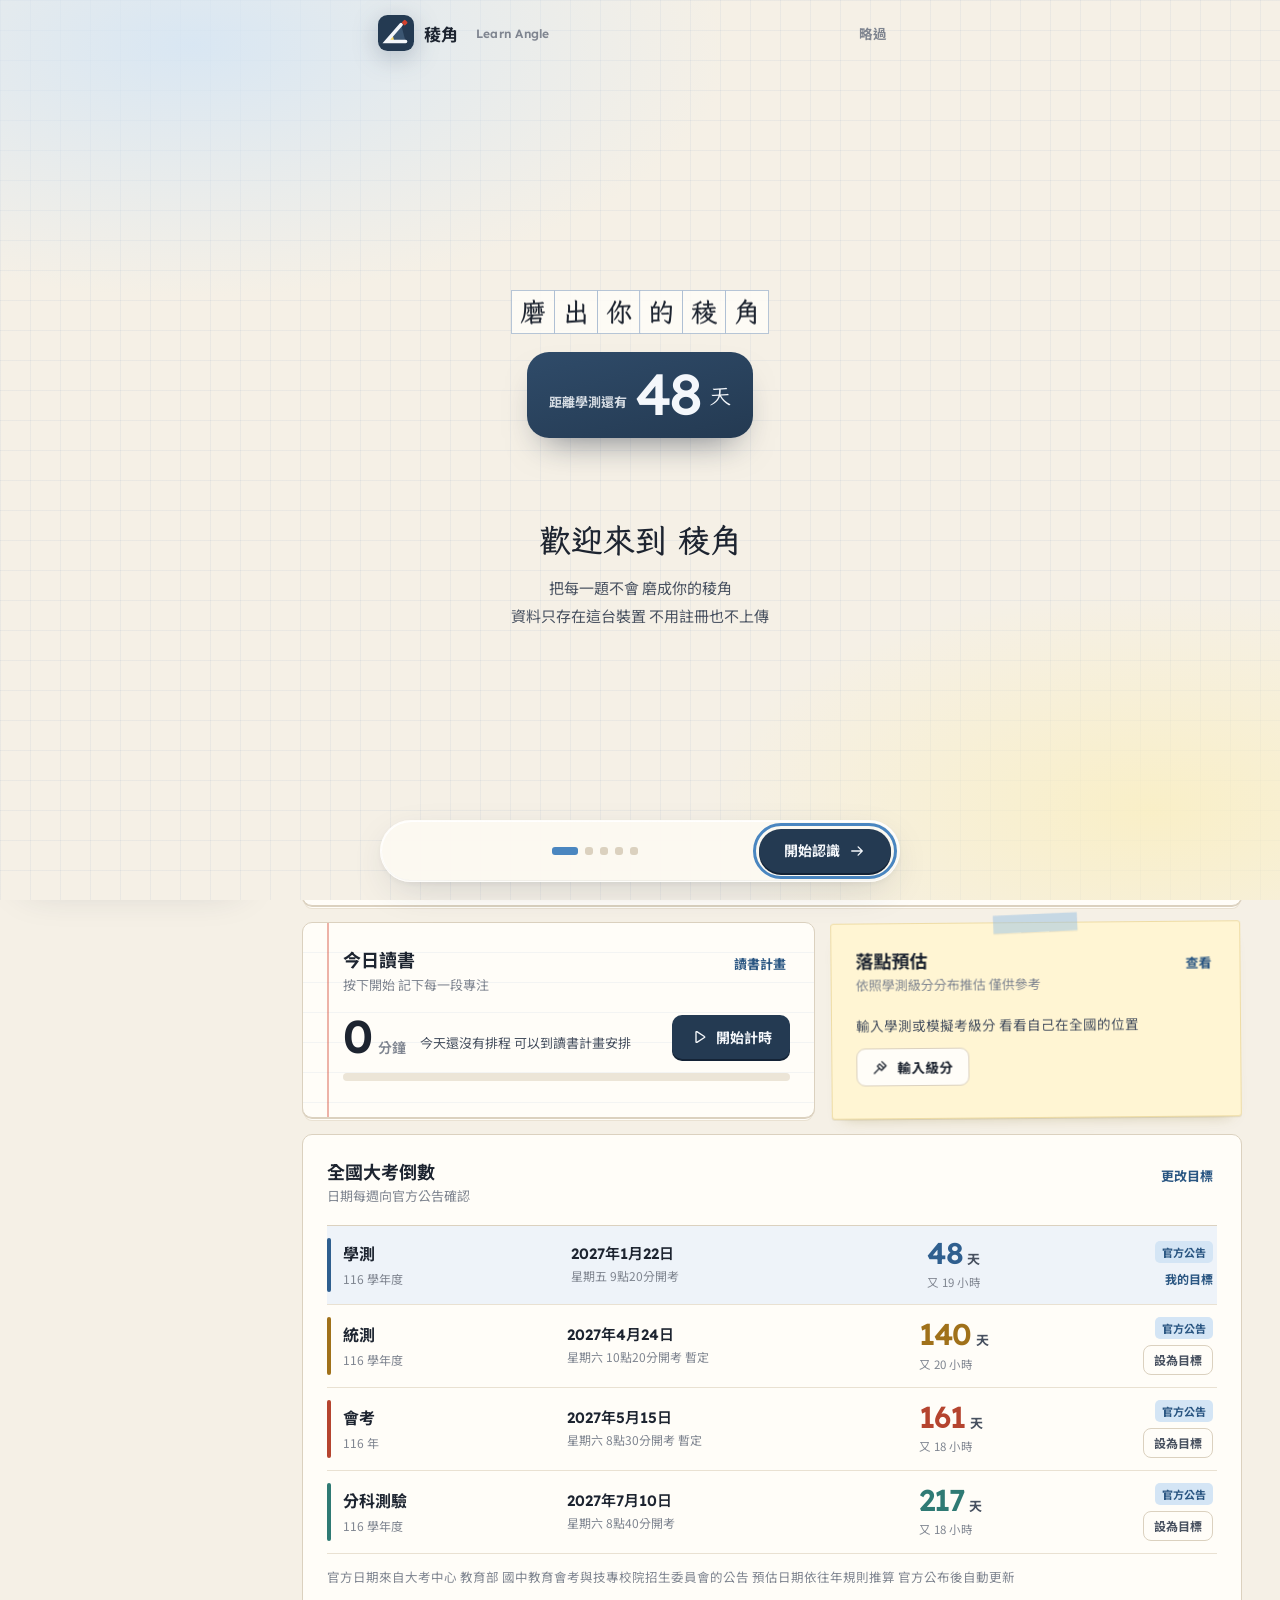
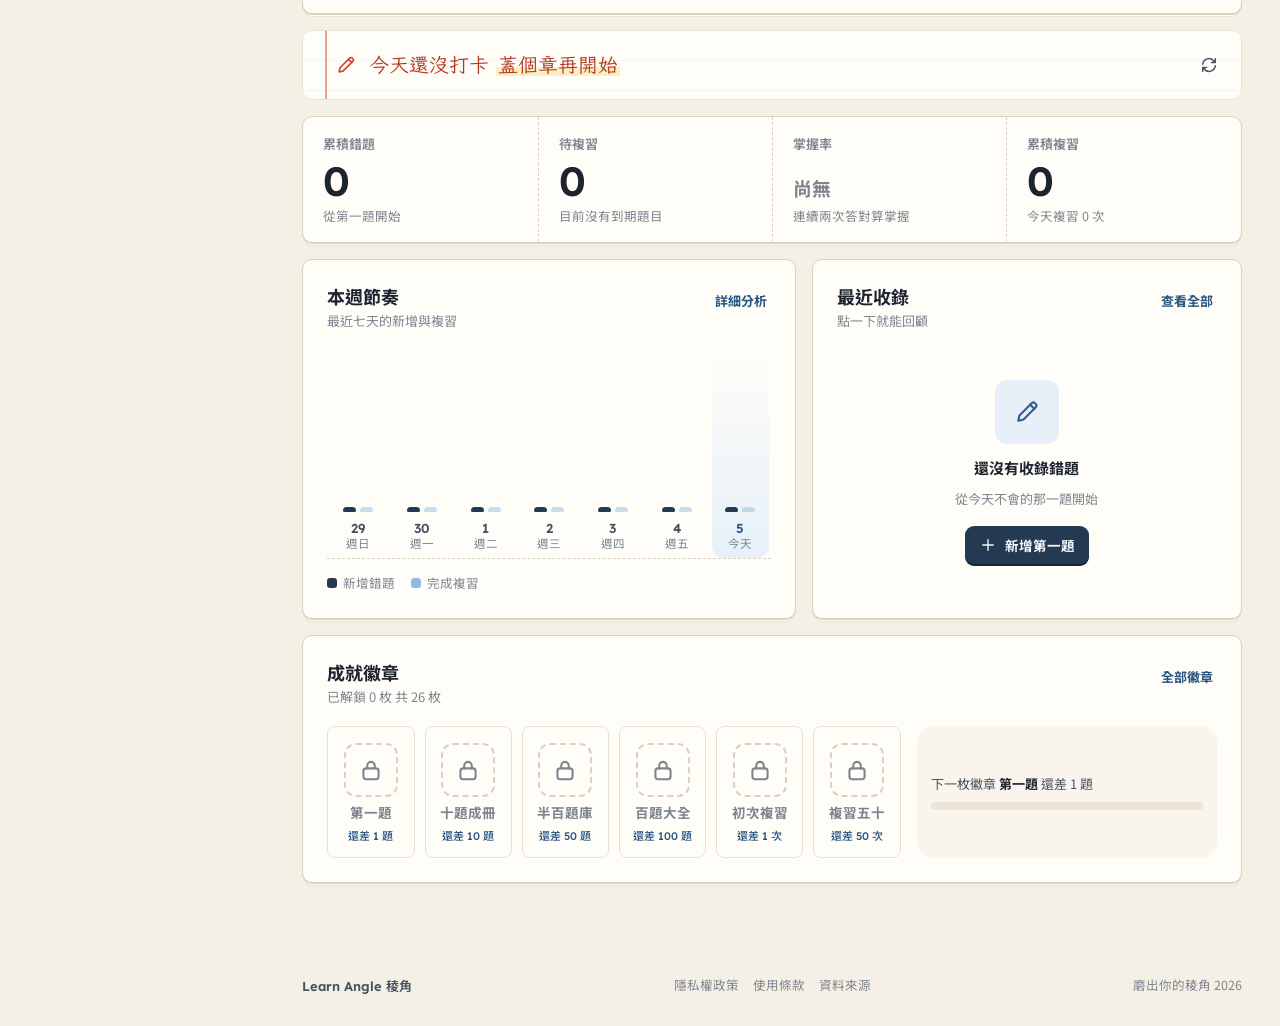
<file: index.html>
<!doctype html>
<html lang="zh-Hant" data-theme="light">
<head>
  <meta charset="UTF-8">
  <meta name="viewport" content="width=device-width, initial-scale=1, viewport-fit=cover">
  <meta name="theme-color" content="#f5f0e6" media="(prefers-color-scheme: light)">
  <meta name="theme-color" content="#10141b" media="(prefers-color-scheme: dark)">
  <meta name="description" content="稜角 Learn Angle 錯題本 讀書計時 讀書排程與學測落點預估 資料只存在你的裝置 磨出你的稜角">
  <meta name="apple-mobile-web-app-capable" content="yes">
  <meta name="apple-mobile-web-app-status-bar-style" content="default">
  <meta name="apple-mobile-web-app-title" content="稜角">
  <title>稜角 Learn Angle</title>
  <link rel="manifest" href="./manifest.webmanifest">
  <link rel="sitemap" href="./sitemap.xml" type="application/xml">
  <!-- Canonical URL and full-resolution metadata for Google, LINE, FB and Threads -->
  <link rel="canonical" href="https://easylearnfromtw.github.io/Learneasyly-/">
  <meta name="robots" content="index, follow, max-image-preview:large">
  <meta name="application-name" content="稜角 Learn Angle">
  <meta name="msapplication-TileColor" content="#132033">
  <meta name="msapplication-TileImage" content="./assets/icon-144.png">
  <link rel="shortcut icon" href="./assets/favicon.ico" type="image/x-icon">
  <link rel="icon" href="./assets/icon-16.png" sizes="16x16" type="image/png">
  <link rel="icon" href="./assets/icon-32.png" sizes="32x32" type="image/png">
  <link rel="icon" href="./assets/icon-48.png" sizes="48x48" type="image/png">
  <link rel="icon" href="./icon.svg" type="image/svg+xml">
  <link rel="apple-touch-icon" href="./assets/apple-touch-icon.png" sizes="180x180">
  <link rel="apple-touch-icon" href="./assets/icon-120.png" sizes="120x120">
  <link rel="apple-touch-icon" href="./assets/icon-152.png" sizes="152x152">
  <link rel="apple-touch-icon" href="./assets/icon-167.png" sizes="167x167">
  <link rel="mask-icon" href="./brand/pinned-tab.svg" color="#142033">
  <meta property="og:type" content="website">
  <meta property="og:locale" content="zh_TW">
  <meta property="og:site_name" content="稜角 Learn Angle">
  <meta property="og:url" content="https://easylearnfromtw.github.io/Learneasyly-/">
  <meta property="og:title" content="稜角 Learn Angle｜錯題本與讀書計時">
  <meta property="og:description" content="稜角 Learn Angle 結合智慧錯題本 讀書計時 讀書排程與學習分析 陪你記錄理解與每一次進步">
  <meta property="og:image" content="https://easylearnfromtw.github.io/Learneasyly-/assets/og-image.jpg">
  <meta property="og:image:secure_url" content="https://easylearnfromtw.github.io/Learneasyly-/assets/og-image.jpg">
  <meta property="og:image:type" content="image/jpeg">
  <meta property="og:image:width" content="1200">
  <meta property="og:image:height" content="630">
  <meta property="og:image:alt" content="稜角 Learn Angle 幾何角度標誌 錯題本 讀書計時 讀書排程">
  <meta name="twitter:card" content="summary_large_image">
  <meta name="twitter:title" content="稜角 Learn Angle｜錯題本與讀書計時">
  <meta name="twitter:description" content="稜角 Learn Angle 結合智慧錯題本 讀書計時 讀書排程與學習分析 陪你記錄理解與每一次進步">
  <meta name="twitter:image" content="https://easylearnfromtw.github.io/Learneasyly-/assets/og-image.jpg">

  <script type="application/ld+json">
  {
    "@context": "https://schema.org",
    "@type": "WebApplication",
    "name": "稜角 Learn Angle",
    "alternateName": "稜角",
    "url": "https://easylearnfromtw.github.io/Learneasyly-/",
    "image": "https://easylearnfromtw.github.io/Learneasyly-/assets/og-image.jpg",
    "description": "錯題本、讀書計時、讀書排程和學習分析的考生學習工具",
    "applicationCategory": "EducationalApplication",
    "operatingSystem": "Web",
    "inLanguage": "zh-Hant",
    "browserRequirements": "Requires JavaScript and IndexedDB",
    "isAccessibleForFree": true
  }
  </script>
  <link rel="preconnect" href="https://fonts.googleapis.com">
  <link rel="preconnect" href="https://fonts.gstatic.com" crossorigin>
  <link href="https://fonts.googleapis.com/css2?family=Lexend:wght@300;400;500;600;700&family=LXGW+WenKai+TC:wght@400;700&family=Noto+Sans+TC:wght@400;500;700;900&display=swap" rel="stylesheet">
  <script>
    (function(){try{var p=localStorage.getItem("learneasyly-theme")||"auto";var d=p==="dark"||(p==="auto"&&matchMedia("(prefers-color-scheme: dark)").matches);document.documentElement.dataset.theme=d?"dark":"light";if(localStorage.getItem("learneasyly-lite")==="1")document.documentElement.classList.add("lite");}catch(e){}})();
  </script>
  <link rel="stylesheet" href="./styles.css">
  <script defer src="./fx.js"></script>
  <script defer src="./glass.js"></script>
  <script defer src="./cube.js"></script>
  <script defer src="./app.js"></script>
</head>
<body>
  <svg class="sprite" aria-hidden="true" focusable="false">
    <defs>
      <symbol id="i-home" viewBox="0 0 24 24"><rect x="3.5" y="3.5" width="7.2" height="7.2" rx="2.2"/><rect x="13.3" y="3.5" width="7.2" height="7.2" rx="2.2"/><rect x="3.5" y="13.3" width="7.2" height="7.2" rx="2.2"/><rect x="13.3" y="13.3" width="7.2" height="7.2" rx="2.2"/></symbol>
      <symbol id="i-plus" viewBox="0 0 24 24"><path d="M12 5v14M5 12h14"/></symbol>
      <symbol id="i-minus" viewBox="0 0 24 24"><path d="M5 12h14"/></symbol>
      <symbol id="i-stack" viewBox="0 0 24 24"><rect x="3.5" y="8" width="17" height="12.5" rx="2.6"/><path d="M6.5 4.8h11M8.5 11.8h7"/></symbol>
      <symbol id="i-cards" viewBox="0 0 24 24"><rect x="7" y="3.5" width="13" height="15" rx="2.6"/><path d="M4.2 7.5v10.2a3 3 0 0 0 3 3h8.3M10.6 11.2l2 2 3.8-4"/></symbol>
      <symbol id="i-chart" viewBox="0 0 24 24"><path d="M5 19.5v-7M10 19.5V5M15 19.5v-4.5M20 19.5V9"/></symbol>
      <symbol id="i-sliders" viewBox="0 0 24 24"><path d="M4 7h9M19 7h1M4 17h3M13 17h7"/><rect x="13" y="4.6" width="5" height="4.8" rx="2.4"/><rect x="7" y="14.6" width="5" height="4.8" rx="2.4"/></symbol>
      <symbol id="i-camera" viewBox="0 0 24 24"><path d="M4 8.5A2.5 2.5 0 0 1 6.5 6h1.7l1.4-2h4.8l1.4 2h1.7A2.5 2.5 0 0 1 20 8.5v8A2.5 2.5 0 0 1 17.5 19h-11A2.5 2.5 0 0 1 4 16.5z"/><rect x="8.6" y="8.6" width="6.8" height="6.8" rx="3.4"/></symbol>
      <symbol id="i-image" viewBox="0 0 24 24"><rect x="3.5" y="4.5" width="17" height="15" rx="2.6"/><path d="M4 17l4.6-4.6 3.4 3.4 2.6-2.6 5 5"/><rect x="14" y="7.6" width="3" height="3" rx="1.5"/></symbol>
      <symbol id="i-scan" viewBox="0 0 24 24"><path d="M4 8.5V6a2 2 0 0 1 2-2h2.5M15.5 4H18a2 2 0 0 1 2 2v2.5M20 15.5V18a2 2 0 0 1-2 2h-2.5M8.5 20H6a2 2 0 0 1-2-2v-2.5M8 10h8M8 14h5"/></symbol>
      <symbol id="i-rotate" viewBox="0 0 24 24"><path d="M19.5 12a7.5 7.5 0 1 1-2.2-5.3M19.5 4.5v4.2h-4.2"/></symbol>
      <symbol id="i-trash" viewBox="0 0 24 24"><path d="M4.5 7h15M9.5 7V4.5h5V7M6.5 7l.9 12.2a1.5 1.5 0 0 0 1.5 1.3h6.2a1.5 1.5 0 0 0 1.5-1.3L17.5 7M10.2 11v5.5M13.8 11v5.5"/></symbol>
      <symbol id="i-search" viewBox="0 0 24 24"><rect x="4" y="4" width="13" height="13" rx="6.5"/><path d="M15.2 15.2L20 20"/></symbol>
      <symbol id="i-close" viewBox="0 0 24 24"><path d="M6.5 6.5l11 11M17.5 6.5l-11 11"/></symbol>
      <symbol id="i-check" viewBox="0 0 24 24"><path d="M5 12.6l4.4 4.4L19 7.4"/></symbol>
      <symbol id="i-flame" viewBox="0 0 24 24"><path d="M12 21c-3.9 0-6.5-2.6-6.5-6.2 0-3.3 2.3-5.3 3.6-7.6.4 1.6 1.2 2.7 2.4 3.3C11.8 7.4 13 4.9 15 3c.3 3 1.6 4.6 2.6 6.2.9 1.4 1.4 2.9 1.4 4.6C19 18.4 16 21 12 21z"/><path d="M12 21c-1.7 0-2.9-1.2-2.9-2.8 0-1.8 1.5-2.8 2.4-4.2.5 1.1 1.6 1.6 2.4 2.6.5.6.9 1.2.9 1.9 0 1.4-1.2 2.5-2.8 2.5z"/></symbol>
      <symbol id="i-trophy" viewBox="0 0 24 24"><path d="M8 4h8v5.5a4 4 0 0 1-8 0zM8 6H5.2c0 2.8 1.2 4.4 3.2 4.8M16 6h2.8c0 2.8-1.2 4.4-3.2 4.8M12 13.5V17M8.5 20.5h7M9.5 17h5l.6 3.5H8.9z"/></symbol>
      <symbol id="i-download" viewBox="0 0 24 24"><path d="M12 4v11M7.5 10.5L12 15l4.5-4.5M5 19.5h14"/></symbol>
      <symbol id="i-upload" viewBox="0 0 24 24"><path d="M12 19.5v-11M7.5 13L12 8.5l4.5 4.5M5 4.5h14"/></symbol>
      <symbol id="i-shield" viewBox="0 0 24 24"><path d="M12 3.2l7 2.8v5.6c0 4.4-2.9 7.6-7 9.2-4.1-1.6-7-4.8-7-9.2V6z"/><path d="M9 12l2.1 2.1L15.2 10"/></symbol>
      <symbol id="i-lens" viewBox="0 0 24 24"><rect x="3.8" y="3.8" width="13" height="13" rx="6.5"/><path d="M15 15l5 5M7.6 10.3h5.4M10.3 7.6V13"/></symbol>
      <symbol id="i-copy" viewBox="0 0 24 24"><rect x="8.5" y="8.5" width="11.5" height="11.5" rx="2.4"/><path d="M15.5 8.5V6a2 2 0 0 0-2-2H6a2 2 0 0 0-2 2v7.5a2 2 0 0 0 2 2h2.5"/></symbol>
      <symbol id="i-edit" viewBox="0 0 24 24"><path d="M4.5 19.5l.8-3.9L15.8 5.1a2 2 0 0 1 2.8 0l.3.3a2 2 0 0 1 0 2.8L8.4 18.7zM13.8 7.1l3.1 3.1"/></symbol>
      <symbol id="i-eye" viewBox="0 0 24 24"><path d="M2.5 12S6 5.5 12 5.5 21.5 12 21.5 12 18 18.5 12 18.5 2.5 12 2.5 12z"/><rect x="9" y="9" width="6" height="6" rx="3"/></symbol>
      <symbol id="i-calendar" viewBox="0 0 24 24"><rect x="3.5" y="5" width="17" height="15.5" rx="2.6"/><path d="M8 3v4M16 3v4M3.5 10h17"/></symbol>
      <symbol id="i-bolt" viewBox="0 0 24 24"><path d="M13.2 3L5.5 13.2h5.8L10.6 21l7.9-10.3h-5.9z"/></symbol>
      <symbol id="i-book" viewBox="0 0 24 24"><path d="M12 6.5c-1.8-1.4-4.5-2-8-2v13c3.5 0 6.2.6 8 2 1.8-1.4 4.5-2 8-2v-13c-3.5 0-6.2.6-8 2zM12 6.5v13"/></symbol>
      <symbol id="i-bulb" viewBox="0 0 24 24"><path d="M9.2 17.5h5.6M10 20.5h4M12 3.5a6 6 0 0 0-3.6 10.8c.6.5.9 1.2.9 1.9v1.3h5.4v-1.3c0-.7.3-1.4.9-1.9A6 6 0 0 0 12 3.5z"/></symbol>
      <symbol id="i-sun" viewBox="0 0 24 24"><rect x="8" y="8" width="8" height="8" rx="4"/><path d="M12 2.8v2M12 19.2v2M2.8 12h2M19.2 12h2M5.5 5.5l1.4 1.4M17.1 17.1l1.4 1.4M5.5 18.5l1.4-1.4M17.1 6.9l1.4-1.4"/></symbol>
      <symbol id="i-moon" viewBox="0 0 24 24"><path d="M19.5 14.6A8 8 0 0 1 9.4 4.5a8 8 0 1 0 10.1 10.1z"/></symbol>
      <symbol id="i-auto" viewBox="0 0 24 24"><rect x="3.5" y="4.5" width="17" height="12" rx="2.4"/><path d="M8.5 20h7M12 16.5V20"/></symbol>
      <symbol id="i-arrow" viewBox="0 0 24 24"><path d="M5 12h14M13.5 6.5L19 12l-5.5 5.5"/></symbol>
      <symbol id="i-skip" viewBox="0 0 24 24"><path d="M6 6.5l7.5 5.5L6 17.5zM17.5 6.5v11"/></symbol>
      <symbol id="i-wave" viewBox="0 0 24 24"><path d="M3 12.5c2.2-3.2 4.3-3.2 6.5 0s4.3 3.2 6.5 0 3.3-3.2 5 0"/></symbol>
      <symbol id="i-lock" viewBox="0 0 24 24"><rect x="5" y="10.5" width="14" height="10" rx="2.4"/><path d="M8.5 10.5V8a3.5 3.5 0 0 1 7 0v2.5"/></symbol>
      <symbol id="i-refresh" viewBox="0 0 24 24"><path d="M4.5 11a7.5 7.5 0 0 1 13.3-3.8l1.7 1.8M19.5 4.5V9h-4.5M19.5 13a7.5 7.5 0 0 1-13.3 3.8L4.5 15M4.5 19.5V15H9"/></symbol>
      <symbol id="i-pen" viewBox="0 0 24 24"><path d="M14.5 5.5l4 4M4.5 19.5l1-4.5L16 4.5a2 2 0 0 1 2.8 0l.7.7a2 2 0 0 1 0 2.8L9 18.5z"/></symbol>
      <symbol id="i-chat" viewBox="0 0 24 24"><path d="M5 5h14a1.5 1.5 0 0 1 1.5 1.5v8.5A1.5 1.5 0 0 1 19 16.5H10l-5 4v-4a1.5 1.5 0 0 1-1.5-1.5V6.5A1.5 1.5 0 0 1 5 5z"/><path d="M8 9.5h8M8 12.5h5"/></symbol>
      <symbol id="i-leaf" viewBox="0 0 24 24"><path d="M5 19c0-8.5 5-13.5 14-14 0 9-5 14-13 14zM5 19c3-4 6-6.5 9.5-8.5"/></symbol>
      <symbol id="i-star" viewBox="0 0 24 24"><path d="M12 3.8l2.5 5.2 5.6.8-4.1 3.9 1 5.6L12 16.6l-5 2.7 1-5.6-4.1-3.9 5.6-.8z"/></symbol>
      <symbol id="i-target" viewBox="0 0 24 24"><path d="M4 20l6.5-6.5M14 4.5l5.5 5.5M11 7.5l5.5 5.5-3 3-5.5-5.5zM16.5 13l3-3"/></symbol>
      <symbol id="i-layers" viewBox="0 0 24 24"><path d="M12 4l8.5 4.5L12 13 3.5 8.5zM3.5 12.5L12 17l8.5-4.5M3.5 16.5L12 21l8.5-4.5"/></symbol>
      <symbol id="i-hand" viewBox="0 0 24 24"><path d="M8.5 11.5V5.8a1.6 1.6 0 0 1 3.2 0v4.7M11.7 10.5V4.6a1.6 1.6 0 0 1 3.2 0v6M14.9 10.6V6.4a1.6 1.6 0 0 1 3.2 0v7.1c0 4.2-2.6 7-6.4 7-2.4 0-4-1-5.3-2.9l-2.3-3.4a1.6 1.6 0 0 1 2.5-2l2.1 2V8.6"/></symbol>
      <symbol id="i-stamp" viewBox="0 0 24 24"><path d="M9.5 3.5h5v3.2c0 1 .5 1.8 1.3 2.3l1.4.8c.8.5 1.3 1.3 1.3 2.3v1.4H5.5v-1.4c0-1 .5-1.8 1.3-2.3l1.4-.8c.8-.5 1.3-1.3 1.3-2.3zM4.5 16.5h15M7 20h10"/></symbol>
      <symbol id="i-info" viewBox="0 0 24 24"><rect x="3.5" y="3.5" width="17" height="17" rx="5"/><path d="M12 11v5.5M12 7.6v.4"/></symbol>
      <symbol id="i-timer" viewBox="0 0 24 24"><rect x="4.5" y="6.8" width="15" height="14" rx="5"/><path d="M12 10.6v3.6l2.3 1.6M9.4 3.4h5.2M12 3.4v3.4M18.2 7.6l1.5-1.5"/></symbol>
      <symbol id="i-play" viewBox="0 0 24 24"><path d="M8 5.6v12.8a.8.8 0 0 0 1.2.7l10-6.4a.8.8 0 0 0 0-1.4l-10-6.4a.8.8 0 0 0-1.2.7z"/></symbol>
      <symbol id="i-pause" viewBox="0 0 24 24"><path d="M8.5 5.5v13M15.5 5.5v13"/></symbol>
      <symbol id="i-stop" viewBox="0 0 24 24"><rect x="6" y="6" width="12" height="12" rx="2.6"/></symbol>
      <symbol id="i-plan" viewBox="0 0 24 24"><rect x="3.5" y="5" width="17" height="15.5" rx="2.6"/><path d="M8 3v4M16 3v4M3.5 10h17M8.8 15l2.2 2.2 4.3-4.4"/></symbol>
      <symbol id="i-school" viewBox="0 0 24 24"><path d="M3.5 9.6L12 4.5l8.5 5.1M5.6 10.4v7.6M9.9 10.4v7.6M14.1 10.4v7.6M18.4 10.4v7.6M3.5 20.4h17"/></symbol>
      <symbol id="i-external" viewBox="0 0 24 24"><path d="M14 4.5h5.5V10M19.5 4.5L11 13M10 6H6.5a2 2 0 0 0-2 2v9.5a2 2 0 0 0 2 2H16a2 2 0 0 0 2-2V14"/></symbol>
      <symbol id="i-focus" viewBox="0 0 24 24"><path d="M4 9V5.5A1.5 1.5 0 0 1 5.5 4H9M15 4h3.5A1.5 1.5 0 0 1 20 5.5V9M20 15v3.5a1.5 1.5 0 0 1-1.5 1.5H15M9 20H5.5A1.5 1.5 0 0 1 4 18.5V15"/></symbol>
      <symbol id="i-doc" viewBox="0 0 24 24"><path d="M7 3.5h7l4.5 4.5v11a1.5 1.5 0 0 1-1.5 1.5H7A1.5 1.5 0 0 1 5.5 19V5A1.5 1.5 0 0 1 7 3.5zM14 3.5V8h4.5M8.5 12.5h7M8.5 16h5"/></symbol>
      <symbol id="i-flag" viewBox="0 0 24 24"><path d="M5.5 20.5V4M5.5 4.5h11.5l-2.6 4 2.6 4H5.5"/></symbol>
      <symbol id="i-angle" viewBox="0 0 24 24"><path d="M15.5 5L5 18.5h14"/><path d="M5 18.5h5.5l-1.3-5"/></symbol>
    </defs>
  </svg>

  <div class="backdrop" aria-hidden="true"><span class="bg-blob b1"></span><span class="bg-blob b2"></span><span class="bg-blob b3"></span></div>

  <div class="app">
    <aside class="sidebar glass" aria-label="側邊導覽">
      <a href="#overview" class="brand" data-go="overview" aria-label="稜角 回到總覽">
        <svg class="brand-mark" viewBox="0 0 64 64" aria-hidden="true"><rect width="64" height="64" rx="17" fill="var(--board)"/><path d="M15 47L41 17 49 47z" fill="#8fbbe3" opacity=".22"/><path d="M15 47h14l-3.2-12.6z" fill="#f5d562"/><path d="M41 17L15 47h34" fill="none" stroke="var(--chalk)" stroke-width="6.4" stroke-linecap="round" stroke-linejoin="miter" stroke-miterlimit="8"/><rect x="43.5" y="9.5" width="8" height="8" rx="2" fill="var(--red)" transform="rotate(45 47.5 13.5)"/></svg>
        <span class="brand-word"><b>稜角</b><small>Learn Angle</small></span>
      </a>
      <nav id="sideNav" class="side-nav" aria-label="主要導覽">
        <span class="side-capsule" aria-hidden="true"></span>
        <button class="side-item" data-go="overview"><svg class="ic"><use href="#i-home"/></svg><span>總覽</span></button>
        <button class="side-item" data-go="add"><svg class="ic"><use href="#i-plus"/></svg><span>新增錯題</span><kbd class="kbd">N</kbd></button>
        <button class="side-item" data-go="library"><svg class="ic"><use href="#i-stack"/></svg><span>錯題資料庫</span></button>
        <button class="side-item" data-go="review"><svg class="ic"><use href="#i-cards"/></svg><span>今日複習</span><span class="due-pill" id="navDue">0</span></button>
        <button class="side-item" data-go="study"><svg class="ic"><use href="#i-timer"/></svg><span>讀書計時</span><span class="side-live" id="sideTimer" hidden></span><kbd class="kbd">T</kbd></button>
        <button class="side-item" data-go="schedule"><svg class="ic"><use href="#i-calendar"/></svg><span>讀書排程</span></button>
        <button class="side-item" data-go="analytics"><svg class="ic"><use href="#i-chart"/></svg><span>學習分析</span></button>
        <button class="side-item" data-go="admit"><svg class="ic"><use href="#i-school"/></svg><span>落點預估</span></button>
        <button class="side-item" data-go="settings"><svg class="ic"><use href="#i-sliders"/></svg><span>設定與備份</span></button>
      </nav>
      <div class="side-streak" id="sideStreakCard">
        <div class="streak-row"><svg class="ic flame"><use href="#i-flame"/></svg><div><strong><span id="sideStreak">0</span> 天</strong><small id="sideStreakText">連續打卡</small></div></div>
        <div class="week-dots" id="sideWeek" aria-label="本週打卡紀錄"></div>
        <button type="button" class="btn btn-stamp btn-wide" id="sideCheckin" data-checkin><svg class="ic"><use href="#i-stamp"/></svg><span id="sideCheckinLabel">今天打卡</span></button>
      </div>
      <p class="side-privacy"><svg class="ic"><use href="#i-shield"/></svg>資料只存在這台裝置</p>
    </aside>

    <main class="main" id="main">
      <header class="topbar glass">
        <a href="#overview" class="top-brand" data-go="overview" aria-label="稜角 回到總覽">
          <svg class="brand-mark" viewBox="0 0 64 64" aria-hidden="true"><rect width="64" height="64" rx="17" fill="var(--board)"/><path d="M15 47L41 17 49 47z" fill="#8fbbe3" opacity=".22"/><path d="M15 47h14l-3.2-12.6z" fill="#f5d562"/><path d="M41 17L15 47h34" fill="none" stroke="var(--chalk)" stroke-width="6.4" stroke-linecap="round" stroke-linejoin="miter" stroke-miterlimit="8"/><rect x="43.5" y="9.5" width="8" height="8" rx="2" fill="var(--red)" transform="rotate(45 47.5 13.5)"/></svg>
        </a>
        <div class="top-text"><strong id="greetText">你好</strong><span id="todayText"></span></div>
        <div class="top-actions">
          <button type="button" class="mini-timer" id="miniTimer" hidden aria-label="讀書計時中 前往讀書計畫"><i class="mt-dot" id="miniTimerDot"></i><span class="mt-time" id="miniTimerTime">0 00</span></button>
          <button type="button" class="streak-chip" id="mobileStreak" data-checkin aria-label="每日打卡" title="每日打卡"><svg class="ic"><use href="#i-flame"/></svg><b id="mobileStreakNum">0</b><span class="chip-cta">打卡</span></button>
          <button class="icon-btn" id="searchQuick" aria-label="搜尋錯題" title="搜尋錯題"><svg class="ic"><use href="#i-search"/></svg></button>
          <button class="icon-btn" id="themeQuick" aria-label="切換深淺色" title="切換深淺色"><svg class="ic"><use href="#i-moon"/></svg></button>
          <button class="icon-btn only-mobile" data-go="settings" aria-label="設定與備份" title="設定與備份"><svg class="ic"><use href="#i-sliders"/></svg></button>
          <button class="btn btn-primary btn-sm only-desk" data-go="add"><svg class="ic"><use href="#i-plus"/></svg>新增錯題</button>
        </div>
      </header>

      <div class="content">
        <!-- 總覽 -->
        <section class="page active" id="page-overview" aria-labelledby="h-overview">
          <div class="page-head">
            <h1 class="grid-title" id="h-overview" data-grid="每一次弄懂 都更接近理想的自己">每一次弄懂 都更接近理想的自己</h1>
            <p class="lede" id="heroLede">把不會的題目留下 把學會的證據累積起來</p>
          </div>

          <div class="hero">
            <article class="board" id="examBoard" aria-label="考試倒數">
              <div class="board-grain" aria-hidden="true"></div>
              <div class="board-top"><span id="boardTitle">距離學測還有</span><button type="button" class="board-tag" id="boardTag" data-go="settings" data-scroll="setExam" aria-label="更改目標考試">116 學年度</button></div>
              <div class="board-num"><span class="chalk-num" id="countDays">0</span><span class="board-unit">天</span></div>
              <div class="board-meta"><strong id="examDisplay">2027年1月22日</strong><span id="examWeekday">星期五</span></div>
              <p class="board-live" id="boardLive" aria-live="off"></p>
              <div class="tally" id="tally" aria-hidden="true"></div>
              <p class="tally-cap" id="tallyCap">百日衝刺</p>
              <div class="board-ledge" aria-hidden="true"><i class="chalk-stick"></i><i class="chalk-stick s2"></i></div>
            </article>

            <article class="goal" id="goalCard" aria-label="今日目標">
              <div class="goal-head">
                <div><h2>今日目標</h2><p id="goalText">完成 8 個學習動作</p></div>
                <button class="icon-btn glass-btn" id="goalAdjust" aria-label="調整每日目標" title="調整每日目標"><svg class="ic"><use href="#i-sliders"/></svg></button>
              </div>
              <div class="cube-stage" id="cubeStage" title="拖曳轉動 點一下會濺起水花">
                <canvas id="cubeCanvas" aria-hidden="true"></canvas>
                <div class="cube-fallback" id="cubeFallback" aria-hidden="true"><div class="cf-glass"><div class="cf-liquid"></div></div></div>
              </div>
              <div class="goal-foot">
                <div class="goal-num"><strong id="goalDone">0</strong><span>已完成</span></div>
                <div class="goal-num"><strong id="goalTarget">8</strong><span>目標</span></div>
                <div class="goal-num"><strong id="streakNum">0</strong><span>連續打卡</span></div>
              </div>
            </article>
          </div>

          <section class="stamp-card" id="stampCard" aria-label="每日打卡">
            <button type="button" class="stamp-stub" id="stampStub" data-checkin aria-label="開啟每日打卡"></button>
            <div class="stamp-main">
              <div class="stamp-head"><div><h2>每日打卡</h2><p id="stampText">今天還沒打卡 蓋個章再開始</p></div><button type="button" class="link-btn" data-checkin>打卡月曆</button></div>
              <div class="stamp-week" id="stampWeek"></div>
            </div>
            <div class="stamp-stats">
              <div><strong id="ckStreak">0</strong><span>連續打卡</span></div>
              <div><strong id="ckMonth">0</strong><span>本月打卡</span></div>
              <div><strong id="ckTotal">0</strong><span>累積印章</span></div>
            </div>
          </section>

          <form class="panel daily daily-row" id="dailyForm" novalidate aria-label="今日練習紀錄">
            <div class="panel-head"><div><h2>今日練習紀錄</h2><p class="muted">記下今天總共做幾題 分析才不會只看錯題</p></div></div>
            <div class="steppers">
              <div class="stepper"><span class="stepper-label">今天做了</span><div class="stepper-box"><button type="button" class="step-btn" data-step="dailyTotal" data-delta="-1" aria-label="做題數減一"><svg class="ic"><use href="#i-minus"/></svg></button><input id="dailyTotal" type="number" inputmode="numeric" min="0" max="9999" value="0" aria-label="今天做題數"><button type="button" class="step-btn" data-step="dailyTotal" data-delta="1" aria-label="做題數加一"><svg class="ic"><use href="#i-plus"/></svg></button></div><span class="stepper-unit">題</span></div>
              <div class="stepper"><span class="stepper-label">答對了</span><div class="stepper-box"><button type="button" class="step-btn" data-step="dailyCorrect" data-delta="-1" aria-label="答對數減一"><svg class="ic"><use href="#i-minus"/></svg></button><input id="dailyCorrect" type="number" inputmode="numeric" min="0" max="9999" value="0" aria-label="今天答對數"><button type="button" class="step-btn" data-step="dailyCorrect" data-delta="1" aria-label="答對數加一"><svg class="ic"><use href="#i-plus"/></svg></button></div><span class="stepper-unit">題</span></div>
            </div>
            <div class="daily-side">
              <div class="daily-rate"><div class="meter"><i id="dailyRateBar"></i></div><span id="dailyRate">還沒有紀錄</span></div>
              <p class="daily-save" id="dailySave" data-state="idle" role="status" aria-live="polite"><svg class="ic"><use href="#i-check"/></svg><span id="dailySaveText">改數字就會自動儲存</span></p>
            </div>
          </form>

          <div class="duo">
            <section class="panel study-card" id="studyCard" aria-label="今日讀書">
              <div class="panel-head"><div><h2>今日讀書</h2><p class="muted" id="scSub">按下開始 記下每一段專注</p></div><button type="button" class="link-btn" data-go="study">讀書計畫</button></div>
              <div class="sc-main">
                <div class="sc-time"><strong id="scMinutes">0</strong><span>分鐘</span></div>
                <div class="sc-goal" id="scGoal">今天還沒有排程</div>
                <button type="button" class="btn btn-primary sc-go" id="scStart"><svg class="ic"><use href="#i-play"/></svg><span id="scStartText">開始計時</span></button>
              </div>
              <div class="meter"><i id="scBar"></i></div>
              <div class="sc-plan" id="scPlan"></div>
            </section>
            <section class="panel admit-teaser" id="admitTeaser" aria-label="落點預估">
              <div class="panel-head"><div><h2>落點預估</h2><p class="muted">依照學測級分分布推估 僅供參考</p></div><button type="button" class="link-btn" data-go="admit">查看</button></div>
              <div class="at-body" id="atBody"></div>
            </section>
          </div>

          <section class="panel exams-panel" id="examsPanel" aria-labelledby="h-exams">
            <div class="panel-head"><div><h2 id="h-exams">全國大考倒數</h2><p class="muted" id="examsSub">日期每週向官方公告確認</p></div><button type="button" class="link-btn" data-go="settings" data-scroll="setExam">更改目標</button></div>
            <div class="exam-rows" id="examRows"></div>
            <p class="foot" id="examsFoot"></p>
          </section>

          <div class="cheer" id="cheerStrip">
            <svg class="ic cheer-pen"><use href="#i-pen"/></svg>
            <p class="cheer-text" id="cheerText">今天也來弄懂一題吧</p>
            <button class="icon-btn" id="cheerNext" aria-label="換一句鼓勵" title="換一句"><svg class="ic"><use href="#i-refresh"/></svg></button>
          </div>

          <div class="metrics">
            <div class="metric spot"><span class="metric-ic"><svg class="ic"><use href="#i-stack"/></svg></span><span class="metric-label">累積錯題</span><strong id="statTotal" data-count="0">0</strong><small id="statTotalSub">已整理的題目</small></div>
            <div class="metric spot"><span class="metric-ic warm"><svg class="ic"><use href="#i-cards"/></svg></span><span class="metric-label">待複習</span><strong id="statDue" data-count="0">0</strong><small id="statDueSub">今天該再看一次</small></div>
            <div class="metric spot"><span class="metric-ic mint"><svg class="ic"><use href="#i-leaf"/></svg></span><span class="metric-label">掌握率</span><strong id="statMastery">0</strong><small id="statMasterySub">連續兩次答對算掌握</small></div>
            <div class="metric spot"><span class="metric-ic sky"><svg class="ic"><use href="#i-refresh"/></svg></span><span class="metric-label">累積複習</span><strong id="statReviews" data-count="0">0</strong><small id="statReviewsSub">每一次重做都算數</small></div>
          </div>

          <div class="split">
            <div class="panel">
              <div class="panel-head"><div><h2>本週節奏</h2><p class="muted">最近七天的新增與複習</p></div><button class="link-btn" data-go="analytics">詳細分析</button></div>
              <div class="activity-chart" id="overviewChart"></div>
              <div class="legend"><span><i class="lg lg-board"></i>新增錯題</span><span><i class="lg lg-mint"></i>完成複習</span></div>
            </div>
            <div class="panel">
              <div class="panel-head"><div><h2>最近收錄</h2><p class="muted">點一下就能回顧</p></div><button class="link-btn" data-go="library">查看全部</button></div>
              <div id="recentList" class="recent-list"></div>
            </div>
          </div>

          <div class="panel achieve-panel">
            <div class="panel-head"><div><h2>成就徽章</h2><p class="muted" id="achieveSummary">已解鎖 0 枚</p></div><button class="link-btn" data-go="analytics" data-scroll="achievementGrid">全部徽章</button></div>
            <div class="achieve-wrap"><div class="achieve-strip" id="achieveStrip"></div><div class="next-achieve" id="nextAchieve"></div></div>
          </div>

          <div id="backupReminder" class="reminder" hidden role="status">
            <svg class="ic"><use href="#i-shield"/></svg>
            <div><strong>你的錯題值得好好保存</strong><p>已經超過一週沒有備份 把題目照片和詳解另存一份吧</p></div>
            <button type="button" class="btn btn-ghost" data-go="settings">前往備份</button>
          </div>
        </section>

        <!-- 新增錯題 -->
        <section class="page" id="page-add" aria-labelledby="editorHeading">
          <div class="page-head">
            <h1 class="grid-title small" id="editorHeading" data-grid="新增錯題">新增錯題</h1>
            <p class="lede" id="editorLede">邊寫邊自動儲存 從一張照片開始留住今天弄懂的觀念</p>
          </div>
          <form id="questionForm" class="editor" novalidate>
            <div class="editor-main">
              <div class="panel">
                <div class="step"><span class="step-no">01</span><div><h2>題目與照片</h2><p>可以拖曳圖片進來 或直接貼上截圖</p></div></div>
                <div class="photo-drop" id="photoDrop" tabindex="0" role="button" aria-label="選擇題目圖片">
                  <div class="photo-empty" id="photoEmpty">
                    <span class="drop-ic"><svg class="ic"><use href="#i-image"/></svg></span>
                    <strong>拍照或選擇題目圖片</strong>
                    <small>拖曳 貼上 或點這裡選擇 支援 JPG PNG HEIC</small>
                  </div>
                  <img id="photoPreview" alt="題目圖片預覽" hidden>
                </div>
                <input type="file" accept="image/*" id="galleryInput" hidden>
                <input type="file" accept="image/*" capture="environment" id="cameraInput" hidden>
                <div class="tool-row glass-tools" role="toolbar" aria-label="圖片工具">
                  <button type="button" class="tool" id="takePhoto"><svg class="ic"><use href="#i-camera"/></svg><span>相機</span></button>
                  <button type="button" class="tool" id="choosePhoto"><svg class="ic"><use href="#i-image"/></svg><span>相簿</span></button>
                  <button type="button" class="tool tool-accent" id="runOcr"><svg class="ic"><use href="#i-scan"/></svg><span>重新辨識</span></button>
                  <button type="button" class="tool" id="runInkCrop" title="黑筆或不易分離的手寫內容可以另外圈選保存"><svg class="ic"><use href="#i-pen"/></svg><span>補抓筆跡</span></button>
                  <button type="button" class="tool" id="runVisual" hidden><svg class="ic"><use href="#i-chart"/></svg><span>圖像分區</span></button>
                  <button type="button" class="tool" id="rotatePhoto"><svg class="ic"><use href="#i-rotate"/></svg><span>旋轉</span></button>
                  <button type="button" class="tool" id="zoomPhoto"><svg class="ic"><use href="#i-lens"/></svg><span>放大</span></button>
                  <button type="button" class="tool tool-quiet" id="removePhoto"><svg class="ic"><use href="#i-trash"/></svg><span>移除</span></button>
                </div>
                <div class="ocr-line"><div class="meter thin" id="ocrMeter" hidden><i id="ocrBar"></i></div><p id="ocrStatus" class="status-note" role="status">圖片上傳後會在背景辨識並整理圖文</p></div>
                <section class="visual-panel" aria-label="圖像區塊">
                  <div class="visual-panel-head"><strong>圖像區塊</strong><span id="visualCount"></span></div>
                  <div id="visualList" class="visual-list" aria-live="polite"><p class="visual-empty">上傳圖片後會自動整理圖表或示圖</p></div>
                </section>
                <details class="ocr-help"><summary><svg class="ic"><use href="#i-bulb"/></svg>辨識不準或跑不動時</summary>
                  <ul class="plain-list">
                    <li>照片偏暗或有局部陰影時 會自動調整 OCR 用的背景亮度 原圖照常保存</li>
                    <li>拍照時盡量正對紙面 避免嚴重失焦 反光與遮擋 保留完整題目與選項</li>
                    <li>上傳後文字及圖像在裝置上自動處理 請對照原圖校正辨識結果</li>
                    <li>數學題會特別標示向量箭頭 線段上劃線 內積 根號與分數 不能辨識時會提示校對</li>
                    <li>彩色手寫字、圈選和批註會嘗試自動保存為獨立圖塊，不一定能與印刷彩色圖案區分</li>
                    <li>黑筆字或與印刷重疊的筆跡可按「補抓筆跡」圈選保存，再自行記錄內容</li>
                    <li>手寫公式與數字不會被系統當成已核對的題目或答案</li>
                    <li>圖表和示圖會嘗試自動辨識及擷取 無法確定時保留原圖</li>
                    <li>圖表自動擷取不等於正確重建數據 圖上的數字仍需人工核對</li>
                    <li>iPhone 在照片裡長按題目文字 選取後拷貝 再貼到題目文字</li>
                    <li>Android 在相簿打開照片 用文字選取功能複製後貼上</li>
                    <li>題目很短時 直接打字通常最快</li>
                  </ul>
                </details>
                <div class="field"><label for="questionText">題目文字 <span>可編輯</span></label><textarea id="questionText" rows="5" spellcheck="false" placeholder="辨識結果會出現在這裡 也可以直接貼上題目文字"></textarea>
                  <div id="questionMathTools"><div class="math-mark-tools" role="group" aria-label="數學記號插入工具">
                  <span class="math-mark-tools-label">數學符號</span>
                  <button type="button" data-math-mark="vector" title="選取 OA 後插入完整的向量箭頭">向量 →</button>
                  <button type="button" data-math-mark="segment" title="選取 OA 後插入線段上劃線">線段 ―</button>
                  <button type="button" data-math-mark="dot" title="插入內積點">內積 ·</button>
                  <button type="button" data-math-mark="fraction" title="插入分數">分數</button>
                  <button type="button" data-math-mark="sqrt" title="插入根號">根號 √</button>
                  <button type="button" data-math-mark="power">次方 x²</button>
                  <button type="button" data-math-mark="index">下標 a₁</button>
                  <button type="button" data-math-mark="angle">角 ∠</button>
                  <button type="button" data-math-mark="parallel">平行 ∥</button>
                  <button type="button" data-math-mark="perp">垂直 ⟂</button>
                  <button type="button" data-math-mark="pi">π</button>
                  <button type="button" data-math-mark="leq">≤</button>
                </div></div>
                  <div id="questionMathNotice" hidden aria-live="polite"></div>
                  <div class="math-live-preview" id="questionMathPreview" hidden aria-label="數學記號排版預覽"></div>
                </div>
              </div>

              <div class="panel">
                <div class="step"><span class="step-no">02</span><div><h2>解答與理解</h2><p>抄下課本 講義或老師的詳解 再用自己的話寫一次</p></div></div>
                <div class="field"><label for="answerText">正確答案</label><input id="answerText" maxlength="500" placeholder="例如 x 等於 9" autocomplete="off"></div>
                <div class="field"><label for="solutionText">完整詳解 <span>支援 LaTeX 數學式</span></label><textarea id="solutionText" rows="9" placeholder="把步驟 解析 其他解法貼進來"></textarea></div>
                <div class="field"><label for="reflectionText">給未來的自己 <span>選填</span></label><textarea id="reflectionText" class="note-input" rows="3" placeholder="這題我原本卡在哪裡 下次要注意什麼"></textarea></div>
              </div>
            </div>

            <div class="editor-side">
              <div class="panel sticky">
                <div class="step"><span class="step-no">03</span><div><h2>分類與保存</h2><p>標好分類 複習時更好找</p></div></div>
                <div class="field"><span class="field-label">科目</span><div class="chips" id="subjectChips" role="radiogroup" aria-label="科目"></div></div>
                <div class="field"><label for="topicField">單元或主題</label><input id="topicField" maxlength="80" placeholder="例如 排列組合" list="topicList" autocomplete="off"><datalist id="topicList"></datalist></div>
                <div class="field"><label for="sourceField">題目來源 <span>選填</span></label><input id="sourceField" maxlength="120" placeholder="例如 第二次模擬考第12題" autocomplete="off"></div>
                <div class="field"><span class="field-label">難度</span>
                  <div class="seg seg-level" id="levelSeg" role="radiogroup" aria-label="難度">
                    <span class="seg-capsule" aria-hidden="true"></span>
                    <label class="seg-item"><input type="radio" name="difficulty" value="1"><span>1</span></label>
                    <label class="seg-item"><input type="radio" name="difficulty" value="2"><span>2</span></label>
                    <label class="seg-item"><input type="radio" name="difficulty" value="3" checked><span>3</span></label>
                    <label class="seg-item"><input type="radio" name="difficulty" value="4"><span>4</span></label>
                    <label class="seg-item"><input type="radio" name="difficulty" value="5"><span>5</span></label>
                  </div>
                  <small class="hint" id="levelLabel">中等 需要想一下</small>
                </div>
                <div class="field"><span class="field-label">錯誤原因</span><div class="chips chips-soft" id="reasonChips" role="radiogroup" aria-label="錯誤原因"></div></div>
                <div class="complete">
                  <div class="complete-head"><span>完整度</span><b id="completePct">0</b></div>
                  <div class="meter"><i id="completeBar"></i></div>
                  <ul class="complete-list" id="completeList"></ul>
                </div>
                <div class="autosave" id="autosave" data-state="idle" role="status" aria-live="polite"><span class="as-dot" aria-hidden="true"></span><span id="autosaveText">輸入題目或加入照片 就會自動儲存</span></div>
                <button type="submit" class="btn btn-primary btn-wide btn-save" id="saveBtn"><svg class="ic"><use href="#i-check"/></svg><span id="saveLabel">完成這一題</span></button>
                <button type="button" class="btn btn-quiet btn-wide" id="cancelEdit">清空重來</button>
                <div id="saveStatus" class="status-note" role="status"></div>
              </div>
            </div>
          </form>
        </section>

        <!-- 錯題資料庫 -->
        <section class="page" id="page-library" aria-labelledby="h-library">
          <div class="page-head">
            <h1 class="grid-title small" id="h-library" data-grid="錯題資料庫">錯題資料庫</h1>
            <p class="lede">收集只是開始 能再做對才是終點</p>
          </div>
          <div class="lib-tools">
            <div class="search glass-field"><svg class="ic"><use href="#i-search"/></svg><input id="searchInput" type="search" placeholder="搜尋題目 單元 詳解或來源" autocomplete="off" aria-label="搜尋錯題"><kbd class="kbd only-desk">F</kbd><button type="button" class="icon-btn mini" id="searchClear" aria-label="清除搜尋" hidden><svg class="ic"><use href="#i-close"/></svg></button></div>
            <div class="seg seg-status" id="statusSeg" role="tablist" aria-label="複習狀態">
              <span class="seg-capsule" aria-hidden="true"></span>
              <button class="seg-item active" data-status="all" role="tab">全部<b data-n="all">0</b></button>
              <button class="seg-item" data-status="due" role="tab">待複習<b data-n="due">0</b></button>
              <button class="seg-item" data-status="learning" role="tab">學習中<b data-n="learning">0</b></button>
              <button class="seg-item" data-status="mastered" role="tab">已掌握<b data-n="mastered">0</b></button>
            </div>
            <div class="lib-row">
              <div class="chip-scroll" id="subjectFilter" role="radiogroup" aria-label="科目篩選"></div>
              <label class="select-wrap"><span class="sr">排序</span><select id="sortFilter"><option value="new">最新加入</option><option value="old">最早加入</option><option value="due">最需要複習</option><option value="hard">難度最高</option></select></label>
            </div>
          </div>
          <p class="lib-count" id="libraryCount"></p>
          <div id="libraryList" class="lib-grid"></div>
        </section>

        <!-- 今日複習 -->
        <section class="page" id="page-review" aria-labelledby="h-review">
          <div class="page-head">
            <h1 class="grid-title small" id="h-review" data-grid="今日複習">今日複習</h1>
            <p class="lede">先獨立作答再看詳解 你的評分會決定下次複習的日子</p>
          </div>
          <div class="session glass-soft">
            <div class="session-stats">
              <div><strong id="reviewRemaining">0</strong><span>待複習</span></div>
              <div><strong id="reviewCompleted">0</strong><span>今天完成</span></div>
              <div class="combo" id="reviewCombo" hidden><svg class="ic"><use href="#i-flame"/></svg><strong id="comboNum">0</strong><span>連對</span></div>
            </div>
            <div class="meter session-meter"><i id="reviewBar"></i></div>
            <div class="chip-scroll" id="reviewSubjects" aria-label="複習科目"></div>
          </div>
          <div id="reviewArea" class="review-area"></div>
          <p class="keys only-desk" id="reviewKeys"><kbd class="kbd">空白鍵</kbd> 看詳解 <kbd class="kbd">1</kbd> 不會 <kbd class="kbd">2</kbd> 模糊 <kbd class="kbd">3</kbd> 答對 <kbd class="kbd">S</kbd> 先跳過</p>
        </section>

        <!-- 學習分析 -->
        <section class="page" id="page-analytics" aria-labelledby="h-analytics">
          <div class="page-head">
            <h1 class="grid-title small" id="h-analytics" data-grid="學習分析">學習分析</h1>
            <p class="lede">看見進步 也看見下一步該補強的地方</p>
          </div>
          <div class="metrics">
            <div class="metric spot"><span class="metric-ic"><svg class="ic"><use href="#i-plus"/></svg></span><span class="metric-label">近七天新增</span><strong id="anaAdded">0</strong><small>題</small></div>
            <div class="metric spot"><span class="metric-ic sky"><svg class="ic"><use href="#i-refresh"/></svg></span><span class="metric-label">近七天複習</span><strong id="anaReviewed">0</strong><small>次</small></div>
            <div class="metric spot"><span class="metric-ic mint"><svg class="ic"><use href="#i-check"/></svg></span><span class="metric-label">近七天答對率</span><strong id="anaAccuracy">0</strong><small id="anaAccuracySample">還沒有樣本</small></div>
            <div class="metric spot"><span class="metric-ic warm"><svg class="ic"><use href="#i-bolt"/></svg></span><span class="metric-label">高難度掌握</span><strong id="anaHard">0</strong><small>難度4和5連續答對兩次</small></div>
          </div>
          <div class="panel">
            <div class="panel-head"><div><h2>學習足跡</h2><p class="muted">最近半年每天的學習動作</p></div><div class="heat-legend" id="heatLegend"></div></div>
            <div class="heatmap-wrap"><div class="heatmap" id="heatmap"></div></div>
          </div>
          <div class="panel" id="checkinPanel">
            <div class="panel-head"><div><h2>打卡月曆</h2><p class="muted" id="anaCkSummary">每天蓋一枚章 累積成自己的百日紀錄</p></div>
              <div class="month-nav"><button type="button" class="icon-btn" id="anaCkPrev" aria-label="上個月"><svg class="ic flip"><use href="#i-arrow"/></svg></button><strong id="anaCkLabel">2026年10月</strong><button type="button" class="icon-btn" id="anaCkNext" aria-label="下個月"><svg class="ic"><use href="#i-arrow"/></svg></button></div>
            </div>
            <div class="ck-layout">
              <div class="ck-grid" id="anaCkGrid"></div>
              <div class="ck-stats" id="anaCkStats"></div>
            </div>
          </div>
          <div class="split">
            <div class="panel"><div class="panel-head"><div><h2>每週複習答對率</h2><p class="muted">最近八週</p></div></div><div id="weekAccuracy" class="week-chart"></div><p id="weeklyDelta" class="delta" aria-live="polite">累積兩週以上的重做紀錄後 這裡會比較每週變化</p><p class="foot">只計算重做紀錄 樣本少時不能直接推論能力提升</p></div>
            <div class="panel"><div class="panel-head"><div><h2>各科狀況</h2><p class="muted">掌握比例</p></div></div><div id="subjectProgress"></div></div>
          </div>
          <div class="split">
            <div class="panel"><div class="panel-head"><div><h2>最常出錯的原因</h2><p class="muted">找到習慣性失誤</p></div></div><div id="errorReasons"></div></div>
            <div class="panel"><div class="panel-head"><div><h2>優先補強單元</h2><p class="muted">尚未掌握的題目最多</p></div></div><div id="weakTopics"></div></div>
          </div>
          <div class="panel"><div class="panel-head"><div><h2>每日練習紀錄</h2><p class="muted">只使用你在總覽填寫的做題數與答對數</p></div></div><div id="dailyAnalysis"></div></div>
          <div class="panel" id="achievementPanel"><div class="panel-head"><div><h2>成就徽章</h2><p class="muted" id="achieveCount">已解鎖 0 枚</p></div></div><div class="achieve-grid" id="achievementGrid"></div></div>
        </section>

        <!-- 設定與備份 -->
        <!-- 讀書計畫 -->
        <section class="page" id="page-study" aria-labelledby="h-study">
          <div class="page-head">
            <h1 class="grid-title small" id="h-study" data-grid="讀書計時">讀書計時</h1>
            <p class="lede">專注計時與讀書紀錄，為每一分鐘留下證據</p>
            <button type="button" class="btn btn-ghost btn-sm study-schedule-link" data-go="schedule"><svg class="ic"><use href="#i-calendar"/></svg>前往獨立讀書排程 <svg class="ic"><use href="#i-arrow"/></svg></button>
          </div>
          <div class="study-top">
            <article class="timer-card" id="timerCard" aria-label="讀書計時">
              <div class="tc-head">
                <div class="seg seg-mode" id="timerMode" role="radiogroup" aria-label="計時方式">
                  <span class="seg-capsule" aria-hidden="true"></span>
                  <button type="button" class="seg-item" data-mode="up">正計時</button>
                  <button type="button" class="seg-item" data-mode="25">番茄 25</button>
                  <button type="button" class="seg-item" data-mode="50">專注 50</button>
                </div>
                <button type="button" class="icon-btn glass-btn" id="focusBtn" aria-label="專注模式" title="專注模式"><svg class="ic"><use href="#i-focus"/></svg></button>
              </div>
              <div class="tc-display" id="timerDisplay" role="timer" aria-label="計時"></div>
              <div class="tc-ruler" aria-hidden="true"><i id="timerRuler"></i></div>
              <p class="tc-state" id="timerState">選好科目和要做的事 按下開始</p>
              <div class="tc-actions">
                <button type="button" class="btn btn-quiet tc-side" id="timerReset" hidden>捨棄</button>
                <button type="button" class="tc-main" id="timerMain" aria-label="開始計時"><svg class="ic"><use href="#i-play"/></svg></button>
                <button type="button" class="btn btn-ghost tc-side" id="timerStop" hidden><svg class="ic"><use href="#i-check"/></svg>完成</button>
              </div>
              <div class="ios-timer-bridge-info" role="note">
                <p id="iosTimerHint">iPhone 網頁版可使用常亮專注模式；真正的鎖屏即時倒數需要原生 App。</p>
                <button type="button" class="ios-timer-focus" id="iosTimerFocus">開啟常亮專注畫面</button>
              </div>
            </article>
            <div class="panel timer-form">
              <div class="field first"><span class="field-label">什麼課</span><div class="chips" id="timerSubject" role="radiogroup" aria-label="科目"></div></div>
              <div class="field"><span class="field-label">做了什麼</span><div class="chips chips-soft" id="timerKind" role="radiogroup" aria-label="讀書內容"></div></div>
              <div class="field"><label for="timerNote">內容備註 <span>選填</span></label><input id="timerNote" maxlength="60" placeholder="例如 指數與對數 習題一到二十" autocomplete="off"></div>
              <p class="tc-link" id="timerPlanLink" hidden></p>
            </div>
          </div>

          <section class="panel study-motivation" id="studyMotivation" aria-labelledby="studyMotivationTitle">
            <div class="study-motivation-header">
              <div>
                <p class="study-motivation-eyebrow">STUDY MOMENTUM</p>
                <h2 id="studyMotivationTitle">時間累積站</h2>
                <p class="muted">目標可以調整，讀書時間依原本紀錄計算。不用為了達標硬撐。</p>
              </div>
              <div class="study-rank-pill" aria-label="專注等級"><span>目前階段</span><strong id="studyRank">起點</strong></div>
            </div>
            <div class="study-goal-grid">
              <div class="study-goal">
                <div class="study-goal-top"><span>今日讀書</span><strong id="studyTodayCount">0 / 120 分鐘</strong></div>
                <div class="study-goal-track" role="progressbar" aria-label="每日讀書目標" aria-valuemin="0" aria-valuemax="120" aria-valuenow="0"><i id="studyTodayBar"></i></div>
                <label class="study-goal-control">今日目標
                  <select id="studyGoalDaily" aria-label="設定每日讀書時間目標">
                    <option value="30">30 分鐘</option><option value="45">45 分鐘</option><option value="60">60 分鐘</option>
                    <option value="90">90 分鐘</option><option value="120">120 分鐘</option><option value="150">150 分鐘</option>
                    <option value="180">180 分鐘</option><option value="240">240 分鐘</option><option value="300">300 分鐘</option>
                    <option value="360">360 分鐘</option>
                  </select>
                </label>
              </div>
              <div class="study-goal">
                <div class="study-goal-top"><span>本週讀書</span><strong id="studyWeekCount">0 / 600 分鐘</strong></div>
                <div class="study-goal-track study-goal-week" role="progressbar" aria-label="每週讀書目標" aria-valuemin="0" aria-valuemax="600" aria-valuenow="0"><i id="studyWeekBar"></i></div>
                <label class="study-goal-control">本週目標
                  <select id="studyGoalWeekly" aria-label="設定每週讀書時間目標">
                    <option value="120">120 分鐘</option><option value="180">180 分鐘</option>
                    <option value="240">240 分鐘</option><option value="360">360 分鐘</option>
                    <option value="480">480 分鐘</option><option value="600">600 分鐘</option>
                    <option value="720">720 分鐘</option><option value="900">900 分鐘</option>
                    <option value="1200">1200 分鐘</option><option value="1500">1500 分鐘</option><option value="1800">1800 分鐘</option>
                  </select>
                </label>
              </div>
            </div>
            <p class="study-provisional" id="studyProvisional" hidden>目前進度包含本段尚未儲存的計時；完成後才正式列入讀書紀錄。</p>
            <div class="study-motivation-stats">
              <div><span>連續讀書</span><strong id="studyStreak">0 天</strong><small>每天至少完成 15 分鐘</small></div>
              <div><span>累計讀書</span><strong id="studyTotalMinutes">0 分鐘</strong><small id="studyNextRank">再累積 120 分鐘升級</small></div>
            </div>
            <div class="study-session-motivation" aria-live="off">
              <p class="study-session-label">本段專注</p>
              <strong id="studySessionCheckpoint">下一個階段：10 分鐘</strong>
              <p id="studyCheckpointHint">先從十分鐘開始，就已經是進度。</p>
            </div>
            <label class="study-reward-mode">鼓勵方式
              <select id="studyMotivationMode" aria-label="選擇讀書時間激勵方式">
                <option value="gentle">溫和提示（預設）</option>
                <option value="energetic">活力模式（含階段鼓勵）</option>
                <option value="quiet">靜心模式（不額外打擾）</option>
              </select>
            </label>
          </section>

          <div class="split">
            <div class="panel">
              <div class="panel-head"><div><h2>讀書紀錄</h2><p class="muted" id="logSub">今天的每一段專注</p></div><button type="button" class="link-btn" id="logAdd">補登紀錄<svg class="ic"><use href="#i-plus"/></svg></button></div>
              <div class="log-list" id="logList"></div>
            </div>
            <div class="panel">
              <div class="panel-head"><div><h2>本週讀書時間</h2><p class="muted" id="weekSum">每天累積的分鐘數</p></div></div>
              <div class="study-chart" id="studyChart"></div>
              <div class="subject-mins" id="subjectMins"></div>
            </div>
          </div>
        </section>

        <!-- 獨立讀書排程 -->
        <section class="page" id="page-schedule" aria-labelledby="h-schedule">
          <div class="schedule-hero">
            <div class="schedule-hero-copy">
              <span class="schedule-eyebrow">YOUR STUDY ROUTE <span aria-hidden="true">/</span> WEEKLY PLANNER</span>
              <h1 id="h-schedule">讀書排程<span class="schedule-title-period">.</span></h1>
              <p>把一週看清楚 再把今天做好。排程與實際讀書時間會一起累積。</p>
            </div>
            <div class="schedule-hero-actions">
              <button type="button" class="btn btn-quiet" id="planToday"><svg class="ic"><use href="#i-calendar"/></svg>回到今天</button>
              <button type="button" class="btn btn-ghost" id="planAuto"><svg class="ic"><use href="#i-calendar"/></svg>自動排程</button>
              <button type="button" class="btn btn-primary" id="planAdd"><svg class="ic"><use href="#i-plus"/></svg>新增任務</button>
            </div>
          </div>
          <div class="schedule-overview" aria-label="本週排程總覽">
            <div class="schedule-metric"><span>本週已完成</span><strong id="scheduleWeekDone">0 <small>/ 0 項</small></strong><div class="schedule-metric-track"><i id="scheduleWeekProgress"></i></div></div>
            <div class="schedule-metric"><span>本週預計投入</span><strong id="scheduleWeekPlanned">0 <small>分鐘</small></strong><p>依照目前的排程估算</p></div>
            <div class="schedule-metric"><span>本週實際讀書</span><strong id="scheduleWeekActual">0 <small>分鐘</small></strong><p>來自已保存的讀書紀錄</p></div>
          </div>
          <div class="schedule-layout">
            <div class="panel plan-panel schedule-calendar" id="planPanel">
              <div class="schedule-calendar-heading">
                <div><span class="schedule-section-eyebrow">WEEK VIEW</span><h2>一週安排</h2><p id="scheduleWeekSummary">今天適合從哪一科開始？</p></div>
                <div class="schedule-week-controls">
                  <button type="button" class="icon-btn" id="weekPrev" aria-label="上一週"><svg class="ic flip"><use href="#i-arrow"/></svg></button>
                  <strong id="weekLabel">本週</strong>
                  <button type="button" class="icon-btn" id="weekNext" aria-label="下一週"><svg class="ic"><use href="#i-arrow"/></svg></button>
                </div>
              </div>
              <div class="week-strip" id="weekStrip" aria-label="選擇排程日期"></div>
              <div class="schedule-day-heading">
                <div><span class="schedule-section-eyebrow">DAILY TASKS</span><h3 id="scheduleDayHeading">今日任務</h3><p class="muted" id="planSub">選擇日期查看排程</p></div>
                <button type="button" class="schedule-day-add" id="planAddDay"><svg class="ic"><use href="#i-plus"/></svg><span>加一項</span></button>
              </div>
              <div class="schedule-filters" id="scheduleFilters" role="group" aria-label="排程狀態篩選">
                <button type="button" data-plan-filter="all" class="active" aria-pressed="true">全部 <span id="planFilterAll">0</span></button>
                <button type="button" data-plan-filter="pending" aria-pressed="false">待完成 <span id="planFilterPending">0</span></button>
                <button type="button" data-plan-filter="done" aria-pressed="false">已完成 <span id="planFilterDone">0</span></button>
              </div>
              <div class="plan-list" id="planList"></div>
            </div>
            <aside class="schedule-aside" aria-label="排程提示">
              <div class="schedule-side-card schedule-day-summary">
                <span class="schedule-section-eyebrow">AT A GLANCE</span>
                <h3>當日進度</h3>
                <div class="schedule-day-ring" id="scheduleDayRing" style="--progress:0"><strong id="scheduleDayPercent">0%</strong><small>任務完成率</small></div>
                <div class="schedule-side-numbers"><span>計畫 <b id="scheduleDayPlanned">0 分</b></span><span>已讀 <b id="scheduleDayActual">0 分</b></span></div>
              </div>
              <div class="schedule-side-card schedule-next-step">
                <span class="schedule-section-eyebrow">NEXT STEP</span>
                <h3>下一項任務</h3>
                <p id="scheduleNextTask">排好今天的第一項任務</p>
                <button type="button" id="planGoTimer" class="btn btn-quiet">前往讀書計時 <svg class="ic"><use href="#i-arrow"/></svg></button>
              </div>
            </aside>
          </div>
        </section>

        <!-- 落點預估 -->
        <section class="page" id="page-admit" aria-labelledby="h-admit">
          <div class="page-head">
            <h1 class="grid-title small" id="h-admit" data-grid="落點預估">落點預估</h1>
            <p class="lede">輸入學測或模擬考級分 看看自己在全國的位置 和可能通過一階的校系</p>
          </div>
          <div class="notice-ref" role="note"><span class="nr-seal">僅供參考</span><div><strong>這是推估 不是保證</strong><p>依照 115 學年度學測級分分布與去年個人申請一階篩選結果推估 每年招生名額 篩選方式與考生表現都會變動 實際請以大學甄選入學委員會公告與各校簡章為準</p></div></div>
          <div class="panel score-panel">
            <div class="panel-head"><div><h2>我的級分</h2><p class="muted" id="scoreSub">按加減調整 每一科都會顯示你在全國的位置</p></div><button type="button" class="btn btn-quiet btn-sm" id="scoreClear">清空</button></div>
            <div class="score-grid" id="scoreGrid"></div>
            <div class="score-foot">
              <div class="listen-pick"><span class="field-label">英聽</span>
                <div class="seg seg-listen" id="listenSeg" role="radiogroup" aria-label="英聽等級">
                  <span class="seg-capsule" aria-hidden="true"></span>
                  <button type="button" class="seg-item" data-listen="A">A</button>
                  <button type="button" class="seg-item" data-listen="B">B</button>
                  <button type="button" class="seg-item" data-listen="C">C</button>
                  <button type="button" class="seg-item" data-listen="F">F</button>
                  <button type="button" class="seg-item" data-listen="">未考</button>
                </div>
              </div>
              <div class="score-sum" id="scoreSum"></div>
            </div>
          </div>
          <div class="panel admit-panel" id="admitPanel">
            <div class="panel-head"><div><h2>可能通過一階的校系</h2><p class="muted" id="admitSub">依照去年篩選結果比對</p></div></div>
            <div class="admit-tools">
              <div class="search"><svg class="ic"><use href="#i-search"/></svg><input id="admitSearch" type="search" placeholder="搜尋學校或科系 例如 資工" autocomplete="off" aria-label="搜尋學校或科系"></div>
              <div class="seg seg-chance" id="chanceSeg" role="radiogroup" aria-label="機會">
                <span class="seg-capsule" aria-hidden="true"></span>
                <button type="button" class="seg-item" data-chance="safe">機會高<b data-cn="safe">0</b></button>
                <button type="button" class="seg-item" data-chance="maybe">有機會<b data-cn="maybe">0</b></button>
                <button type="button" class="seg-item" data-chance="reach">挑戰<b data-cn="reach">0</b></button>
                <button type="button" class="seg-item" data-chance="fav">志願<b data-cn="fav">0</b></button>
              </div>
              <div class="chip-scroll" id="groupChips"></div>
            </div>
            <div class="admit-list" id="admitList"></div>
            <p class="foot" id="admitSource"></p>
          </div>
        </section>

        <section class="page" id="page-settings" aria-labelledby="h-settings">
          <div class="page-head">
            <h1 class="grid-title small" id="h-settings" data-grid="設定與備份">設定與備份</h1>
            <p class="lede">資料只存在這台裝置 沒有帳號 也不上傳</p>
          </div>
          <div class="settings">
            <div class="panel">
              <div class="step"><span class="step-ic"><svg class="ic"><use href="#i-target"/></svg></span><div><h2>個人化</h2><p>名字 目標考試與每日目標</p></div></div>
              <div class="field"><label for="nicknameField">怎麼稱呼你</label><input id="nicknameField" maxlength="20" placeholder="例如 哲愷" autocomplete="nickname"></div>
              <div class="field" id="setExam"><span class="field-label">目標考試</span><div class="exam-pick" id="setExamPick"></div></div>
              <div class="field"><span class="field-label">每日目標</span>
                <div class="stepper inline"><div class="stepper-box"><button type="button" class="step-btn" id="goalMinus" aria-label="目標減一"><svg class="ic"><use href="#i-minus"/></svg></button><input id="goalField" type="number" inputmode="numeric" min="1" max="60" value="8" aria-label="每日目標"><button type="button" class="step-btn" id="goalPlus" aria-label="目標加一"><svg class="ic"><use href="#i-plus"/></svg></button></div><span class="stepper-unit">個學習動作</span></div>
                <small class="hint">新增一題或複習一題都算一個動作</small>
              </div>
              <button type="button" class="btn btn-quiet btn-replay" id="replayWelcome"><svg class="ic"><use href="#i-refresh"/></svg>重新查看歡迎導覽</button>
            </div>
            <div class="panel">
              <div class="step"><span class="step-ic"><svg class="ic"><use href="#i-sun"/></svg></span><div><h2>外觀與回饋</h2><p>深淺色與鼓勵特效</p></div></div>
              <div class="field"><span class="field-label">外觀</span>
                <div class="seg seg-theme" id="themeSeg" role="radiogroup" aria-label="外觀">
                  <span class="seg-capsule" aria-hidden="true"></span>
                  <button type="button" class="seg-item" data-theme-pick="auto"><svg class="ic"><use href="#i-auto"/></svg>自動</button>
                  <button type="button" class="seg-item" data-theme-pick="light"><svg class="ic"><use href="#i-sun"/></svg>淺色</button>
                  <button type="button" class="seg-item" data-theme-pick="dark"><svg class="ic"><use href="#i-moon"/></svg>深色</button>
                </div>
              </div>
              <label class="switch-row"><span><strong>鼓勵特效</strong><small>彩帶 紅筆打勾與慶祝動畫</small></span><input type="checkbox" id="effectsToggle" class="switch" checked></label>
              <label class="switch-row"><span><strong>觸覺回饋</strong><small>支援的手機會輕輕震動</small></span><input type="checkbox" id="hapticsToggle" class="switch" checked></label>
              <label class="switch-row"><span><strong>省電模式</strong><small>改用平面目標方塊並關閉玻璃模糊 適合較舊的手機或想省電時</small></span><input type="checkbox" id="liteToggle" class="switch"></label>
            </div>
            <div class="panel">
              <div class="step"><span class="step-ic"><svg class="ic"><use href="#i-timer"/></svg></span><div><h2>讀書計時與排程</h2><p>提示音 螢幕與每天可讀書的時間</p></div></div>
              <label class="switch-row first"><span><strong>計時結束提示音</strong><small>番茄鐘時間到會響兩聲輕柔的提示</small></span><input type="checkbox" id="chimeToggle" class="switch" checked></label>
              <label class="switch-row"><span><strong>專注時保持螢幕開啟</strong><small>專注模式中手機不會自動鎖定 支援的瀏覽器才有效</small></span><input type="checkbox" id="wakeToggle" class="switch" checked></label>
              <div class="field"><span class="field-label">平日可讀書時間</span><div class="stepper inline"><div class="stepper-box"><button type="button" class="step-btn" data-avail="weekday" data-delta="-30" aria-label="平日減少三十分鐘"><svg class="ic"><use href="#i-minus"/></svg></button><output id="availWeekday" class="ck-minutes">2 小時</output><button type="button" class="step-btn" data-avail="weekday" data-delta="30" aria-label="平日增加三十分鐘"><svg class="ic"><use href="#i-plus"/></svg></button></div></div></div>
              <div class="field"><span class="field-label">假日可讀書時間</span><div class="stepper inline"><div class="stepper-box"><button type="button" class="step-btn" data-avail="weekend" data-delta="-30" aria-label="假日減少三十分鐘"><svg class="ic"><use href="#i-minus"/></svg></button><output id="availWeekend" class="ck-minutes">4 小時</output><button type="button" class="step-btn" data-avail="weekend" data-delta="30" aria-label="假日增加三十分鐘"><svg class="ic"><use href="#i-plus"/></svg></button></div></div><small class="hint">自動排程會依照這兩個時間安排每天的份量</small></div>
            </div>
            <div class="panel">
              <div class="step"><span class="step-ic"><svg class="ic"><use href="#i-download"/></svg></span><div><h2>資料備份</h2><p>包含照片 錯題 詳解與複習紀錄</p></div></div>
              <div class="btn-row"><button id="exportBackup" class="btn btn-primary"><svg class="ic"><use href="#i-download"/></svg>匯出完整備份</button><button id="importBackup" class="btn btn-ghost"><svg class="ic"><use href="#i-upload"/></svg>合併匯入備份</button></div>
              <input type="file" accept="application/json,.json" id="importFile" hidden>
              <p class="foot" id="backupState">建議每七天備份一次 換手機或清除網站資料都可能讓紀錄消失</p>
            </div>
            <div class="panel">
              <div class="step"><span class="step-ic"><svg class="ic"><use href="#i-layers"/></svg></span><div><h2>儲存空間</h2><p>長期保存錯題照片</p></div></div>
              <div class="storage"><div class="meter"><i id="storageBar"></i></div><p id="storageState" class="storage-text" aria-live="polite">正在檢查儲存空間</p></div>
              <div class="btn-row"><button id="requestPersist" class="btn btn-ghost"><svg class="ic"><use href="#i-shield"/></svg>申請持久保存</button><span class="tag" id="persistChip">尚未授予</span></div>
              <p class="foot">持久保存不等於永久保存 仍建議每週下載備份</p>
            </div>
            <div class="panel" id="ocrModelPanel">
              <div class="step"><span class="step-ic"><svg class="ic"><use href="#i-scan"/></svg></span><div><h2>文字辨識檔案</h2><p>先在背景下載好 轉文字就不用等</p></div></div>
              <div class="storage"><div class="meter"><i id="ocrModelBar"></i></div><p id="ocrModelState" class="storage-text" aria-live="polite">尚未下載</p></div>
              <div class="btn-row"><button id="ocrModelBtn" class="btn btn-ghost" type="button"><svg class="ic"><use href="#i-download"/></svg><span id="ocrModelBtnText">立即下載</span></button></div>
              <label class="switch-row"><span><strong>自動在背景下載</strong><small>連上網路且沒有開省流量時 先下載中文與英文辨識檔案 大約 10 MB</small></span><input type="checkbox" id="ocrPrefetchToggle" class="switch" checked></label>
            </div>
            <div class="panel about-panel">
              <div class="step"><span class="step-ic brand-ic"><svg class="ic"><use href="#i-angle"/></svg></span><div><h2>關於稜角</h2><p>Learn Angle 版本 3 0</p></div></div>
              <p class="about-text">稜角是給考生用的錯題本與讀書計畫 不用註冊 沒有廣告 也不追蹤你 所有紀錄都只存在這台裝置</p>
              <div class="policy-links">
                <a class="policy-link" href="./privacy.html"><svg class="ic"><use href="#i-shield"/></svg><span><strong>隱私權政策</strong><small>我們蒐集什麼 存在哪裡</small></span><svg class="ic arr"><use href="#i-arrow"/></svg></a>
                <a class="policy-link" href="./privacy.html#terms"><svg class="ic"><use href="#i-doc"/></svg><span><strong>使用條款</strong><small>使用方式與責任</small></span><svg class="ic arr"><use href="#i-arrow"/></svg></a>
                <a class="policy-link" href="./privacy.html#sources"><svg class="ic"><use href="#i-flag"/></svg><span><strong>資料來源與免責聲明</strong><small>考試日期與落點預估的依據</small></span><svg class="ic arr"><use href="#i-arrow"/></svg></a>
                <a class="policy-link" href="./privacy.html#licenses"><svg class="ic"><use href="#i-layers"/></svg><span><strong>開放原始碼授權</strong><small>使用到的字型與套件</small></span><svg class="ic arr"><use href="#i-arrow"/></svg></a>
              </div>
            </div>
            <div class="panel">
              <div class="step"><span class="step-ic"><svg class="ic"><use href="#i-info"/></svg></span><div><h2>關於資料安全</h2><p>這些事情先知道</p></div></div>
              <ul class="plain-list">
                <li>錯題存在目前瀏覽器的 IndexedDB 不會自動同步到其他裝置</li>
                <li>第一次轉文字需要連網下載辨識檔案 辨識在瀏覽器裡完成</li>
                <li>根號 上下標與幾何圖形請以原照片為準 辨識結果需自行校對</li>
                <li>離線時可以開啟已快取的介面 轉文字需要網路</li>
              </ul>
            </div>
            <div class="panel danger">
              <div class="step"><span class="step-ic red"><svg class="ic"><use href="#i-trash"/></svg></span><div><h2>清除資料</h2><p>這個動作無法復原</p></div></div>
              <button id="eraseAll" class="hold-btn" type="button"><span class="hold-fill" aria-hidden="true"></span><span class="hold-label"><svg class="ic"><use href="#i-hand"/></svg>長按兩秒 清除本機所有資料</span></button>
            </div>
          </div>
        </section>
      </div>
      <footer class="footer"><span>Learn Angle 稜角</span><span class="foot-links"><a href="./privacy.html">隱私權政策</a><a href="./privacy.html#terms">使用條款</a><a href="./privacy.html#sources">資料來源</a></span><span>磨出你的稜角 2026</span></footer>
    </main>

    <nav class="tabbar" id="tabBar" aria-label="分頁">
      <div class="tab-track" id="tabTrack">
        <span class="tab-capsule" id="tabCapsule" aria-hidden="true"><span class="tab-lens" id="tabLens"></span></span>
        <button class="tab" data-go="overview" aria-label="總覽"><svg class="ic"><use href="#i-home"/></svg><span>總覽</span></button>
        <button class="tab" data-go="library" aria-label="錯題"><svg class="ic"><use href="#i-stack"/></svg><span>錯題</span></button>
        <button class="tab" data-go="review" aria-label="複習"><svg class="ic"><use href="#i-cards"/></svg><span>複習</span><i class="tab-badge" id="tabDue" hidden>0</i></button>
        <button class="tab tab-add" data-go="add" aria-label="新增"><svg class="ic"><use href="#i-plus"/></svg><span>新增</span></button>
        <button class="tab" data-go="study" aria-label="讀書"><svg class="ic"><use href="#i-timer"/></svg><span>讀書</span><i class="tab-live" id="tabLive" hidden></i></button>
        <button class="tab" data-go="schedule" aria-label="排程"><svg class="ic"><use href="#i-calendar"/></svg><span>排程</span></button>
        <button class="tab" data-go="analytics" aria-label="分析"><svg class="ic"><use href="#i-chart"/></svg><span>分析</span></button>
      </div>
    </nav>
  </div>

  <!-- 錯題詳細 -->
  <div class="overlay" id="detailModal" hidden>
    <div class="overlay-bg" data-close="detail"></div>
    <article class="sheet" role="dialog" aria-modal="true" aria-labelledby="modalTitle">
      <header class="sheet-bar glass"><strong id="modalTitle">錯題內容</strong><div class="sheet-nav"><button class="icon-btn" id="modalPrev" aria-label="上一題"><svg class="ic flip"><use href="#i-arrow"/></svg></button><button class="icon-btn" id="modalNext" aria-label="下一題"><svg class="ic"><use href="#i-arrow"/></svg></button><button class="icon-btn" id="modalClose" aria-label="關閉"><svg class="ic"><use href="#i-close"/></svg></button></div></header>
      <div class="sheet-body" id="modalBody"></div>
    </article>
  </div>

  <!-- 歡迎導覽 第一次使用 -->
  <div class="welcome" id="welcome" hidden role="dialog" aria-modal="true" aria-label="歡迎使用 稜角">
    <div class="welcome-top">
      <span class="welcome-brand"><svg class="brand-mark" viewBox="0 0 64 64" aria-hidden="true"><rect width="64" height="64" rx="17" fill="var(--board)"/><path d="M15 47L41 17 49 47z" fill="#8fbbe3" opacity=".22"/><path d="M15 47h14l-3.2-12.6z" fill="#f5d562"/><path d="M41 17L15 47h34" fill="none" stroke="var(--chalk)" stroke-width="6.4" stroke-linecap="round" stroke-linejoin="miter" stroke-miterlimit="8"/><rect x="43.5" y="9.5" width="8" height="8" rx="2" fill="var(--red)" transform="rotate(45 47.5 13.5)"/></svg><b>稜角</b><small>Learn Angle</small></span>
      <button type="button" class="btn btn-quiet btn-sm" id="welcomeSkip">略過</button>
    </div>
    <div class="welcome-view" id="welcomeView">
      <div class="welcome-track" id="welcomeTrack">
        <section class="wslide" aria-roledescription="第一步">
          <div class="w-art w-hello">
            <h2 class="grid-title small" data-grid="磨出你的稜角">磨出你的稜角</h2>
            <div class="w-board"><span id="wBoardTitle">距離學測還有</span><b id="wDays">0</b><i>天</i></div>
          </div>
          <h3 class="w-title">歡迎來到 稜角</h3>
          <p class="w-text">把每一題不會 磨成你的稜角<br>資料只存在這台裝置 不用註冊也不上傳</p>
        </section>
        <section class="wslide">
          <div class="w-art w-capture">
            <div class="w-photo"><i></i><i></i><i></i><i class="short"></i><span class="w-frame"></span></div>
            <span class="w-chip"><svg class="ic"><use href="#i-check"/></svg>已自動儲存</span>
          </div>
          <h3 class="w-title">拍照收錄錯題</h3>
          <p class="w-text">拍下不會的題目 圈選範圍就能轉成文字<br>邊寫邊自動儲存 不用擔心忘記按</p>
        </section>
        <section class="wslide">
          <div class="w-art w-review">
            <div class="w-card"><i></i><i></i><i class="short"></i><svg class="w-check" viewBox="0 0 150 120" aria-hidden="true"><path d="M16 64c9 6 19 16 30 33 2 3 5 3 7 0 19-35 47-62 82-84"/></svg></div>
            <div class="w-rates"><span class="r1">不會</span><span class="r2">模糊</span><span class="r3">答對</span></div>
          </div>
          <h3 class="w-title">隔天開始複習</h3>
          <p class="w-text">先作答再看詳解 按不會 模糊或答對<br>系統會自動排好下一次複習的日子</p>
        </section>
        <section class="wslide">
          <div class="w-art w-habit">
            <span class="seal sm still w-seal"><b>已打卡</b><small>第 1 枚</small></span>
            <div class="cf-glass w-cube"><div class="cf-liquid"></div></div>
          </div>
          <h3 class="w-title">計時 排程 每天蓋章</h3>
          <p class="w-text">讀書計時記下每一段專注 排程幫你分配科目<br>完成的學習動作會一點一點裝滿玻璃方塊</p>
        </section>
        <section class="wslide w-setup">
          <h3 class="w-title">最後一步 設定你的目標</h3>
          <p class="w-text">這些之後都能在設定與備份修改</p>
          <div class="w-form">
            <div class="field"><label for="wName">怎麼稱呼你</label><input id="wName" maxlength="20" placeholder="例如 哲愷" autocomplete="nickname"></div>
            <div class="field"><span class="field-label">目標考試</span><div class="exam-pick" id="wExamPick"></div></div>
            <div class="field"><span class="field-label">每日目標</span>
              <div class="stepper inline"><div class="stepper-box"><button type="button" class="step-btn" id="wGoalMinus" aria-label="目標減一"><svg class="ic"><use href="#i-minus"/></svg></button><output id="wGoal" class="ck-minutes">8 個學習動作</output><button type="button" class="step-btn" id="wGoalPlus" aria-label="目標加一"><svg class="ic"><use href="#i-plus"/></svg></button></div></div>
              <small class="hint">新增一題或複習一題都算一個動作</small>
            </div>
          </div>
        </section>
      </div>
    </div>
    <div class="welcome-bar glass">
      <button type="button" class="icon-btn" id="welcomePrev" aria-label="上一步"><svg class="ic flip"><use href="#i-arrow"/></svg></button>
      <div class="welcome-dots" id="welcomeDots" aria-hidden="true"><i></i><i></i><i></i><i></i><i></i></div>
      <button type="button" class="btn btn-primary" id="welcomeNext"><span id="welcomeNextText">下一步</span><svg class="ic"><use href="#i-arrow"/></svg></button>
    </div>
  </div>

  <!-- 每日打卡 -->
  <div class="overlay" id="checkinSheet" hidden>
    <div class="overlay-bg" data-close="checkin"></div>
    <article class="sheet ck-sheet" role="dialog" aria-modal="true" aria-labelledby="ckTitle">
      <header class="sheet-bar glass"><strong id="ckTitle">每日打卡</strong><div class="sheet-nav"><button class="icon-btn" id="ckClose" aria-label="關閉"><svg class="ic"><use href="#i-close"/></svg></button></div></header>
      <div class="sheet-body">
        <div class="ck-paper">
          <div class="ck-date"><strong id="ckDate">10月12日</strong><span id="ckWeekday">星期一</span></div>
          <div class="ck-stage" id="ckStage">
            <div class="ck-impression" id="ckImpression" aria-live="polite"></div>
            <button type="button" class="ck-stamp" id="ckStamp" aria-label="按住印章打卡"><span class="ck-knob"></span><span class="ck-neck"></span><span class="ck-body"><span>打卡</span></span></button>
            <span class="ck-shadow" aria-hidden="true"></span>
          </div>
          <p class="ck-hint" id="ckHint">按住印章一下 蓋上今天的章</p>
        </div>
        <div class="field"><span class="field-label">今天的狀態</span><div class="chips chips-soft" id="ckMood" role="radiogroup" aria-label="今天的狀態"></div></div>
        <div class="field"><span class="field-label">預計讀書時間</span>
          <div class="stepper inline"><div class="stepper-box"><button type="button" class="step-btn" id="ckMinus" aria-label="減少三十分鐘"><svg class="ic"><use href="#i-minus"/></svg></button><output id="ckMinutesLabel" class="ck-minutes">還沒決定</output><button type="button" class="step-btn" id="ckPlus" aria-label="增加三十分鐘"><svg class="ic"><use href="#i-plus"/></svg></button></div></div>
        </div>
        <div class="field"><label for="ckNote">今天最想完成的一件事 <span>選填</span></label><input id="ckNote" maxlength="40" placeholder="例如 寫完一回數學模擬考" autocomplete="off"></div>
        <p class="ck-saved" id="ckSaved" aria-live="polite"></p>
        <div class="ck-month">
          <div class="ck-month-head"><strong id="ckMonthLabel">2026年10月</strong><div class="month-nav"><button type="button" class="icon-btn" id="ckPrev" aria-label="上個月"><svg class="ic flip"><use href="#i-arrow"/></svg></button><button type="button" class="icon-btn" id="ckNext" aria-label="下個月"><svg class="ic"><use href="#i-arrow"/></svg></button></div></div>
          <div class="ck-grid" id="ckGrid"></div>
          <p class="ck-month-stats" id="ckMonthStats"></p>
        </div>
      </div>
    </article>
  </div>

  <!-- 讀書排程 -->
  <div class="overlay" id="planSheet" hidden>
    <div class="overlay-bg" data-close="plan"></div>
    <article class="sheet form-sheet" role="dialog" aria-modal="true" aria-labelledby="planTitle">
      <header class="sheet-bar glass"><strong id="planTitle">新增排程</strong><div class="sheet-nav"><button class="icon-btn" id="planClose" aria-label="關閉"><svg class="ic"><use href="#i-close"/></svg></button></div></header>
      <div class="sheet-body">
        <div class="field first"><label for="planText">要做什麼</label><input id="planText" maxlength="40" placeholder="例如 指數與對數 講義第三回" autocomplete="off"></div>
        <div class="field"><span class="field-label">什麼課</span><div class="chips" id="planSubject" role="radiogroup" aria-label="科目"></div></div>
        <div class="field"><span class="field-label">類型</span><div class="chips chips-soft" id="planKind" role="radiogroup" aria-label="類型"></div></div>
        <div class="field-row">
          <div class="field"><span class="field-label">預計時間</span><div class="stepper-box"><button type="button" class="step-btn" id="planMinus" aria-label="減少十五分鐘"><svg class="ic"><use href="#i-minus"/></svg></button><output id="planMinutes" class="ck-minutes">50 分鐘</output><button type="button" class="step-btn" id="planPlus" aria-label="增加十五分鐘"><svg class="ic"><use href="#i-plus"/></svg></button></div></div>
          <div class="field"><label for="planTime">開始時間 <span>選填</span></label><input type="time" id="planTime"></div>
        </div>
        <div class="field"><span class="field-label">日期</span><label class="date-pick" for="planDate"><svg class="ic"><use href="#i-calendar"/></svg><span id="planDateLabel">今天</span><input type="date" id="planDate" aria-label="排程日期"></label></div>
        <div class="field"><span class="field-label">每週重複 <small class="hint">選了星期就會每週出現</small></span><div class="chips chips-soft week-picks" id="planRepeat"></div></div>
        <div class="sheet-actions"><button type="button" class="btn btn-quiet" id="planDelete" hidden><svg class="ic"><use href="#i-trash"/></svg>刪除</button><button type="button" class="btn btn-primary" id="planSave"><svg class="ic"><use href="#i-check"/></svg><span id="planSaveText">加入排程</span></button></div>
      </div>
    </article>
  </div>

  <!-- 讀書紀錄 補登與修改 -->
  <div class="overlay" id="logSheet" hidden>
    <div class="overlay-bg" data-close="log"></div>
    <article class="sheet form-sheet" role="dialog" aria-modal="true" aria-labelledby="logTitle">
      <header class="sheet-bar glass"><strong id="logTitle">補登讀書紀錄</strong><div class="sheet-nav"><button class="icon-btn" id="logClose" aria-label="關閉"><svg class="ic"><use href="#i-close"/></svg></button></div></header>
      <div class="sheet-body">
        <div class="field first"><span class="field-label">什麼課</span><div class="chips" id="logSubject" role="radiogroup" aria-label="科目"></div></div>
        <div class="field"><span class="field-label">做了什麼</span><div class="chips chips-soft" id="logKind" role="radiogroup" aria-label="讀書內容"></div></div>
        <div class="field-row">
          <div class="field"><span class="field-label">讀了多久</span><div class="stepper-box"><button type="button" class="step-btn" id="logMinus" aria-label="減少五分鐘"><svg class="ic"><use href="#i-minus"/></svg></button><output id="logMinutes" class="ck-minutes">30 分鐘</output><button type="button" class="step-btn" id="logPlus" aria-label="增加五分鐘"><svg class="ic"><use href="#i-plus"/></svg></button></div></div>
          <div class="field"><label for="logTime">開始時間</label><input type="time" id="logTime"></div>
        </div>
        <div class="field"><span class="field-label">日期</span><label class="date-pick" for="logDate"><svg class="ic"><use href="#i-calendar"/></svg><span id="logDateLabel">今天</span><input type="date" id="logDate" aria-label="紀錄日期"></label></div>
        <div class="field"><label for="logNote">內容備註 <span>選填</span></label><input id="logNote" maxlength="60" placeholder="例如 英文雜誌第五課" autocomplete="off"></div>
        <div class="sheet-actions"><button type="button" class="btn btn-quiet" id="logDelete" hidden><svg class="ic"><use href="#i-trash"/></svg>刪除</button><button type="button" class="btn btn-primary" id="logSave"><svg class="ic"><use href="#i-check"/></svg><span id="logSaveText">加入紀錄</span></button></div>
      </div>
    </article>
  </div>

  <!-- 專注模式 -->
  <div class="overlay focus-mode" id="focusMode" hidden>
    <div class="focus-bg"></div>
    <div class="focus-inner" role="dialog" aria-modal="true" aria-label="專注模式">
      <p class="focus-subj" id="focusSubj">專注中</p>
      <div class="focus-time" id="focusTime" role="timer"></div>
      <div class="tc-ruler big" aria-hidden="true"><i id="focusRuler"></i></div>
      <p class="focus-quote" id="focusQuote">慢慢來 比較快</p>
      <p class="focus-motivation" id="focusMotivation" aria-live="off">先把這一段完成。</p>
      <div class="focus-actions"><button type="button" class="btn btn-glass" id="focusPause"><svg class="ic"><use href="#i-pause"/></svg><span id="focusPauseText">暫停</span></button><button type="button" class="btn btn-glass" id="focusDone"><svg class="ic"><use href="#i-check"/></svg>完成</button><button type="button" class="icon-btn" id="focusClose" aria-label="離開專注模式"><svg class="ic"><use href="#i-close"/></svg></button></div>
    </div>
  </div>

  <!-- 確認對話 -->
  <div class="overlay" id="askShell" hidden>
    <div class="overlay-bg" data-close="ask"></div>
    <div class="ask glass" role="alertdialog" aria-modal="true" aria-labelledby="askTitle" aria-describedby="askBody">
      <span class="ask-ic" id="askIcon"><svg class="ic"><use href="#i-info"/></svg></span>
      <h2 id="askTitle">確認</h2>
      <p id="askBody"></p>
      <div class="ask-actions"><button class="btn btn-quiet" id="askCancel">取消</button><button class="btn btn-primary" id="askOk">確定</button></div>
    </div>
  </div>

  <!-- 文字辨識 圈選範圍 -->
  <div class="overlay ocr-shell" id="ocrSheet" hidden>
    <div class="overlay-bg dark" data-close="ocr"></div>
    <div class="ocr-stage" id="ocrStage"><img id="ocrImg" alt="圈選要辨識的題目範圍"><div class="ocr-sel" id="ocrSel"><i data-h="nw"></i><i data-h="ne"></i><i data-h="sw"></i><i data-h="se"></i></div></div>
    <div class="ocr-bar glass">
      <div class="visual-modes" id="ocrModes" role="group" hidden aria-label="選取內容類型">
        <button type="button" class="visual-mode active" data-ocr-mode="text" aria-pressed="true">文字辨識</button>
        <button type="button" class="visual-mode" data-ocr-mode="chart" aria-pressed="false">圖表重製</button>
        <button type="button" class="visual-mode" data-ocr-mode="illustration" aria-pressed="false">示圖裁切</button>
      </div>
      <p class="ocr-tip" id="ocrTip">題目文字由本機模型辨識 數學公式仍需核對</p>
      <div class="seg seg-lang" id="ocrLang" role="radiogroup" aria-label="辨識語言">
        <span class="seg-capsule" aria-hidden="true"></span>
        <button type="button" class="seg-item" data-lang="chi_tra+eng">中英</button>
        <button type="button" class="seg-item" data-lang="chi_tra">中文</button>
        <button type="button" class="seg-item" data-lang="eng">英文</button>
      </div>
      <div class="ocr-progress" id="ocrProg" hidden><div class="meter thin"><i id="ocrProgBar"></i></div><span id="ocrProgText">準備中</span></div>
      <div class="ocr-actions"><button type="button" class="btn btn-glass" id="ocrCancel">取消</button><button type="button" class="btn btn-glass" id="ocrAll">整張辨識</button><button type="button" class="btn btn-primary" id="ocrGo"><svg class="ic"><use href="#i-scan"/></svg>辨識選取範圍</button></div>
    </div>
  </div>

  <!-- 圖表重製數據工作室 不猜測座標 原裁圖另外保留 -->
  <div class="overlay chart-overlay" id="chartSheet" hidden>
    <div class="overlay-bg" data-close="chart"></div>
    <article class="sheet chart-sheet" role="dialog" aria-modal="true" aria-labelledby="chartHeading">
      <header class="sheet-bar glass"><strong id="chartHeading">圖表重製工作室</strong><button type="button" class="icon-btn" id="chartClose" aria-label="關閉"><svg class="ic"><use href="#i-close"/></svg></button></header>
      <div class="chart-workspace">
        <div class="chart-images">
          <div><strong>原始裁圖</strong><img id="chartOriginal" alt="原始圖表裁圖"></div>
          <div><strong>重製預覽</strong><canvas id="chartCanvas" width="1100" height="680" aria-label="重製圖表預覽"></canvas></div>
        </div>
        <div class="chart-fields">
          <p class="muted">依照原圖輸入標籤與數值 系統重新繪製圖表 原裁圖會一併保留</p>
          <label for="chartType">圖表類型</label><select id="chartType"><option value="line">折線圖</option><option value="bar">長條圖</option><option value="scatter">散點圖</option></select>
          <label for="chartTitle">圖表名稱</label><input id="chartTitle" maxlength="80" placeholder="例如 速度與時間">
          <label for="chartXAxis">橫軸名稱</label><input id="chartXAxis" maxlength="40" placeholder="例如 時間">
          <label for="chartYAxis">縱軸名稱</label><input id="chartYAxis" maxlength="40" placeholder="例如 速度">
          <label for="chartData">圖表數據</label>
          <textarea id="chartData" rows="7" spellcheck="false" placeholder="每行一筆 例如&#10;一月 20&#10;二月 34&#10;三月 28"></textarea>
          <p class="chart-hint" id="chartHint" role="status">請輸入二至四十筆資料 每行為標籤空格數值</p>
        </div>
      </div>
      <footer class="chart-footer"><button type="button" class="btn btn-ghost" id="chartKeep">只保存原裁圖</button><button type="button" class="btn btn-primary" id="chartSave" disabled>保存重製圖表</button></footer>
    </article>
  </div>
  <!-- OCR 校對 對照原圖後才寫入題庫 -->
  <div class="overlay ocr-review" id="ocrReview" hidden>
    <div class="overlay-bg" data-close="ocrreview"></div>
    <article class="sheet ocr-review-sheet" role="dialog" aria-modal="true" aria-labelledby="ocrReviewTitle">
      <header class="sheet-bar glass"><strong id="ocrReviewTitle">校對辨識結果</strong><button type="button" class="icon-btn" id="ocrReviewCancel" aria-label="關閉"><svg class="ic"><use href="#i-close"/></svg></button></header>
      <div class="ocr-review-body">
        <div class="ocr-review-photo"><div class="ocr-review-label">原始題目</div><img id="ocrReviewImg" alt="供校對的原始題目照片"></div>
        <div class="ocr-review-content">
          <div class="ocr-review-head"><label for="ocrReviewText">辨識文字 可以直接修改</label><span id="ocrReviewScore" class="ocr-score" role="status"></span></div>
          <textarea id="ocrReviewText" rows="9" spellcheck="false" aria-describedby="ocrReviewHint"></textarea>
          <div id="ocrMathTools"><div class="math-mark-tools" role="group" aria-label="數學記號插入工具">
                  <span class="math-mark-tools-label">數學符號</span>
                  <button type="button" data-math-mark="vector" title="選取 OA 後插入向量箭頭">向量 AB⃗</button>
                  <button type="button" data-math-mark="segment" title="選取 OA 後插入線段上劃線">線段 AB̅</button>
                  <button type="button" data-math-mark="dot" title="插入內積點">內積 ·</button>
                  <button type="button" data-math-mark="fraction" title="插入分數">分數</button>
                  <button type="button" data-math-mark="sqrt" title="插入根號">根號 √</button>
                  <button type="button" data-math-mark="power">次方 x²</button>
                  <button type="button" data-math-mark="index">下標 a₁</button>
                  <button type="button" data-math-mark="angle">角 ∠</button>
                  <button type="button" data-math-mark="parallel">平行 ∥</button>
                  <button type="button" data-math-mark="perp">垂直 ⟂</button>
                  <button type="button" data-math-mark="pi">π</button>
                  <button type="button" data-math-mark="leq">≤</button>
                </div></div>
          <div id="ocrMathNotice" hidden aria-live="polite"></div>
          <div class="math-live-preview" id="ocrMathPreview" hidden aria-label="數學記號排版預覽"></div>
          <p class="ocr-review-note" id="ocrReviewHint">請對照原圖檢查內容</p>
          <button type="button" class="btn btn-quiet btn-sm" id="ocrReviewAlt" hidden>查看另一種結果</button>
          <div class="ocr-review-tools" aria-label="OCR 文字與 PDF 操作">
            <button type="button" class="btn btn-ghost btn-sm" id="ocrReviewCopy"><svg class="ic"><use href="#i-copy"/></svg>複製文字</button>
            <button type="button" class="btn btn-ghost btn-sm" id="ocrReviewPdf" disabled><svg class="ic"><use href="#i-download"/></svg>下載 OCR 原始 PDF</button>
          </div>
          <p class="ocr-review-note">PDF 在裝置內自動產生可搜尋文字層 不使用 GPT API 人工校對後的修改不會自動寫回 PDF</p>
        </div>
      </div>
      <footer class="ocr-review-footer"><button type="button" class="btn btn-quiet" id="ocrReviewRetry">重新圈選</button><button type="button" class="btn btn-primary" id="ocrReviewApply">確認並加入題目</button></footer>
    </article>
  </div>

  <!-- 圖片檢視 -->
  <div class="overlay lightbox" id="lightbox" hidden>
    <div class="overlay-bg dark" data-close="light"></div>
    <div class="light-stage" id="lightStage"><img id="lightImg" alt="題目照片放大檢視"><div class="lens" id="lightLens" hidden><div class="lens-view" id="lensView"></div></div></div>
    <div class="light-bar glass"><button class="btn btn-glass" id="lensToggle"><svg class="ic"><use href="#i-lens"/></svg>放大鏡</button><span class="light-tip" id="lightTip">拖曳放大鏡檢查細節</span><button class="icon-btn" id="lightClose" aria-label="關閉"><svg class="ic"><use href="#i-close"/></svg></button></div>
  </div>

  <!-- 慶祝 -->
  <div class="overlay celebrate" id="celebrate" hidden>
    <div class="overlay-bg" data-close="celebrate"></div>
    <div class="cele-card" role="dialog" aria-modal="true" aria-labelledby="celebrateTitle">
      <div class="cele-badge" id="celebrateIcon"><svg class="ic"><use href="#i-trophy"/></svg></div>
      <h2 id="celebrateTitle">完成</h2>
      <p id="celebrateBody"></p>
      <div class="cele-stats" id="celebrateStats"></div>
      <button class="btn btn-primary btn-wide" id="celebrateOk">繼續加油</button>
    </div>
  </div>

  <div class="toast-stack" id="toastStack" aria-live="polite"></div>
  <canvas class="fx-canvas" id="fxCanvas" aria-hidden="true"></canvas>

  <svg class="sprite" aria-hidden="true" focusable="false">
    <filter id="lensRefract" x="0" y="0" width="100%" height="100%" color-interpolation-filters="sRGB">
      <feImage id="lensMap" result="map" preserveAspectRatio="none"/>
      <feDisplacementMap in="SourceGraphic" in2="map" scale="26" xChannelSelector="R" yChannelSelector="G"/>
    </filter>
  </svg>
</body>
</html>
</file>
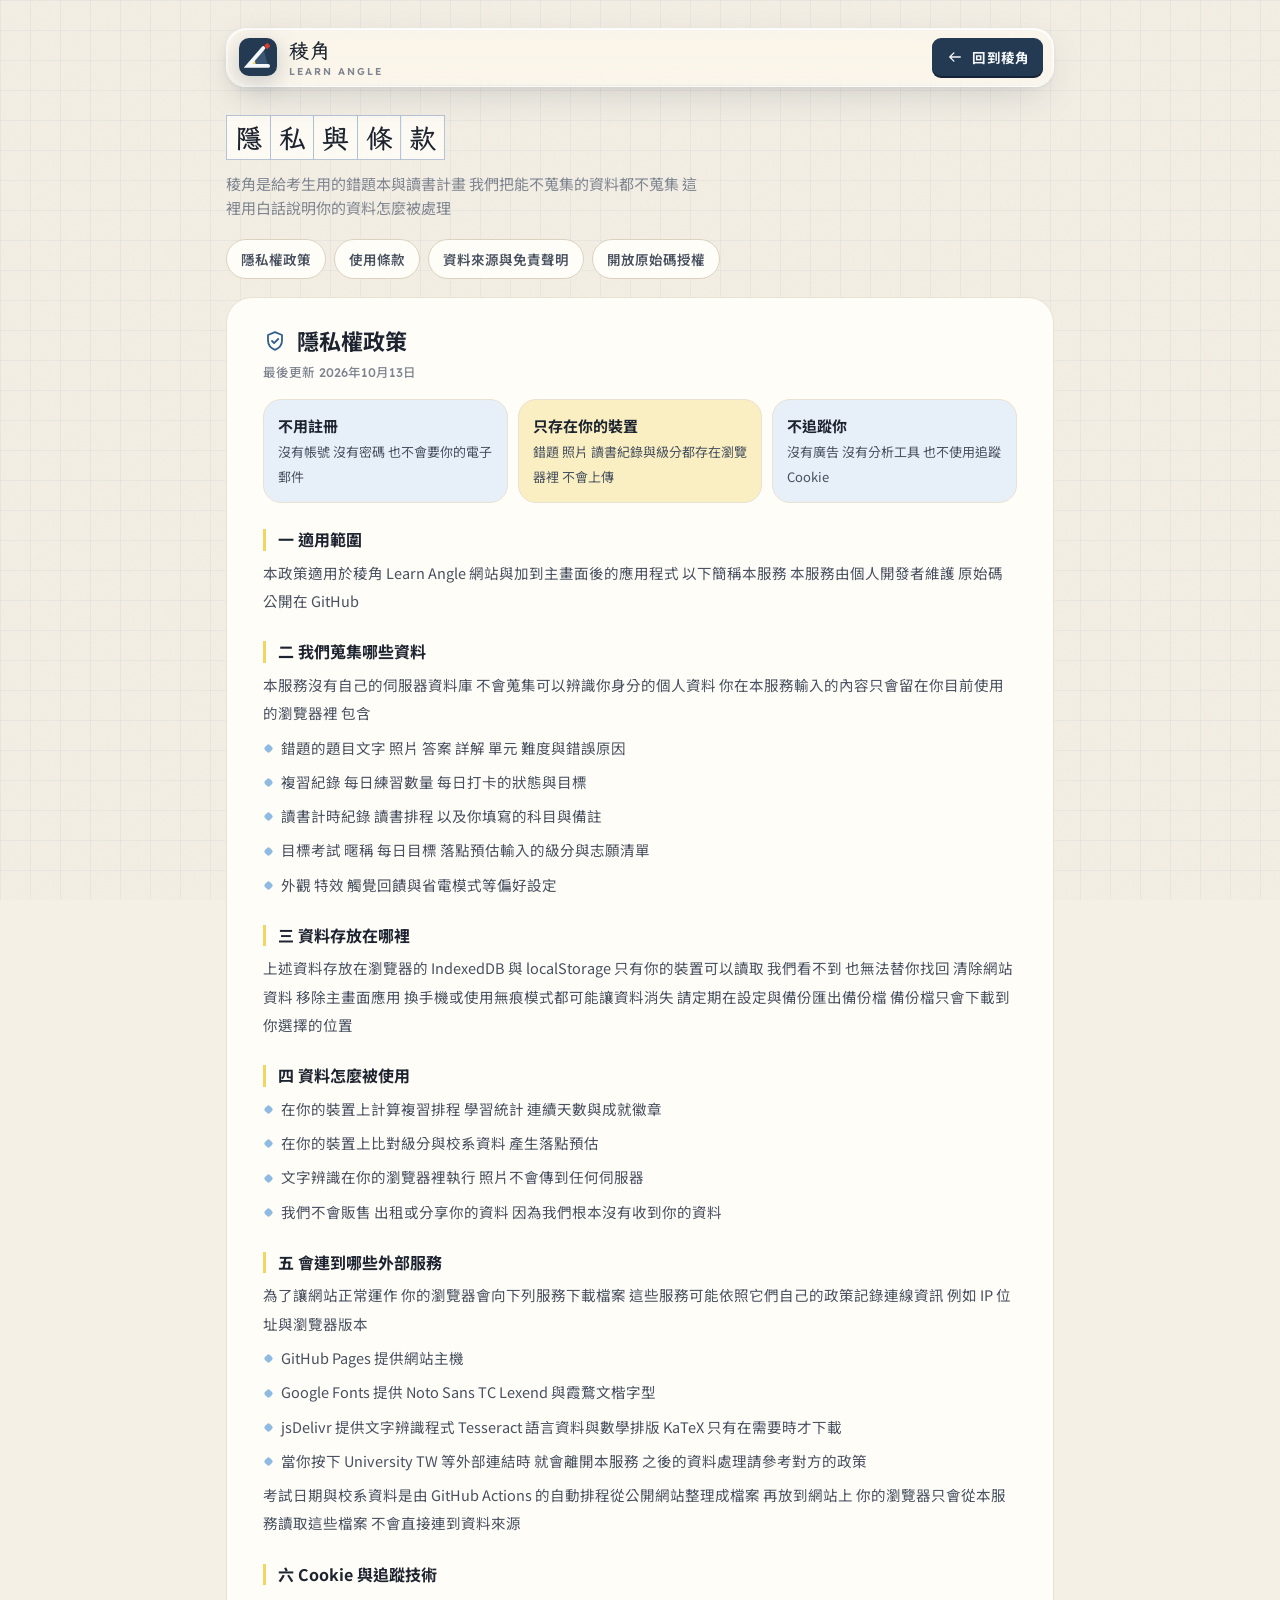
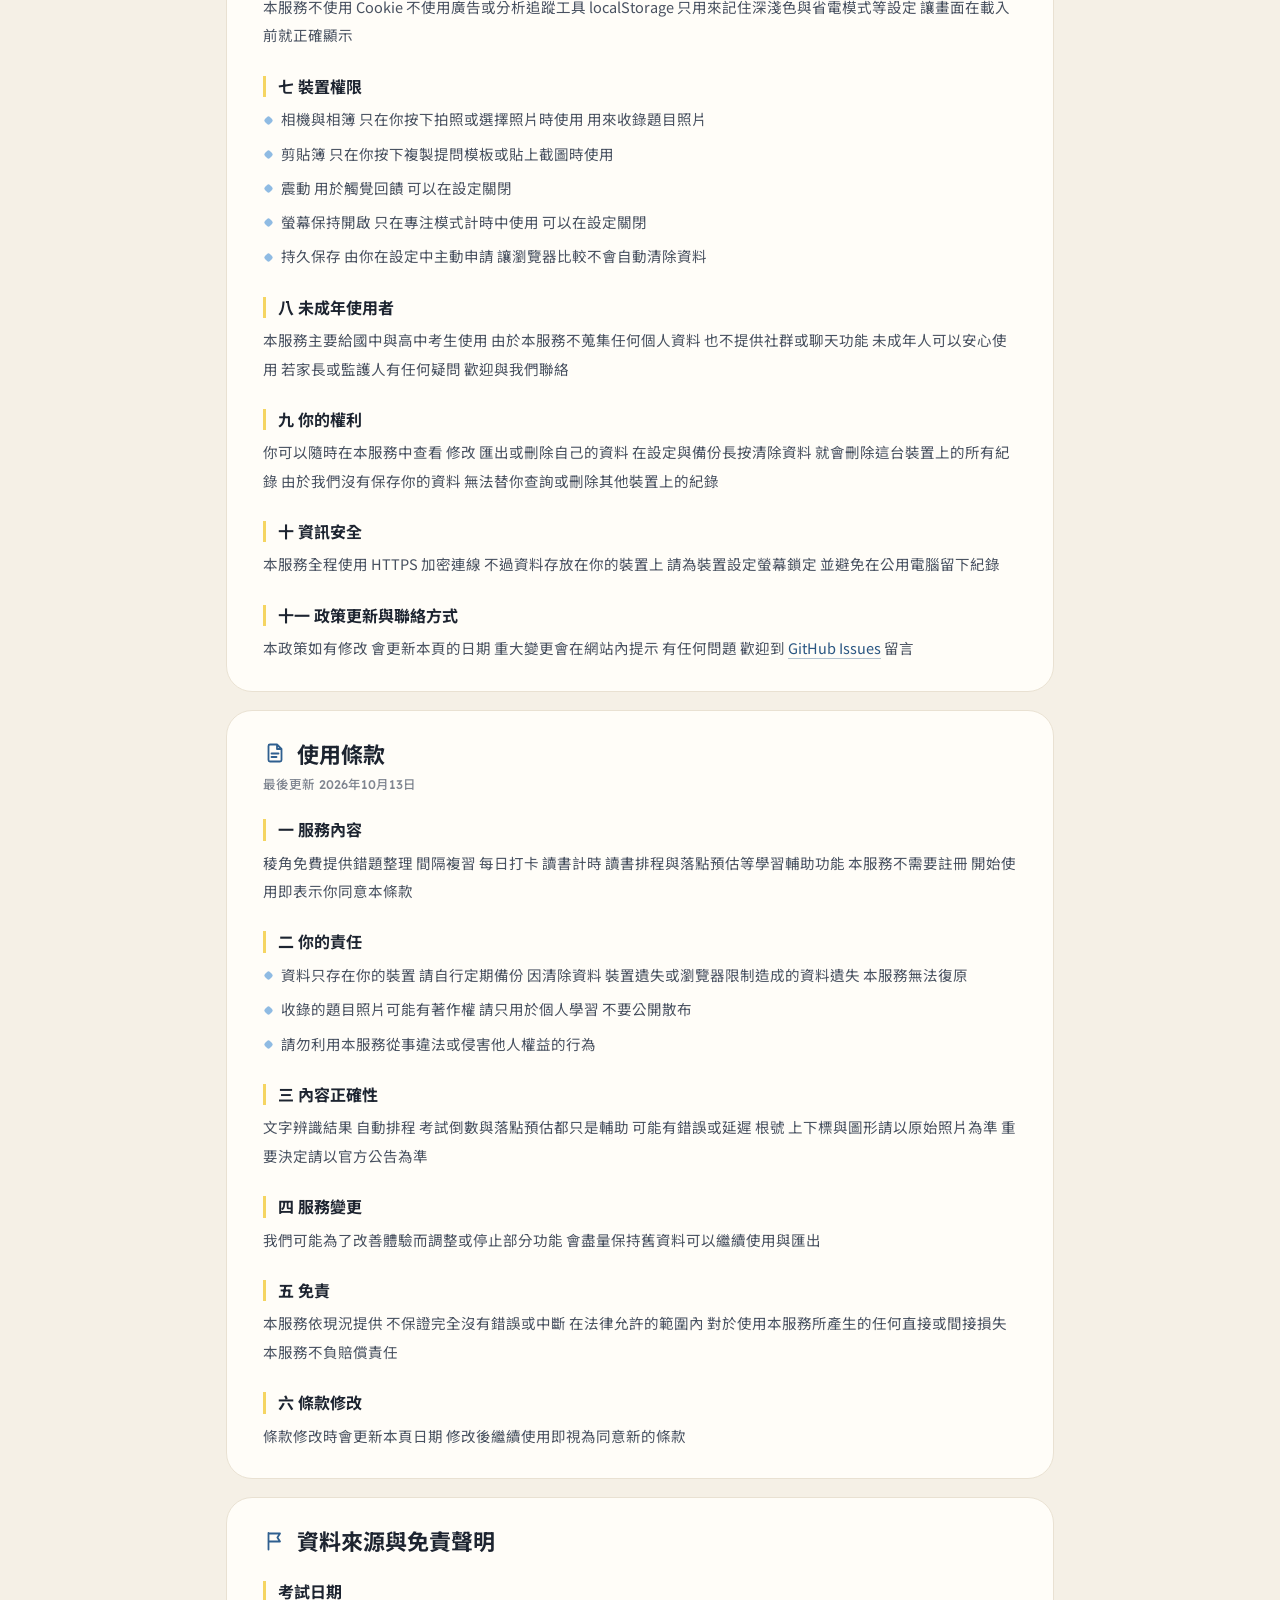
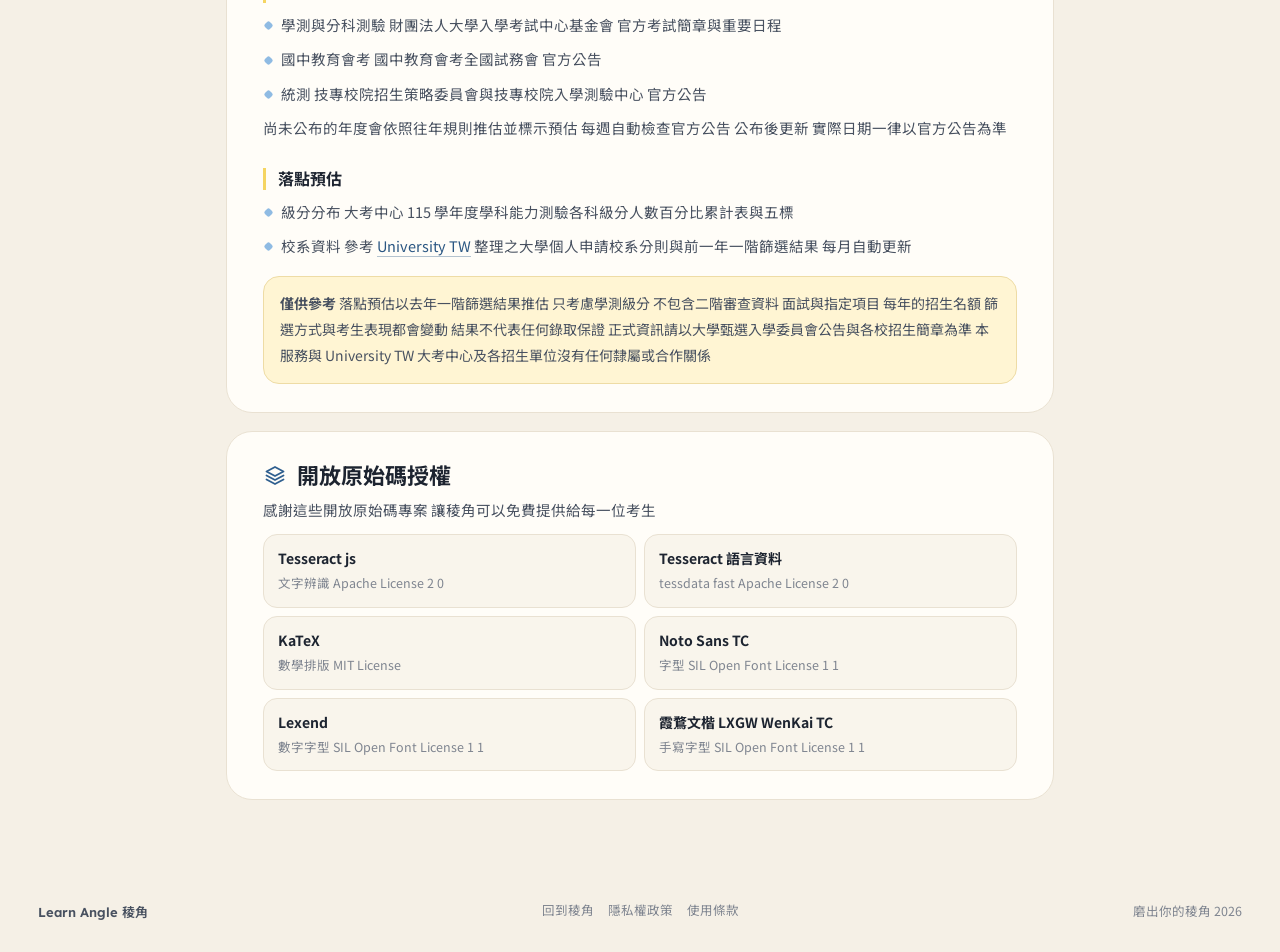
<file: privacy.html>
<!doctype html>
<html lang="zh-Hant">
<head>
  <meta charset="utf-8">
  <meta name="viewport" content="width=device-width, initial-scale=1, viewport-fit=cover">
  <meta name="theme-color" content="#f5f0e6" media="(prefers-color-scheme: light)">
  <meta name="theme-color" content="#10141b" media="(prefers-color-scheme: dark)">
  <meta name="description" content="稜角 Learn Angle 隱私權政策 使用條款 資料來源與免責聲明">
  <title>隱私權政策 稜角</title>
  <!-- Canonical URL and full-resolution metadata for Google, LINE, FB and Threads -->
  <link rel="canonical" href="https://easylearnfromtw.github.io/Learneasyly-/privacy.html">
  <meta name="robots" content="index, follow, max-image-preview:large">
  <meta name="application-name" content="稜角 Learn Angle">
  <meta name="msapplication-TileColor" content="#132033">
  <meta name="msapplication-TileImage" content="./assets/icon-144.png">
  <link rel="shortcut icon" href="./assets/favicon.ico" type="image/x-icon">
  <link rel="icon" href="./assets/icon-16.png" sizes="16x16" type="image/png">
  <link rel="icon" href="./assets/icon-32.png" sizes="32x32" type="image/png">
  <link rel="icon" href="./assets/icon-48.png" sizes="48x48" type="image/png">
  <link rel="icon" href="./icon.svg" type="image/svg+xml">
  <link rel="apple-touch-icon" href="./assets/apple-touch-icon.png" sizes="180x180">
  <link rel="apple-touch-icon" href="./assets/icon-120.png" sizes="120x120">
  <link rel="apple-touch-icon" href="./assets/icon-152.png" sizes="152x152">
  <link rel="apple-touch-icon" href="./assets/icon-167.png" sizes="167x167">
  <link rel="mask-icon" href="./brand/pinned-tab.svg" color="#142033">
  <meta property="og:type" content="website">
  <meta property="og:locale" content="zh_TW">
  <meta property="og:site_name" content="稜角 Learn Angle">
  <meta property="og:url" content="https://easylearnfromtw.github.io/Learneasyly-/privacy.html">
  <meta property="og:title" content="隱私權政策與使用條款｜稜角 Learn Angle">
  <meta property="og:description" content="查看稜角 Learn Angle 的隱私權政策 使用條款 資料儲存方式與來源說明">
  <meta property="og:image" content="https://easylearnfromtw.github.io/Learneasyly-/assets/og-image.jpg">
  <meta property="og:image:secure_url" content="https://easylearnfromtw.github.io/Learneasyly-/assets/og-image.jpg">
  <meta property="og:image:type" content="image/jpeg">
  <meta property="og:image:width" content="1200">
  <meta property="og:image:height" content="630">
  <meta property="og:image:alt" content="稜角 Learn Angle 幾何角度標誌 錯題本 讀書計時 讀書排程">
  <meta name="twitter:card" content="summary_large_image">
  <meta name="twitter:title" content="隱私權政策與使用條款｜稜角 Learn Angle">
  <meta name="twitter:description" content="查看稜角 Learn Angle 的隱私權政策 使用條款 資料儲存方式與來源說明">
  <meta name="twitter:image" content="https://easylearnfromtw.github.io/Learneasyly-/assets/og-image.jpg">

  <link rel="preconnect" href="https://fonts.googleapis.com">
  <link rel="preconnect" href="https://fonts.gstatic.com" crossorigin>
  <link href="https://fonts.googleapis.com/css2?family=Lexend:wght@400;600&family=LXGW+WenKai+TC:wght@700&family=Noto+Sans+TC:wght@400;500;700&display=swap" rel="stylesheet">
  <script>
    (function(){try{var p=localStorage.getItem("learneasyly-theme")||"auto";var d=p==="dark"||(p==="auto"&&matchMedia("(prefers-color-scheme: dark)").matches);document.documentElement.dataset.theme=d?"dark":"light";}catch(e){}})();
  </script>
  <link rel="stylesheet" href="./styles.css">
  <style>
    .policy{width:min(860px,100%);margin:0 auto;padding:28px 16px 80px}
    .policy-top{position:sticky;top:10px;z-index:5;display:flex;align-items:center;gap:12px;padding:8px 10px 8px 12px;border-radius:20px;margin-bottom:28px}
    .policy-top .brand-mark{width:38px;height:38px}
    .policy-top b{font:700 20px var(--kai);letter-spacing:.06em}
    .policy-top small{display:block;font:600 10px var(--num);letter-spacing:.2em;text-transform:uppercase;color:var(--ink-3)}
    .policy-top .btn{margin-left:auto}
    .toc{display:flex;flex-wrap:wrap;gap:8px;margin:18px 0 8px}
    .toc a{padding:8px 14px;border-radius:99px;border:1px solid var(--line-2);background:var(--card);font-size:13.5px;font-weight:600;color:var(--ink-2)}
    .toc a:hover{border-color:var(--brand-switch);color:var(--brand-ink)}
    .doc{margin-top:18px;padding:28px clamp(18px,4vw,36px);border-radius:26px;background:var(--card);border:1px solid var(--line)}
    .doc h2{display:flex;align-items:center;gap:10px;font-size:22px;margin-bottom:6px}
    .doc h2 .ic{width:24px;height:24px;color:var(--brand)}
    .doc .stamp-date{font:500 12.5px var(--num);color:var(--ink-3)}
    .doc h3{font-size:16px;margin:26px 0 8px;padding-left:12px;border-left:3px solid var(--hl)}
    .doc p,.doc li{font-size:14.5px;line-height:1.95;color:var(--ink-2)}
    .doc ul{margin:6px 0;padding-left:0;list-style:none;display:grid;gap:6px}
    .doc li{position:relative;padding-left:18px}
    .doc li::before{content:"";position:absolute;left:2px;top:.78em;width:7px;height:7px;border-radius:2px;background:var(--mint-strong);transform:rotate(45deg)}
    .doc a{color:var(--brand-ink);border-bottom:1px solid color-mix(in srgb,var(--brand-ink) 35%,transparent)}
    .summary{display:grid;grid-template-columns:repeat(3,minmax(0,1fr));gap:10px;margin:18px 0 4px}
    .summary div{padding:14px;border-radius:18px;background:var(--mint-2);border:1px solid var(--line)}
    .summary div:nth-child(2){background:var(--hl-soft)}
    .summary strong{display:block;font-size:15px;color:var(--ink)}
    .summary span{font-size:13px;color:var(--ink-2);line-height:1.7}
    .note-box{margin-top:16px;padding:14px 16px;border-radius:16px;background:var(--note);border:1px solid color-mix(in srgb,var(--hl) 40%,var(--line));font-size:14px;line-height:1.85;color:var(--ink-2)}
    .lic{display:grid;grid-template-columns:repeat(2,minmax(0,1fr));gap:8px;margin-top:10px}
    .lic div{padding:12px 14px;border-radius:14px;background:var(--card-2);border:1px solid var(--line)}
    .lic strong{display:block;font-size:14px;color:var(--ink)}
    .lic span{font-size:12.5px;color:var(--ink-3)}
    @media (max-width:640px){.summary,.lic{grid-template-columns:1fr}.policy-top .btn span{display:none}}
  </style>
</head>
<body>
  <div class="backdrop" aria-hidden="true"><span class="bg-blob b1"></span><span class="bg-blob b2"></span><span class="bg-blob b3"></span></div>
  <main class="policy">
    <header class="policy-top glass">
      <svg class="brand-mark" viewBox="0 0 64 64" aria-hidden="true"><rect width="64" height="64" rx="17" fill="var(--board)"/><path d="M15 47L41 17 49 47z" fill="#8fbbe3" opacity=".22"/><path d="M15 47h14l-3.2-12.6z" fill="#f5d562"/><path d="M41 17L15 47h34" fill="none" stroke="var(--chalk)" stroke-width="6.4" stroke-linecap="round" stroke-linejoin="miter" stroke-miterlimit="8"/><rect x="43.5" y="9.5" width="8" height="8" rx="2" fill="var(--red)" transform="rotate(45 47.5 13.5)"/></svg>
      <div><b>稜角</b><small>Learn Angle</small></div>
      <a class="btn btn-primary btn-sm" href="./"><svg class="ic flip" viewBox="0 0 24 24" aria-hidden="true"><path d="M5 12h14M13.5 6.5L19 12l-5.5 5.5"/></svg><span>回到稜角</span></a>
    </header>

    <h1 class="grid-title small" data-grid="隱私與條款">隱私與條款</h1>
    <p class="lede" style="margin-top:12px">稜角是給考生用的錯題本與讀書計畫 我們把能不蒐集的資料都不蒐集 這裡用白話說明你的資料怎麼被處理</p>
    <nav class="toc" aria-label="目錄">
      <a href="#privacy">隱私權政策</a><a href="#terms">使用條款</a><a href="#sources">資料來源與免責聲明</a><a href="#licenses">開放原始碼授權</a>
    </nav>

    <section class="doc" id="privacy" aria-labelledby="h-privacy">
      <h2 id="h-privacy"><svg class="ic" viewBox="0 0 24 24" aria-hidden="true"><path d="M12 3.2l7 2.8v5.6c0 4.4-2.9 7.6-7 9.2-4.1-1.6-7-4.8-7-9.2V6z"/><path d="M9 12l2.1 2.1L15.2 10"/></svg>隱私權政策</h2>
      <p class="stamp-date">最後更新 2026年10月13日</p>
      <div class="summary">
        <div><strong>不用註冊</strong><span>沒有帳號 沒有密碼 也不會要你的電子郵件</span></div>
        <div><strong>只存在你的裝置</strong><span>錯題 照片 讀書紀錄與級分都存在瀏覽器裡 不會上傳</span></div>
        <div><strong>不追蹤你</strong><span>沒有廣告 沒有分析工具 也不使用追蹤 Cookie</span></div>
      </div>

      <h3>一 適用範圍</h3>
      <p>本政策適用於稜角 Learn Angle 網站與加到主畫面後的應用程式 以下簡稱本服務 本服務由個人開發者維護 原始碼公開在 GitHub</p>

      <h3>二 我們蒐集哪些資料</h3>
      <p>本服務沒有自己的伺服器資料庫 不會蒐集可以辨識你身分的個人資料 你在本服務輸入的內容只會留在你目前使用的瀏覽器裡 包含</p>
      <ul>
        <li>錯題的題目文字 照片 答案 詳解 單元 難度與錯誤原因</li>
        <li>複習紀錄 每日練習數量 每日打卡的狀態與目標</li>
        <li>讀書計時紀錄 讀書排程 以及你填寫的科目與備註</li>
        <li>目標考試 暱稱 每日目標 落點預估輸入的級分與志願清單</li>
        <li>外觀 特效 觸覺回饋與省電模式等偏好設定</li>
      </ul>

      <h3>三 資料存放在哪裡</h3>
      <p>上述資料存放在瀏覽器的 IndexedDB 與 localStorage 只有你的裝置可以讀取 我們看不到 也無法替你找回 清除網站資料 移除主畫面應用 換手機或使用無痕模式都可能讓資料消失 請定期在設定與備份匯出備份檔 備份檔只會下載到你選擇的位置</p>

      <h3>四 資料怎麼被使用</h3>
      <ul>
        <li>在你的裝置上計算複習排程 學習統計 連續天數與成就徽章</li>
        <li>在你的裝置上比對級分與校系資料 產生落點預估</li>
        <li>文字辨識在你的瀏覽器裡執行 照片不會傳到任何伺服器</li>
        <li>我們不會販售 出租或分享你的資料 因為我們根本沒有收到你的資料</li>
      </ul>

      <h3>五 會連到哪些外部服務</h3>
      <p>為了讓網站正常運作 你的瀏覽器會向下列服務下載檔案 這些服務可能依照它們自己的政策記錄連線資訊 例如 IP 位址與瀏覽器版本</p>
      <ul>
        <li>GitHub Pages 提供網站主機</li>
        <li>Google Fonts 提供 Noto Sans TC Lexend 與霞鶩文楷字型</li>
        <li>jsDelivr 提供文字辨識程式 Tesseract 語言資料與數學排版 KaTeX 只有在需要時才下載</li>
        <li>當你按下 University TW 等外部連結時 就會離開本服務 之後的資料處理請參考對方的政策</li>
      </ul>
      <p>考試日期與校系資料是由 GitHub Actions 的自動排程從公開網站整理成檔案 再放到網站上 你的瀏覽器只會從本服務讀取這些檔案 不會直接連到資料來源</p>

      <h3>六 Cookie 與追蹤技術</h3>
      <p>本服務不使用 Cookie 不使用廣告或分析追蹤工具 localStorage 只用來記住深淺色與省電模式等設定 讓畫面在載入前就正確顯示</p>

      <h3>七 裝置權限</h3>
      <ul>
        <li>相機與相簿 只在你按下拍照或選擇照片時使用 用來收錄題目照片</li>
        <li>剪貼簿 只在你按下複製提問模板或貼上截圖時使用</li>
        <li>震動 用於觸覺回饋 可以在設定關閉</li>
        <li>螢幕保持開啟 只在專注模式計時中使用 可以在設定關閉</li>
        <li>持久保存 由你在設定中主動申請 讓瀏覽器比較不會自動清除資料</li>
      </ul>

      <h3>八 未成年使用者</h3>
      <p>本服務主要給國中與高中考生使用 由於本服務不蒐集任何個人資料 也不提供社群或聊天功能 未成年人可以安心使用 若家長或監護人有任何疑問 歡迎與我們聯絡</p>

      <h3>九 你的權利</h3>
      <p>你可以隨時在本服務中查看 修改 匯出或刪除自己的資料 在設定與備份長按清除資料 就會刪除這台裝置上的所有紀錄 由於我們沒有保存你的資料 無法替你查詢或刪除其他裝置上的紀錄</p>

      <h3>十 資訊安全</h3>
      <p>本服務全程使用 HTTPS 加密連線 不過資料存放在你的裝置上 請為裝置設定螢幕鎖定 並避免在公用電腦留下紀錄</p>

      <h3>十一 政策更新與聯絡方式</h3>
      <p>本政策如有修改 會更新本頁的日期 重大變更會在網站內提示 有任何問題 歡迎到 <a href="https://github.com/easylearnfromtw/Learneasyly-/issues" target="_blank" rel="noopener">GitHub Issues</a> 留言</p>
    </section>

    <section class="doc" id="terms" aria-labelledby="h-terms">
      <h2 id="h-terms"><svg class="ic" viewBox="0 0 24 24" aria-hidden="true"><path d="M7 3.5h7l4.5 4.5v11a1.5 1.5 0 0 1-1.5 1.5H7A1.5 1.5 0 0 1 5.5 19V5A1.5 1.5 0 0 1 7 3.5zM14 3.5V8h4.5M8.5 12.5h7M8.5 16h5"/></svg>使用條款</h2>
      <p class="stamp-date">最後更新 2026年10月13日</p>
      <h3>一 服務內容</h3>
      <p>稜角免費提供錯題整理 間隔複習 每日打卡 讀書計時 讀書排程與落點預估等學習輔助功能 本服務不需要註冊 開始使用即表示你同意本條款</p>
      <h3>二 你的責任</h3>
      <ul>
        <li>資料只存在你的裝置 請自行定期備份 因清除資料 裝置遺失或瀏覽器限制造成的資料遺失 本服務無法復原</li>
        <li>收錄的題目照片可能有著作權 請只用於個人學習 不要公開散布</li>
        <li>請勿利用本服務從事違法或侵害他人權益的行為</li>
      </ul>
      <h3>三 內容正確性</h3>
      <p>文字辨識結果 自動排程 考試倒數與落點預估都只是輔助 可能有錯誤或延遲 根號 上下標與圖形請以原始照片為準 重要決定請以官方公告為準</p>
      <h3>四 服務變更</h3>
      <p>我們可能為了改善體驗而調整或停止部分功能 會盡量保持舊資料可以繼續使用與匯出</p>
      <h3>五 免責</h3>
      <p>本服務依現況提供 不保證完全沒有錯誤或中斷 在法律允許的範圍內 對於使用本服務所產生的任何直接或間接損失 本服務不負賠償責任</p>
      <h3>六 條款修改</h3>
      <p>條款修改時會更新本頁日期 修改後繼續使用即視為同意新的條款</p>
    </section>

    <section class="doc" id="sources" aria-labelledby="h-sources">
      <h2 id="h-sources"><svg class="ic" viewBox="0 0 24 24" aria-hidden="true"><path d="M5.5 20.5V4M5.5 4.5h11.5l-2.6 4 2.6 4H5.5"/></svg>資料來源與免責聲明</h2>
      <h3>考試日期</h3>
      <ul>
        <li>學測與分科測驗 財團法人大學入學考試中心基金會 官方考試簡章與重要日程</li>
        <li>國中教育會考 國中教育會考全國試務會 官方公告</li>
        <li>統測 技專校院招生策略委員會與技專校院入學測驗中心 官方公告</li>
      </ul>
      <p>尚未公布的年度會依照往年規則推估並標示預估 每週自動檢查官方公告 公布後更新 實際日期一律以官方公告為準</p>
      <h3>落點預估</h3>
      <ul>
        <li>級分分布 大考中心 115 學年度學科能力測驗各科級分人數百分比累計表與五標</li>
        <li>校系資料 參考 <a href="https://university-tw.ldkrsi.men/caac/" target="_blank" rel="noopener">University TW</a> 整理之大學個人申請校系分則與前一年一階篩選結果 每月自動更新</li>
      </ul>
      <div class="note-box"><strong>僅供參考</strong> 落點預估以去年一階篩選結果推估 只考慮學測級分 不包含二階審查資料 面試與指定項目 每年的招生名額 篩選方式與考生表現都會變動 結果不代表任何錄取保證 正式資訊請以大學甄選入學委員會公告與各校招生簡章為準 本服務與 University TW 大考中心及各招生單位沒有任何隸屬或合作關係</div>
    </section>

    <section class="doc" id="licenses" aria-labelledby="h-licenses">
      <h2 id="h-licenses"><svg class="ic" viewBox="0 0 24 24" aria-hidden="true"><path d="M12 4l8.5 4.5L12 13 3.5 8.5zM3.5 12.5L12 17l8.5-4.5M3.5 16.5L12 21l8.5-4.5"/></svg>開放原始碼授權</h2>
      <p>感謝這些開放原始碼專案 讓稜角可以免費提供給每一位考生</p>
      <div class="lic">
        <div><strong>Tesseract js</strong><span>文字辨識 Apache License 2 0</span></div>
        <div><strong>Tesseract 語言資料</strong><span>tessdata fast Apache License 2 0</span></div>
        <div><strong>KaTeX</strong><span>數學排版 MIT License</span></div>
        <div><strong>Noto Sans TC</strong><span>字型 SIL Open Font License 1 1</span></div>
        <div><strong>Lexend</strong><span>數字字型 SIL Open Font License 1 1</span></div>
        <div><strong>霞鶩文楷 LXGW WenKai TC</strong><span>手寫字型 SIL Open Font License 1 1</span></div>
      </div>
    </section>
  </main>
  <footer class="footer"><span>Learn Angle 稜角</span><span class="foot-links"><a href="./">回到稜角</a><a href="#privacy">隱私權政策</a><a href="#terms">使用條款</a></span><span>磨出你的稜角 2026</span></footer>
  <script>
    (function(){var el=document.querySelector("[data-grid]");if(!el)return;var t=el.dataset.grid;el.setAttribute("aria-label",t);el.innerHTML="<span class=\"gt-phrase\">"+Array.from(t).map(function(c,i){return "<span class=\"gt-cell\" aria-hidden=\"true\"><i style=\"--i:"+i+"\">"+c+"</i></span>";}).join("")+"</span>";document.body.classList.add("ready");})();
  </script>
</body>
</html>
</file>
<file: styles.css>
/* Learn Angle 稜角 視覺系統
   亞麻白紙面 淺藍與淺黃輔助 藍黑板 紅筆 螢光筆 與液態玻璃控制層
   內容層保持不透明紙面 玻璃只用在導覽與控制 */

:root{
  color-scheme:light;
  --paper:#f5f0e6;
  --paper-2:#ede6d8;
  --card:#fffdf8;
  --card-2:#f9f5ec;
  --card-a:rgba(255,253,248,.62);
  --input:#fffefb;
  --ink:#1d2430;
  --ink-2:#485160;
  --ink-3:#7f8590;
  --line:#e9e1d2;
  --line-2:#dbd1bf;
  --track:#ece5d7;
  --hover:rgba(40,60,90,.06);
  --grid:rgba(92,132,180,.075);
  --cell-line:rgba(84,124,172,.42);
  --board:#243a52;
  --board-2:#2f4b69;
  --chalk:#f4f7fb;
  --brand:#2f5f8f;
  --brand-ink:#2a5682;
  --brand-switch:#4a86c0;
  --mint:#d4e5f5;
  --mint-2:#e7f0f9;
  --mint-strong:#8fbbe3;
  --red:#d2412e;
  --red-ink:#b5361f;
  --red-soft:#fbe9e4;
  --red-line:#f1cfc6;
  --hl:#f5d562;
  --hl-soft:#faefc2;
  --hl-ink:#7a5c0e;
  --sky:#dfeaf6;
  --sky-ink:#33608c;
  --note:#fff5d3;
  --spot:rgba(143,187,227,.2);
  --scrim:rgba(22,30,44,.42);
  --glass-bg:rgba(255,252,245,.58);
  --glass-edge:rgba(255,255,255,.72);
  --glass-hi:rgba(255,255,255,.95);
  --glass-lo:rgba(40,52,72,.06);
  --glass-shadow:0 12px 40px -12px rgba(36,50,74,.22),0 2px 6px rgba(36,50,74,.05);
  --capsule:rgba(255,255,255,.84);
  --capsule-shadow:0 6px 18px -6px rgba(30,50,80,.26),inset 0 1px 0 rgba(255,255,255,1),inset 0 -1px 1px rgba(30,50,80,.08);
  --seg-bg:#efe8da;
  --studio-top:#e2ecf7;
  --studio-bot:#fbf7ef;
  --studio-hi:rgba(255,255,255,.95);
  --heat0:#ece5d7;--heat1:#d4e5f5;--heat2:#9fc4e6;--heat3:#5a91c6;--heat4:#2f5f8f;
  --focus-ring:rgba(74,134,192,.24);
  --glass-solid:rgba(252,249,242,.96);
  --w-glow1:rgba(212,229,245,.85);
  --w-glow2:rgba(250,239,194,.85);
  --sans:"Noto Sans TC","PingFang TC","Heiti TC","Microsoft JhengHei","微軟正黑體",system-ui,-apple-system,"Segoe UI",sans-serif;
  --num:"Lexend","SF Pro Rounded",ui-rounded,"Noto Sans TC","PingFang TC","Microsoft JhengHei",system-ui,sans-serif;
  --kai:"LXGW WenKai TC","Kaiti TC","STKaiti","BiauKai","DFKai-SB","標楷體","Noto Serif CJK TC","Noto Serif TC","PingFang TC",serif;
  --spring:cubic-bezier(.34,1.36,.64,1);
  --ease:cubic-bezier(.2,.8,.2,1);
  --r-xl:30px;--r-lg:24px;--r-md:18px;--r-sm:14px;
}
:root[data-theme="dark"]{
  color-scheme:dark;
  --paper:#10141b;
  --paper-2:#151a22;
  --card:#181e28;
  --card-2:#1d2430;
  --card-a:rgba(34,42,56,.6);
  --input:#141a23;
  --ink:#e9edf3;
  --ink-2:#b5bfcc;
  --ink-3:#818c9a;
  --line:#262e3b;
  --line-2:#333d4c;
  --track:#28303d;
  --hover:rgba(255,255,255,.06);
  --grid:rgba(150,185,225,.045);
  --cell-line:rgba(143,187,227,.34);
  --board:#1a2b40;
  --board-2:#223853;
  --chalk:#f2f6fb;
  --brand:#8fbbe8;
  --brand-ink:#a9cbef;
  --brand-switch:#4a86c0;
  --mint:#1d2d40;
  --mint-2:#1a2738;
  --mint-strong:#6fa3d6;
  --red:#ff7a63;
  --red-ink:#ff9a87;
  --red-soft:#3a1f1a;
  --red-line:#5a2c24;
  --hl:#e8cf5e;
  --hl-soft:#3a3420;
  --hl-ink:#f1dc84;
  --sky:#1a2a3c;
  --sky-ink:#9cc4ea;
  --note:#2d2a1c;
  --spot:rgba(143,187,232,.10);
  --scrim:rgba(0,0,0,.55);
  --glass-bg:rgba(28,35,46,.6);
  --glass-edge:rgba(255,255,255,.09);
  --glass-hi:rgba(255,255,255,.12);
  --glass-lo:rgba(0,0,0,.3);
  --glass-shadow:0 14px 44px -12px rgba(0,0,0,.6),0 2px 6px rgba(0,0,0,.3);
  --capsule:rgba(255,255,255,.12);
  --capsule-shadow:0 6px 18px -6px rgba(0,0,0,.6),inset 0 1px 0 rgba(255,255,255,.18),inset 0 -1px 1px rgba(0,0,0,.3);
  --seg-bg:#121821;
  --studio-top:#162232;
  --studio-bot:#10161e;
  --studio-hi:rgba(90,130,180,.22);
  --heat0:#1e2531;--heat1:#1f3550;--heat2:#2c5683;--heat3:#4f87c0;--heat4:#9cc4ee;
  --focus-ring:rgba(143,187,232,.25);
  --glass-solid:rgba(26,32,42,.96);
  --w-glow1:rgba(31,54,84,.6);
  --w-glow2:rgba(74,64,26,.45);
}

/* 基礎 */
*,*::before,*::after{box-sizing:border-box}
html{-webkit-text-size-adjust:100%;scroll-padding-top:96px}
body{margin:0;min-height:100vh;background:var(--paper);color:var(--ink);font-family:var(--sans);font-size:15px;line-height:1.65;-webkit-font-smoothing:antialiased;-moz-osx-font-smoothing:grayscale;text-rendering:optimizeLegibility;overflow-x:hidden;overflow-x:clip}
h1,h2,h3,p{margin:0}
h1,h2,h3{line-height:1.35;font-weight:700}
a{color:inherit;text-decoration:none}
img{max-width:100%}
button,input,select,textarea{font:inherit;color:inherit}
button{cursor:pointer;-webkit-tap-highlight-color:transparent}
button:disabled{cursor:not-allowed;opacity:.5}
[hidden]{display:none!important}
.sprite{position:absolute;width:0;height:0;overflow:hidden}
.sr{position:absolute;width:1px;height:1px;overflow:hidden;clip:rect(0 0 0 0);white-space:nowrap}
.ic{width:20px;height:20px;flex:none;fill:none;stroke:currentColor;stroke-width:1.8;stroke-linecap:round;stroke-linejoin:round}
.ic.flip{transform:scaleX(-1)}
:focus-visible{outline:3px solid var(--brand-switch);outline-offset:3px;border-radius:10px}
::selection{background:var(--hl-soft)}
kbd,.kbd{display:inline-grid;place-items:center;min-width:22px;height:22px;padding:0 6px;border-radius:7px;border:1px solid var(--line-2);border-bottom-width:2px;background:var(--card);color:var(--ink-3);font:600 11px var(--num)}
mark{background:var(--hl-soft);color:inherit;border-radius:4px;padding:0 2px}

/* 背景 稿紙方格與柔光 */
.backdrop{position:fixed;inset:0;z-index:-1;pointer-events:none;background:
  linear-gradient(var(--grid) 1px,transparent 1px) 0 0/30px 30px,
  linear-gradient(90deg,var(--grid) 1px,transparent 1px) 0 0/30px 30px,
  var(--paper)}
.bg-blob{position:absolute;border-radius:50%;opacity:.7}
.b1{width:760px;height:620px;left:-260px;top:-240px;background:radial-gradient(closest-side,#cfe1f3,rgba(207,225,243,0))}
.b2{width:640px;height:560px;right:-230px;top:16%;background:radial-gradient(closest-side,#f8e7a6,rgba(248,231,166,0));opacity:.5}
.b3{width:800px;height:620px;left:24%;bottom:-330px;background:radial-gradient(closest-side,#cfe1f3,rgba(207,225,243,0));opacity:.55}
[data-theme="dark"] .b1{background:radial-gradient(closest-side,#1c3550,rgba(28,53,80,0));opacity:.6}
[data-theme="dark"] .b2{background:radial-gradient(closest-side,#4a4318,rgba(74,67,24,0));opacity:.32}
[data-theme="dark"] .b3{background:radial-gradient(closest-side,#1c3550,rgba(28,53,80,0));opacity:.5}

/* 液態玻璃材質 只用於控制層 */
.glass{background:var(--glass-bg);-webkit-backdrop-filter:blur(18px) saturate(180%);backdrop-filter:blur(18px) saturate(180%);border:1px solid var(--glass-edge);box-shadow:var(--glass-shadow),inset 0 1px 0 var(--glass-hi),inset 0 -1px 0 var(--glass-lo)}
.glass::before{content:"";position:absolute;inset:0;border-radius:inherit;padding:1px;background:linear-gradient(135deg,rgba(255,255,255,.95),rgba(255,255,255,.08) 32%,rgba(255,255,255,0) 58%,rgba(255,255,255,.55));-webkit-mask:linear-gradient(#000 0 0) content-box,linear-gradient(#000 0 0);-webkit-mask-composite:xor;mask-composite:exclude;pointer-events:none;opacity:.9}
[data-theme="dark"] .glass::before{opacity:.28}

/* 按鈕 */
.btn{position:relative;display:inline-flex;align-items:center;justify-content:center;gap:8px;min-height:44px;padding:0 18px;border-radius:14px;border:1px solid transparent;font-weight:700;font-size:14px;letter-spacing:.01em;white-space:nowrap;transition:transform .35s var(--spring),background-color .2s,box-shadow .25s,color .2s;user-select:none}
.btn:active{transform:scale(.96)}
.btn .ic{width:18px;height:18px}
.btn-primary{background:var(--board);color:var(--chalk);box-shadow:0 8px 20px -10px rgba(30,50,80,.6),inset 0 1px 0 rgba(255,255,255,.12)}
.btn-primary:hover{background:var(--board-2)}
[data-theme="dark"] .btn-primary{background:var(--brand);color:#0e1726;box-shadow:0 8px 22px -10px rgba(143,187,232,.5)}
[data-theme="dark"] .btn-primary:hover{background:#a9cbef}
.btn-ghost{background:var(--card);color:var(--ink);border-color:var(--line-2)}
.btn-ghost:hover{background:var(--card-2)}
.btn-quiet{background:transparent;color:var(--ink-3)}
.btn-quiet:hover{background:var(--hover);color:var(--ink-2)}
.btn-glass{background:rgba(255,255,255,.18);color:#fff;border-color:rgba(255,255,255,.3)}
.btn-glass.on{background:#fff;color:#1d2430}
.btn-sm{min-height:38px;padding:0 14px;font-size:13.5px;border-radius:12px}
.btn-wide{width:100%}
.icon-btn{position:relative;width:40px;height:40px;flex:none;display:grid;place-items:center;border:0;border-radius:13px;background:transparent;color:var(--ink-2);transition:background-color .2s,transform .3s var(--spring)}
.icon-btn:hover{background:var(--hover);color:var(--ink)}
.icon-btn:active{transform:scale(.92)}
.icon-btn.mini{width:30px;height:30px;border-radius:9px}
.icon-btn.mini .ic{width:16px;height:16px}
.glass-btn{background:var(--card-a);-webkit-backdrop-filter:blur(12px);backdrop-filter:blur(12px);box-shadow:inset 0 1px 0 var(--glass-hi),0 2px 8px -2px rgba(0,0,0,.1)}
.link-btn{display:inline-flex;align-items:center;gap:4px;border:0;background:none;color:var(--brand-ink);font-weight:700;font-size:13px;padding:6px 4px;white-space:nowrap}
.link-btn .ic{width:16px;height:16px;transition:transform .3s var(--spring)}
.link-btn:hover .ic{transform:translateX(3px)}

/* 版面 */
.app{min-height:100vh}
.sidebar{position:fixed;left:14px;top:14px;bottom:14px;width:236px;z-index:50;border-radius:28px;padding:20px 12px 14px;display:flex;flex-direction:column;overflow:hidden auto;scrollbar-width:none}
.brand{display:flex;align-items:center;gap:11px;padding:4px 10px 24px}
.brand-mark{width:42px;height:42px;flex:none;filter:drop-shadow(0 6px 12px rgba(30,50,80,.25))}
.brand-word b{display:block;font:600 18px/1.2 var(--num);letter-spacing:-.015em}
.brand-word small{display:block;font-size:11.5px;color:var(--ink-3);letter-spacing:.06em}
.side-nav{position:relative;display:grid;gap:4px}
.side-item{position:relative;z-index:1;display:flex;align-items:center;gap:12px;height:46px;padding:0 12px 0 14px;border:0;background:none;border-radius:15px;color:var(--ink-2);font-weight:600;font-size:14.5px;text-align:left;transition:color .25s}
.side-item:hover{color:var(--ink)}
.side-item.active{color:var(--ink)}
.side-item.active .ic{color:var(--brand)}
.side-item .ic{width:21px;height:21px}
.side-item .kbd{margin-left:auto;opacity:0;transition:opacity .2s}
.side-item:hover .kbd{opacity:1}
.side-capsule{position:absolute;left:0;right:0;top:0;height:46px;border-radius:15px;background:var(--capsule);box-shadow:var(--capsule-shadow);transform:translateY(var(--y,0px)) scale(var(--s,1));pointer-events:none;will-change:transform}
.due-pill{margin-left:auto;min-width:24px;height:22px;padding:0 7px;border-radius:99px;background:var(--red);color:#fff;font:600 11.5px/22px var(--num);text-align:center}
.due-pill.zero{background:var(--track);color:var(--ink-3)}
.side-streak{margin-top:auto;padding:14px;border-radius:20px;background:var(--card-a);border:1px solid var(--line)}
.streak-row{display:flex;align-items:center;gap:10px}
.streak-row strong{display:block;font:600 18px/1.2 var(--num)}
.streak-row small{font-size:12px;color:var(--ink-3)}
.flame{width:30px;height:30px;color:var(--red);fill:rgba(210,65,46,.12)}
.flame.cold{color:var(--ink-3);fill:none}
.week-dots{display:grid;grid-template-columns:repeat(7,1fr);gap:4px;margin-top:12px;text-align:center}
.week-dots span{display:grid;gap:4px;justify-items:center;font-size:10.5px;color:var(--ink-3)}
.week-dots i{width:22px;height:22px;border-radius:8px;background:var(--track);display:block}
.week-dots i.on{background:var(--brand);box-shadow:inset 0 1px 0 rgba(255,255,255,.25)}
.week-dots i.today{outline:2px solid var(--brand);outline-offset:1px}
.side-privacy{display:flex;align-items:center;gap:6px;margin-top:12px;padding:0 6px;font-size:11.5px;color:var(--ink-3)}
.side-privacy .ic{width:15px;height:15px}

.main{margin-left:264px;min-height:100vh;display:flex;flex-direction:column}
.topbar{position:sticky;top:12px;z-index:40;margin:12px clamp(16px,3vw,40px) 0;min-height:64px;border-radius:22px;display:flex;align-items:center;gap:12px;padding:8px 10px 8px 20px}
.top-brand{display:none}
.top-brand .brand-mark{width:36px;height:36px}
.top-text{min-width:0}
.top-text strong{display:block;font-size:15.5px;font-weight:700;white-space:nowrap;overflow:hidden}
.top-text span{display:block;font-size:12.5px;color:var(--ink-3)}
.top-actions{margin-left:auto;display:flex;gap:4px;align-items:center}
.top-actions .btn{margin-left:6px}
.streak-chip{display:none;align-items:center;gap:3px;height:34px;padding:0 10px 0 8px;border-radius:99px;background:var(--red-soft);color:var(--red-ink);font:600 13px var(--num)}
.streak-chip .ic{width:18px;height:18px}
.content{width:min(1240px,100%);margin:0 auto;padding:34px clamp(16px,3vw,40px) 72px;flex:1}
.footer{display:flex;justify-content:space-between;gap:16px;padding:20px clamp(16px,3vw,40px) 30px;color:var(--ink-3);font-size:12.5px}
.footer span:first-child{font:600 13px var(--num);color:var(--ink-2)}

/* 分頁轉場 */
.page{display:none}
.page.active{display:block;animation:pageIn .6s var(--ease) both}
@keyframes pageIn{from{opacity:0;filter:blur(4px);transform:translateY(12px)}to{opacity:1;filter:blur(0);transform:none}}
@keyframes fadeUp{from{opacity:0;transform:translateY(8px)}to{opacity:1;transform:none}}

/* 稿紙標題 */
.page-head{display:grid;grid-template-columns:minmax(0,1fr);gap:14px;margin-bottom:26px}
.grid-title{--cell:clamp(34px,4.3vw,60px);display:flex;flex-wrap:wrap;row-gap:calc(var(--cell)*.24);margin:0;font-family:var(--kai);font-weight:700;font-size:calc(var(--cell)*.6);line-height:1;color:var(--ink)}
.grid-title.small{--cell:clamp(34px,3.5vw,50px)}
.gt-phrase{display:flex}
.gt-cell{position:relative;width:var(--cell);height:var(--cell);display:grid;place-items:center;border:1.2px solid var(--cell-line);margin-left:-1.2px;background:color-mix(in srgb,var(--card) 82%,transparent)}
.gt-phrase .gt-cell:first-child{margin-left:0}
.gt-cell.blank{background:transparent}
.gt-cell i{font-style:normal;display:block;transform:translateY(.02em)}
.page.active .gt-cell i{animation:write .55s var(--ease) both;animation-delay:calc(var(--i,0)*45ms + 80ms)}
@keyframes write{from{opacity:0;filter:blur(6px);transform:translateY(6px) scale(.92)}to{opacity:1;filter:blur(0);transform:translateY(.02em)}}
.lede{color:var(--ink-3);font-size:15px;max-width:60ch}

/* 黑板倒數 */
.hero{display:grid;grid-template-columns:minmax(0,1.25fr) minmax(0,1fr);gap:16px}
.board{position:relative;overflow:hidden;isolation:isolate;border-radius:var(--r-xl);padding:26px 30px 34px;min-height:320px;display:flex;flex-direction:column;color:var(--chalk);
  background:
    radial-gradient(55% 16% at 72% 30%,rgba(255,255,255,.055),transparent 70%),
    radial-gradient(42% 12% at 28% 78%,rgba(255,255,255,.045),transparent 70%),
    radial-gradient(120% 90% at 10% 0%,rgba(255,255,255,.09),transparent 55%),
    linear-gradient(165deg,var(--board-2),var(--board));
  box-shadow:inset 0 0 0 1px rgba(255,255,255,.06),inset 0 -60px 80px -20px rgba(0,0,0,.25),0 24px 50px -24px rgba(20,34,56,.55)}
.board-grain{position:absolute;inset:0;z-index:-1;opacity:.09;pointer-events:none;background-image:url("data:image/svg+xml;utf8,<svg xmlns='http://www.w3.org/2000/svg' width='220' height='220'><filter id='n'><feTurbulence type='fractalNoise' baseFrequency='.85' numOctaves='3' stitchTiles='stitch'/><feColorMatrix values='0 0 0 0 1  0 0 0 0 1  0 0 0 0 1  0 0 0 .9 0'/></filter><rect width='100%25' height='100%25' filter='url(%23n)'/></svg>")}
.board-top{display:flex;justify-content:space-between;align-items:center;gap:12px;font-size:15px;font-weight:700;color:rgba(240,245,251,.86);letter-spacing:.04em}
.board-tag{font:500 12px var(--num);letter-spacing:.06em;padding:5px 11px;border-radius:99px;border:1px solid rgba(255,255,255,.18);color:rgba(240,245,251,.75)}
.board-num{display:flex;align-items:flex-end;gap:10px;margin:14px 0 6px}
.chalk-num{font:500 clamp(100px,11vw,168px)/.86 var(--num);letter-spacing:-.045em;font-variant-numeric:tabular-nums;color:var(--chalk);text-shadow:0 0 22px rgba(255,255,255,.14);
  -webkit-mask-image:url("data:image/svg+xml;utf8,<svg xmlns='http://www.w3.org/2000/svg' width='180' height='180'><filter id='n'><feTurbulence type='fractalNoise' baseFrequency='1.1' numOctaves='2' stitchTiles='stitch'/><feColorMatrix values='0 0 0 0 0  0 0 0 0 0  0 0 0 0 0  0 0 0 -2.4 2.35'/></filter><rect width='100%25' height='100%25' filter='url(%23n)'/></svg>");
  mask-image:url("data:image/svg+xml;utf8,<svg xmlns='http://www.w3.org/2000/svg' width='180' height='180'><filter id='n'><feTurbulence type='fractalNoise' baseFrequency='1.1' numOctaves='2' stitchTiles='stitch'/><feColorMatrix values='0 0 0 0 0  0 0 0 0 0  0 0 0 0 0  0 0 0 -2.4 2.35'/></filter><rect width='100%25' height='100%25' filter='url(%23n)'/></svg>")}
.board-unit{font-family:var(--kai);font-size:clamp(30px,3vw,40px);padding-bottom:10px;color:rgba(240,245,251,.9)}
.board-meta{display:flex;gap:12px;align-items:baseline;font-size:14px;color:rgba(240,245,251,.72)}
.board-meta strong{font:600 16px var(--num);color:var(--chalk);letter-spacing:.02em}
.tally{display:grid;grid-template-columns:repeat(100,1fr);gap:3px;height:20px;margin-top:auto;padding-top:22px;box-sizing:content-box;align-items:end}
.tally i{display:block;height:14px;border-radius:2px;background:var(--chalk);opacity:.82;transform-origin:bottom}
.tally i:nth-child(10n){height:20px}
.tally i.gone{opacity:.13}
.tally i.now{background:var(--hl);opacity:1;box-shadow:0 0 10px rgba(246,223,85,.6)}
.tally-cap{margin-top:10px;font-size:13px;color:rgba(240,245,251,.72)}
.tally-cap b{font:600 14px var(--num);color:var(--hl)}
.board-ledge{position:absolute;left:22px;right:22px;bottom:0;height:8px;border-radius:5px 5px 0 0;background:linear-gradient(#d7dbe2,#9aa2ae);box-shadow:inset 0 1px 0 rgba(255,255,255,.6)}
.chalk-stick{position:absolute;bottom:8px;right:44px;width:28px;height:6px;border-radius:3px;background:#f6f6ef;box-shadow:0 1px 1px rgba(0,0,0,.25)}
.chalk-stick.s2{right:82px;width:18px;background:#f3df85}

/* 今日目標 玻璃方塊 */
.goal{position:relative;overflow:hidden;border-radius:var(--r-xl);padding:22px 24px 20px;min-height:320px;display:flex;flex-direction:column;border:1px solid var(--line);
  background:radial-gradient(70% 55% at 50% 60%,var(--studio-hi),transparent 72%),linear-gradient(180deg,var(--studio-top),var(--studio-bot))}
.goal-head{display:flex;justify-content:space-between;align-items:flex-start;gap:10px;position:relative;z-index:2}
.goal-head h2{font-size:18px}
.goal-head p{font-size:13px;color:var(--ink-3)}
.cube-stage{position:relative;flex:1;min-height:190px;margin:-18px -14px -4px;cursor:grab;touch-action:pan-y;user-select:none;-webkit-user-select:none}
.cube-stage:active{cursor:grabbing}
.cube-stage canvas{position:absolute;inset:0;width:100%;height:100%;display:block}
.cube-fallback{position:absolute;inset:0;display:none;place-items:center}
.cube-stage.no-gl .cube-fallback{display:grid}
.cube-stage.no-gl canvas{display:none}
.cf-glass{position:relative;width:132px;height:132px;border-radius:38px;overflow:hidden;background:linear-gradient(150deg,rgba(255,255,255,.75),rgba(255,255,255,.18));border:1px solid rgba(255,255,255,.9);box-shadow:inset 0 2px 10px rgba(255,255,255,.9),inset 0 -14px 28px rgba(30,60,100,.12),0 26px 40px -20px rgba(30,50,80,.45);transform:rotate(-8deg)}
.cf-liquid{position:absolute;left:0;right:0;bottom:0;height:calc(var(--lv,.1)*100%);background:linear-gradient(180deg,#a9cdf0,#2f5f8f);transition:height 1s var(--spring)}
.cf-liquid::before{content:"";position:absolute;left:-10%;right:-10%;top:-6px;height:12px;border-radius:50%;background:#d3e6f8;opacity:.9}
.goal.done .cf-liquid{background:linear-gradient(180deg,#ffe48c,#e2a92c)}
.goal-foot{display:grid;grid-template-columns:repeat(3,1fr);gap:8px;position:relative;z-index:2}
.goal-num{display:grid;gap:0;padding:10px 12px;border-radius:16px;background:color-mix(in srgb,var(--card) 82%,transparent);border:1px solid var(--glass-edge)}
.goal .glass-btn{-webkit-backdrop-filter:none;backdrop-filter:none;background:var(--card)}
.board,.goal{contain:paint}
.goal-num strong{font:600 24px/1.2 var(--num);font-variant-numeric:tabular-nums}
.goal-num span{font-size:12px;color:var(--ink-3)}
.goal.done .goal-num:first-child strong{color:#c58a12}

/* 老師評語 鼓勵 */
.cheer{position:relative;display:flex;align-items:center;gap:12px;margin-top:16px;padding:14px 12px 14px 36px;border-radius:20px;background:var(--card);border:1px solid var(--line);overflow:hidden;
  background-image:linear-gradient(transparent calc(100% - 1px),var(--grid) 0);background-size:100% 30px}
.cheer::before{content:"";position:absolute;left:22px;top:0;bottom:0;width:1.5px;background:var(--red);opacity:.5}
.cheer-pen{color:var(--red);width:22px;height:22px;margin-left:-4px}
.cheer-text{flex:1;font-family:var(--kai);font-size:20px;line-height:1.5;color:var(--red-ink)}
.cheer-text .hl{background:linear-gradient(transparent 58%,var(--hl-soft) 58%,var(--hl-soft) 92%,transparent 92%) no-repeat 0 0/0% 100%;animation:sweep .9s var(--ease) .15s forwards;padding:0 2px}
[data-theme="dark"] .cheer-text .hl{background-image:linear-gradient(transparent 58%,rgba(232,212,90,.25) 58%,rgba(232,212,90,.25) 92%,transparent 92%)}
@keyframes sweep{to{background-size:100% 100%}}

/* 數據磚 */
.metrics{display:grid;grid-template-columns:repeat(4,minmax(0,1fr));gap:16px;margin-top:16px}
.page-head+.metrics{margin-top:0}
.metric{position:relative;overflow:hidden;background:var(--card);border:1px solid var(--line);border-radius:22px;padding:18px 20px 16px;display:grid;grid-template-columns:auto 1fr;align-items:center;column-gap:10px;min-width:0}
.metric-ic{width:34px;height:34px;border-radius:11px;display:grid;place-items:center;background:var(--mint-2);color:var(--brand)}
.metric-ic .ic{width:18px;height:18px}
.metric-ic.warm{background:var(--red-soft);color:var(--red)}
.metric-ic.mint{background:var(--hl-soft);color:var(--hl-ink)}
.metric-ic.sky{background:var(--sky);color:var(--sky-ink)}
.metric-label{font-size:13.5px;font-weight:600;color:var(--ink-2)}
.metric strong{grid-column:1/-1;font:600 clamp(32px,3.2vw,42px)/1.1 var(--num);letter-spacing:-.025em;margin-top:14px;font-variant-numeric:tabular-nums;white-space:nowrap}
.na{font-family:var(--sans);font-size:.46em;font-weight:700;color:var(--ink-3);letter-spacing:0}
.metric strong .unit,.unit{font-size:.5em;font-weight:500;margin-left:2px;color:var(--ink-3);letter-spacing:0}
.metric small{grid-column:1/-1;color:var(--ink-3);font-size:12.5px;margin-top:2px}
.spot::after{content:"";position:absolute;inset:0;border-radius:inherit;background:radial-gradient(260px circle at var(--mx,50%) var(--my,50%),var(--spot),transparent 65%);opacity:0;transition:opacity .35s;pointer-events:none}
@media (hover:hover){.spot:hover::after{opacity:1}}

/* 面板 */
.panel{position:relative;background:var(--card);border:1px solid var(--line);border-radius:var(--r-lg);padding:24px;min-width:0}
.page>.panel{margin-top:16px}
.page-head+.panel{margin-top:0}
.split{display:grid;grid-template-columns:minmax(0,1.15fr) minmax(0,1fr);gap:16px;margin-top:16px}
.panel-head{display:flex;justify-content:space-between;align-items:flex-start;gap:12px;margin-bottom:18px}
.panel h2{font-size:18px;letter-spacing:-.005em}
.muted{color:var(--ink-3);font-size:13px;margin-top:2px}
.foot{color:var(--ink-3);font-size:12.5px;line-height:1.8;margin-top:12px}
.legend{display:flex;gap:16px;margin-top:14px;font-size:12.5px;color:var(--ink-3)}
.legend span{display:inline-flex;align-items:center;gap:6px}
.lg{width:10px;height:10px;border-radius:3px;display:inline-block}
.lg-board{background:var(--board)}
[data-theme="dark"] .lg-board{background:var(--brand)}
.lg-mint{background:var(--mint-strong)}

/* 本週節奏 */
.split>.panel{display:flex;flex-direction:column}
.activity-chart{display:grid;grid-template-columns:repeat(7,1fr);gap:6px;height:auto;min-height:178px;flex:1;align-items:end;border-bottom:1px dashed var(--line-2);padding:0 2px}
.day{height:100%;display:grid;grid-template-rows:1fr auto;justify-items:center;gap:8px;padding-bottom:8px;border-radius:12px;position:relative}
.day.today{background:linear-gradient(transparent,var(--mint-2))}
.bars{display:flex;align-items:flex-end;gap:4px;height:100%}
.bar{width:13px;min-height:4px;border-radius:7px 7px 3px 3px;transform-origin:bottom;animation:grow .8s var(--spring) both;animation-delay:calc(var(--i,0)*50ms)}
.bar.b1{background:var(--board)}
[data-theme="dark"] .bar.b1{background:var(--brand)}
.bar.b2{background:var(--mint-strong)}
@keyframes grow{from{transform:scaleY(0)}to{transform:scaleY(1)}}
.day-label{font-size:11.5px;color:var(--ink-3);line-height:1.25;text-align:center}
.day-label b{display:block;font:600 13px var(--num);color:var(--ink-2)}
.day.today .day-label b{color:var(--brand-ink)}

/* 最近收錄 */
.recent-list{display:grid;grid-template-columns:minmax(0,1fr);gap:2px}
.recent-item{display:flex;align-items:center;gap:12px;width:100%;padding:9px 10px;border-radius:16px;border:0;background:none;text-align:left;transition:background-color .2s}
.recent-item:hover{background:var(--card-2)}
.subj-tile{--sc:var(--brand);width:46px;height:46px;flex:none;border-radius:14px;display:grid;place-items:center;overflow:hidden;font-weight:700;font-size:13px;background:color-mix(in srgb,var(--sc) 14%,var(--card));color:var(--sc)}
.subj-tile img{width:100%;height:100%;object-fit:cover;display:block}
.recent-main{flex:1;min-width:0}
.recent-main strong{display:block;font-size:14px;font-weight:600;white-space:nowrap;overflow:hidden;-webkit-mask-image:linear-gradient(90deg,#000 82%,transparent);mask-image:linear-gradient(90deg,#000 82%,transparent)}
.recent-item .ic{color:var(--ink-3);width:18px;height:18px}
.meta{display:flex;flex-wrap:wrap;align-items:center;font-size:12px;color:var(--ink-3);margin-top:2px}
.meta>span+span::before{content:"";display:inline-block;width:1px;height:10px;background:var(--line-2);margin:0 8px;vertical-align:-1px}

/* 空狀態 */
.empty{display:grid;justify-items:center;text-align:center;gap:8px;padding:30px 16px;color:var(--ink-3)}
.empty strong{color:var(--ink);font-size:15px}
.empty span{font-size:13px}
.empty .btn{margin-top:8px}
.empty-art{width:64px;height:64px;border-radius:20px;display:grid;place-items:center;background:var(--mint-2);color:var(--brand);margin-bottom:4px}
.empty-art .ic{width:28px;height:28px}

/* 今日練習 步進器 */
.daily{display:flex;flex-direction:column}
.daily .daily-rate{margin-bottom:14px}
.daily-save{display:flex;align-items:center;gap:8px;margin-top:auto;padding:11px 14px;border-radius:14px;background:var(--card-2);font-size:13px;font-weight:600;color:var(--ink-3);transition:background-color .3s,color .3s}
.daily-save .ic{width:18px;height:18px;opacity:.4;transition:opacity .3s,transform .4s var(--spring)}
.daily-save[data-state="saved"]{background:var(--mint-2);color:var(--brand-ink)}
.daily-save[data-state="saved"] .ic{opacity:1;transform:scale(1.1)}
.daily-save[data-state="saving"] .ic{animation:pulse 1s ease-in-out infinite}
.daily-save[data-state="warn"]{background:var(--red-soft);color:var(--red-ink)}
.autosave{display:flex;align-items:center;gap:9px;margin-top:16px;padding:10px 13px;border-radius:14px;background:var(--card-2);font-size:12.5px;font-weight:600;color:var(--ink-3);line-height:1.5}
.as-dot{position:relative;width:9px;height:9px;flex:none;border-radius:3px;background:var(--line-2)}
.autosave[data-state="pending"] .as-dot,.autosave[data-state="saving"] .as-dot{background:var(--hl);animation:pulse 1s ease-in-out infinite}
.autosave[data-state="saved"]{background:var(--mint-2);color:var(--brand-ink)}
.autosave[data-state="saved"] .as-dot{background:var(--brand-switch)}
.autosave[data-state="need"]{color:var(--hl-ink);background:var(--hl-soft)}
.autosave[data-state="need"] .as-dot{background:var(--hl)}
.autosave[data-state="error"]{background:var(--red-soft);color:var(--red-ink)}
.autosave[data-state="error"] .as-dot{background:var(--red)}
.btn-save{margin-top:10px}
.top-text span.saving{color:var(--hl-ink)}
.top-text span.saved{color:var(--brand-ink)}
.steppers{display:grid;grid-template-columns:1fr 1fr;gap:12px}
.stepper{display:grid;gap:6px}
.stepper.inline{display:flex;align-items:center;gap:10px}
.stepper.inline .stepper-box{width:auto;min-width:180px;max-width:100%}
.stepper-label{font-size:12.5px;color:var(--ink-3);font-weight:600}
.stepper-unit{font-size:12.5px;color:var(--ink-3)}
.steppers .stepper-unit{display:none}
.stepper-box{display:flex;align-items:center;gap:4px;padding:4px;border-radius:16px;background:var(--card-2);border:1px solid var(--line)}
.step-btn{width:40px;height:40px;flex:none;display:grid;place-items:center;border:0;border-radius:12px;background:var(--card);color:var(--ink-2);box-shadow:0 1px 2px rgba(0,0,0,.08),inset 0 1px 0 rgba(255,255,255,.6);transition:transform .25s var(--spring)}
.step-btn:active{transform:scale(.88)}
.step-btn .ic{width:18px;height:18px}
.stepper-box input{flex:1;min-width:0;height:40px;padding:0;border:0;background:transparent;text-align:center;font:600 22px var(--num);box-shadow:none;-moz-appearance:textfield}
.stepper-box input:focus{box-shadow:none}
input[type=number]::-webkit-inner-spin-button,input[type=number]::-webkit-outer-spin-button{-webkit-appearance:none;margin:0}
.daily-rate{display:flex;align-items:center;gap:12px;margin-top:14px;font-size:13px;color:var(--ink-3)}
.daily-rate .meter{flex:1}
.daily-rate span{min-width:110px;text-align:right;font-weight:600}
.meter{height:8px;border-radius:99px;background:var(--track);overflow:hidden}
.meter.thin{height:5px}
.meter i{display:block;height:100%;width:0;border-radius:inherit;background:linear-gradient(90deg,var(--brand),var(--mint-strong));transition:width .9s var(--spring)}

/* 成就徽章 */
.achieve-strip{display:grid;grid-template-columns:repeat(4,minmax(0,1fr));gap:10px}
.achieve-strip .badge small{display:none}
.achieve-grid{display:grid;grid-template-columns:repeat(auto-fill,minmax(138px,1fr));gap:12px}
.badge{position:relative;overflow:hidden;display:grid;justify-items:center;align-content:start;text-align:center;gap:6px;padding:16px 8px 14px;border-radius:20px;background:var(--card-2);border:1px solid var(--line);min-width:0}
.badge-ic{--b1:#5b8fc4;--b2:#24405f;width:54px;height:54px;border-radius:17px;display:grid;place-items:center;background:linear-gradient(145deg,var(--b1),var(--b2));color:#fff;box-shadow:inset 0 1px 0 rgba(255,255,255,.45),inset 0 -2px 6px rgba(0,0,0,.18),0 10px 18px -10px var(--b2)}
.badge-ic .ic{width:26px;height:26px;stroke-width:1.9}
.badge strong{font-size:13.5px;line-height:1.35}
.badge small{font-size:11.5px;line-height:1.45;color:var(--ink-3)}
.badge em{font-style:normal;font:500 11px var(--num);color:var(--brand-ink)}
.badge.locked .badge-ic{background:var(--track);color:var(--ink-3);box-shadow:none}
.badge.locked strong{color:var(--ink-3)}
.badge:not(.locked)::after{content:"";position:absolute;inset:-40% -60%;background:linear-gradient(105deg,transparent 42%,rgba(255,255,255,.55) 50%,transparent 58%);transform:translateX(-60%);transition:transform 1s var(--ease);pointer-events:none}
[data-theme="dark"] .badge:not(.locked)::after{background:linear-gradient(105deg,transparent 42%,rgba(255,255,255,.12) 50%,transparent 58%)}
.badge:not(.locked):hover::after{transform:translateX(60%)}
.next-achieve{margin-top:14px;padding:12px 14px;border-radius:16px;background:var(--card-2);display:grid;gap:8px;font-size:13px;color:var(--ink-2)}
.next-achieve b{color:var(--ink)}

/* 備份提醒 */
.reminder{display:flex;align-items:center;gap:14px;margin-top:16px;padding:16px 18px;border-radius:20px;background:var(--hl-soft);border:1px solid color-mix(in srgb,var(--hl) 40%,transparent);color:var(--hl-ink)}
.reminder>.ic{width:26px;height:26px}
.reminder div{flex:1}
.reminder strong{display:block;font-size:14.5px}
.reminder p{font-size:13px;opacity:.85}

/* 新增錯題 */
.editor{display:grid;grid-template-columns:minmax(0,1fr) 340px;gap:16px;align-items:start}
.editor-main{display:grid;gap:16px}
.step{display:flex;align-items:center;gap:12px;margin-bottom:18px}
.step h2{font-size:17px}
.step p{font-size:12.5px;color:var(--ink-3)}
.step-no{width:38px;height:38px;flex:none;display:grid;place-items:center;border-radius:12px;background:var(--board);color:var(--chalk);font:600 13px var(--num)}
.step-ic{width:38px;height:38px;flex:none;display:grid;place-items:center;border-radius:12px;background:var(--mint-2);color:var(--brand)}
.step-ic.red{background:var(--red-soft);color:var(--red)}
.photo-drop{position:relative;display:grid;place-items:center;min-height:230px;border-radius:20px;border:1.5px dashed var(--line-2);background:
  linear-gradient(var(--grid) 1px,transparent 1px) 0 0/24px 24px,linear-gradient(90deg,var(--grid) 1px,transparent 1px) 0 0/24px 24px,var(--card-2);
  text-align:center;overflow:hidden;cursor:pointer;transition:border-color .25s,background-color .25s,transform .35s var(--spring)}
.photo-drop:hover{border-color:var(--brand)}
.photo-drop.dragging{border-color:var(--brand);transform:scale(1.01);background-color:var(--mint-2)}
.photo-drop.has-img{cursor:zoom-in;padding:12px;border-style:solid}
.photo-empty{display:grid;justify-items:center;gap:6px;padding:20px}
.drop-ic{width:58px;height:58px;border-radius:18px;display:grid;place-items:center;background:var(--card);color:var(--brand);box-shadow:0 10px 24px -12px rgba(30,50,80,.35);margin-bottom:6px}
.drop-ic .ic{width:26px;height:26px}
.photo-empty strong{font-size:15px}
.photo-empty small{font-size:12.5px;color:var(--ink-3)}
.photo-drop img{display:block;width:100%;max-height:440px;object-fit:contain;border-radius:12px}
.tool-row{display:grid;grid-template-columns:repeat(6,1fr);gap:4px;margin-top:12px;padding:5px;border-radius:18px;background:var(--card-2);border:1px solid var(--line);box-shadow:inset 0 1px 0 var(--glass-hi)}
.tool{display:grid;justify-items:center;gap:2px;padding:8px 2px 7px;border:0;border-radius:13px;background:none;color:var(--ink-2);font-size:12px;font-weight:600;transition:background-color .2s,transform .3s var(--spring),color .2s}
.tool:hover{background:var(--card);color:var(--ink);box-shadow:0 2px 8px -4px rgba(0,0,0,.15)}
.tool:active{transform:scale(.92)}
.tool .ic{width:21px;height:21px}
.tool-accent{color:var(--brand-ink)}
.tool-quiet{color:var(--ink-3)}
.tool.busy .ic{animation:pulse 1s ease-in-out infinite}
@keyframes pulse{50%{opacity:.35;transform:scale(.9)}}
.ocr-line{margin-top:10px;display:grid;gap:8px}
.status-note{font-size:12.5px;color:var(--ink-3);line-height:1.7}
.status-note.error{color:var(--red-ink)}
#saveStatus:empty{display:none}
#saveStatus.error{margin-top:10px;padding:10px 12px;background:var(--red-soft);border-radius:12px}
.field{display:grid;gap:8px;margin-top:16px}
.field label,.field-label{font-size:13px;font-weight:700;color:var(--ink-2)}
.field label span{font-weight:400;font-size:12px;color:var(--ink-3);margin-left:4px}
input,select,textarea{width:100%;padding:12px 14px;border-radius:14px;border:1px solid var(--line-2);background:var(--input);color:var(--ink);outline:0;transition:border-color .2s,box-shadow .2s,background-color .2s}
input::placeholder,textarea::placeholder{color:color-mix(in srgb,var(--ink-3) 75%,transparent)}
input:focus,textarea:focus,select:focus{border-color:var(--brand-switch);box-shadow:0 0 0 4px var(--focus-ring)}
textarea{resize:vertical;line-height:1.75;min-height:96px;overscroll-behavior:contain}
.note-input{font-family:var(--kai);font-size:16.5px;background:var(--note);border-color:color-mix(in srgb,var(--hl) 35%,var(--line-2))}
.hint{font-size:12px;color:var(--ink-3)}
.gpt-card{display:grid;grid-template-columns:auto 1fr auto;align-items:center;gap:14px;margin-top:16px;padding:16px;border-radius:18px;background:linear-gradient(120deg,var(--mint-2),var(--card-2));border:1px solid var(--line)}
.gpt-ic{width:42px;height:42px;border-radius:13px;display:grid;place-items:center;background:var(--card);color:var(--brand);box-shadow:0 6px 14px -8px rgba(30,50,80,.4)}
.gpt-card strong{display:block;font-size:14px}
.gpt-card p{font-size:12.5px;color:var(--ink-3);line-height:1.7}
.chips{display:flex;flex-wrap:wrap;gap:7px}
.pick{position:relative;display:inline-flex}
.pick input{position:absolute;opacity:0;width:1px;height:1px;pointer-events:none}
.pick span{--sc:var(--brand);display:inline-flex;align-items:center;gap:7px;height:36px;padding:0 13px;border-radius:99px;border:1px solid var(--line-2);background:var(--card);font-size:13px;font-weight:600;color:var(--ink-2);cursor:pointer;transition:background-color .2s,border-color .2s,color .2s,transform .3s var(--spring)}
.pick span:active{transform:scale(.94)}
.pick span i{width:8px;height:8px;border-radius:3px;background:var(--sc);flex:none}
.pick input:checked+span{background:var(--sc);border-color:var(--sc);color:#fff;box-shadow:0 6px 14px -8px var(--sc)}
.pick input:checked+span i{background:rgba(255,255,255,.85)}
.pick input:focus-visible+span{outline:3px solid var(--brand-switch);outline-offset:2px}
.chips-soft .pick input:checked+span{background:var(--ink);border-color:var(--ink);color:var(--card);box-shadow:none}
.sticky{position:sticky;top:96px}
.complete{margin-top:20px;padding:14px;border-radius:16px;background:var(--card-2)}
.complete-head{display:flex;justify-content:space-between;align-items:baseline;font-size:13px;font-weight:700;color:var(--ink-2);margin-bottom:8px}
.complete-head b{font:600 15px var(--num);color:var(--brand-ink)}
.complete-list{list-style:none;margin:12px 0 0;padding:0;display:grid;grid-template-columns:1fr 1fr;gap:7px}
.complete-list li{display:flex;align-items:center;gap:7px;font-size:12.5px;color:var(--ink-3);transition:color .2s}
.ck{width:18px;height:18px;flex:none;display:grid;place-items:center;border-radius:6px;border:1.5px solid var(--line-2);transition:background-color .25s,border-color .25s,transform .35s var(--spring)}
.ck .ic{width:12px;height:12px;stroke-width:2.6;opacity:0;color:#fff}
.complete-list li.on{color:var(--ink)}
.complete-list li.on .ck{background:var(--brand);border-color:var(--brand);transform:scale(1.08)}
.complete-list li.on .ck .ic{opacity:1}
.btn-save{margin-top:16px;min-height:52px;font-size:15px;border-radius:16px}
.btn-save.ok{background:#3a77b0}
.editor-side .btn-quiet{margin-top:6px}

/* 分段控制 共用膠囊 */
.seg{position:relative;display:flex;padding:4px;border-radius:99px;background:var(--seg-bg);border:1px solid var(--line);touch-action:pan-y;user-select:none;-webkit-user-select:none}
.seg-item{position:relative;z-index:1;flex:1;display:inline-flex;align-items:center;justify-content:center;gap:6px;min-height:38px;padding:0 12px;border:0;border-radius:99px;background:none;color:var(--ink-3);font-weight:600;font-size:13.5px;white-space:nowrap;cursor:pointer;transition:color .25s}
.seg-item input{position:absolute;opacity:0;width:1px;height:1px;pointer-events:none}
.seg-item.active,.seg-item:has(input:checked){color:var(--ink)}
.seg-item .ic{width:17px;height:17px}
.seg-item b{font:600 11.5px var(--num);min-width:20px;height:19px;line-height:19px;padding:0 6px;border-radius:99px;background:var(--track);color:var(--ink-3)}
.seg-item.active b{background:var(--mint-2);color:var(--brand-ink)}
.seg-item:focus-visible,.seg-item:has(input:focus-visible){outline:3px solid var(--brand-switch);outline-offset:-2px}
.seg-capsule{position:absolute;z-index:0;top:4px;bottom:4px;left:0;width:var(--w,0px);border-radius:99px;background:var(--capsule);box-shadow:var(--capsule-shadow);transform:translateX(var(--x,0px)) scale(var(--s,1));pointer-events:none;will-change:transform}
.seg-level .seg-item span{font:600 15px var(--num)}

/* 錯題資料庫 */
.lib-tools{display:grid;grid-template-columns:minmax(0,1fr);gap:12px;margin-bottom:10px}
.search{position:relative;display:flex;align-items:center;gap:10px;height:54px;padding:0 10px 0 16px;border-radius:18px;background:var(--card);border:1px solid var(--line);transition:box-shadow .25s,border-color .25s}
.search:focus-within{border-color:var(--brand-switch);box-shadow:0 0 0 4px var(--focus-ring)}
.search>.ic{color:var(--ink-3)}
.search input{flex:1;height:100%;padding:0;border:0;background:none;box-shadow:none!important;font-size:15px}
.search input::-webkit-search-cancel-button{display:none}
.seg-status{max-width:560px}
.lib-row{display:flex;gap:10px;align-items:center}
.chip-scroll{display:flex;gap:7px;overflow-x:auto;scrollbar-width:none;flex:1;min-width:0;padding:3px 2px;-webkit-mask-image:linear-gradient(90deg,#000 92%,transparent);mask-image:linear-gradient(90deg,#000 92%,transparent)}
.chip-scroll::-webkit-scrollbar{display:none}
.fchip{--sc:var(--brand);display:inline-flex;align-items:center;gap:7px;height:36px;padding:0 14px;flex:none;border-radius:99px;border:1px solid var(--line-2);background:var(--card);color:var(--ink-2);font-size:13px;font-weight:600;transition:background-color .2s,color .2s,border-color .2s,transform .3s var(--spring)}
.fchip:active{transform:scale(.94)}
.fchip i{width:8px;height:8px;border-radius:3px;background:var(--sc)}
.fchip.active{background:var(--ink);color:var(--card);border-color:var(--ink)}
.fchip.active i{background:var(--card)}
.fchip b{font:600 11px var(--num);opacity:.7}
.select-wrap select{height:40px;width:auto;padding:0 36px 0 14px;border-radius:99px;appearance:none;-webkit-appearance:none;font-size:13px;font-weight:600;background:var(--card) url("data:image/svg+xml;utf8,<svg xmlns='http://www.w3.org/2000/svg' viewBox='0 0 24 24' width='16' height='16' fill='none' stroke='%23868b94' stroke-width='2' stroke-linecap='round'><path d='M7 10l5 5 5-5'/></svg>") no-repeat right 12px center}
.lib-count{font-size:13px;color:var(--ink-3);margin:6px 2px 12px}
.lib-grid{display:grid;grid-template-columns:repeat(2,minmax(0,1fr));gap:14px}
.qcard{--sc:var(--brand);content-visibility:auto;contain-intrinsic-size:auto 126px;position:relative;overflow:hidden;display:grid;grid-template-columns:96px minmax(0,1fr);gap:14px;padding:14px;border-radius:22px;background:var(--card);border:1px solid var(--line);cursor:pointer;transition:transform .4s var(--spring),box-shadow .3s,border-color .3s}
.qcard::before{content:"";position:absolute;left:0;top:18px;bottom:18px;width:3px;border-radius:0 3px 3px 0;background:var(--sc);opacity:.85}
@media (hover:hover){.qcard:hover{transform:translateY(-3px);box-shadow:0 18px 34px -22px rgba(30,48,76,.45);border-color:var(--line-2)}}
.qcard:focus-visible{outline:3px solid var(--brand-switch);outline-offset:2px}
.qcard.flash{animation:flash 1.8s var(--ease)}
@keyframes flash{0%,40%{box-shadow:0 0 0 4px color-mix(in srgb,var(--hl) 70%,transparent)}100%{box-shadow:0 0 0 0 transparent}}
.q-thumb{width:96px;height:96px;border-radius:16px;overflow:hidden;display:grid;place-items:center;background:color-mix(in srgb,var(--sc) 12%,var(--card));color:var(--sc);font-weight:700;font-size:15px}
.q-thumb img{width:100%;height:100%;object-fit:cover;display:block}
.q-body{min-width:0;display:flex;flex-direction:column}
.q-tags{display:flex;align-items:center;gap:6px;flex-wrap:wrap}
.tag{--sc:var(--brand);display:inline-flex;align-items:center;gap:5px;height:24px;padding:0 9px;border-radius:99px;font-size:11.5px;font-weight:700;background:color-mix(in srgb,var(--sc) 13%,var(--card));color:color-mix(in srgb,var(--sc) 82%,var(--ink))}
.tag.due{background:var(--red-soft);color:var(--red-ink)}
.tag.mastered{background:var(--mint-2);color:var(--brand-ink)}
.tag.learning{background:var(--sky);color:var(--sky-ink)}
.tag.plain{background:var(--track);color:var(--ink-3)}
.diff{display:inline-flex;gap:3px;align-items:center;margin-left:2px}
.diff i{width:6px;height:6px;border-radius:2px;background:var(--track)}
.diff i.on{background:var(--ink-2)}
.q-title{margin-top:8px;font-size:14.5px;font-weight:600;line-height:1.6;max-height:3.2em;overflow:hidden;overflow-wrap:anywhere;-webkit-mask-image:linear-gradient(180deg,#000 55%,transparent 100%);mask-image:linear-gradient(180deg,#000 55%,transparent 100%)}
.q-title.short{-webkit-mask-image:none;mask-image:none}
.q-foot{display:flex;align-items:center;justify-content:space-between;gap:6px;margin-top:auto;padding-top:8px}
.q-actions{display:flex;gap:2px}
.q-actions .icon-btn{width:34px;height:34px;border-radius:11px}
.q-actions .icon-btn .ic{width:18px;height:18px}
.q-actions .danger:hover{color:var(--red);background:var(--red-soft)}
.load-more{grid-column:1/-1;display:flex;justify-content:center;padding:10px 0}

/* 今日複習 */
.session{display:grid;grid-template-columns:minmax(0,1fr);gap:12px;padding:16px 18px;border-radius:22px;margin-bottom:16px;background:var(--card);border:1px solid var(--line)}
.session-stats{display:flex;gap:24px;align-items:flex-end}
.session-stats>div{display:grid}
.session-stats strong{font:600 28px/1.1 var(--num);font-variant-numeric:tabular-nums}
.session-stats span{font-size:12px;color:var(--ink-3)}
.combo{margin-left:auto;display:flex!important;grid-auto-flow:column;align-items:center;gap:4px;padding:6px 12px 6px 8px;border-radius:99px;background:var(--red-soft);color:var(--red-ink);animation:pop .6s var(--spring)}
.combo[hidden]{display:none!important}
.combo .ic{width:20px;height:20px;fill:rgba(210,65,46,.18)}
.combo strong{font-size:18px}
.combo span{color:inherit}
@keyframes pop{0%{transform:scale(.6);opacity:0}100%{transform:scale(1);opacity:1}}
.session-meter{height:6px}
.review-area{max-width:880px}
.rcard{position:relative;overflow:hidden;background:var(--card);border:1px solid var(--line);border-radius:28px;padding:26px 28px 22px;animation:cardIn .55s var(--spring)}
@keyframes cardIn{from{opacity:0;transform:translateY(16px) scale(.98)}to{opacity:1;transform:none}}
.rcard.leave{animation:cardOut .32s var(--ease) forwards}
@keyframes cardOut{to{opacity:0;transform:translateX(-30px) rotate(-1.5deg)}}
.rv-head{display:flex;justify-content:space-between;align-items:center;gap:10px;flex-wrap:wrap}
.rv-round{font-size:12.5px;color:var(--ink-3)}
.rv-img{display:block;max-width:100%;max-height:440px;margin:16px 0 4px;border-radius:16px;background:var(--card-2);cursor:zoom-in}
.rv-q{margin:14px 0 4px;font-size:17px;line-height:1.95;white-space:pre-wrap;overflow-wrap:anywhere}
.rv-answer{margin-top:18px;padding-top:18px;border-top:1px dashed var(--line-2);display:grid;gap:16px;animation:pageIn .6s var(--ease) both}
.rv-block h3{font-size:12.5px;font-weight:700;color:var(--ink-3);margin-bottom:6px;letter-spacing:.04em}
.rv-block p{white-space:pre-wrap;line-height:2;overflow-wrap:anywhere}
.rv-key{font-size:18px;font-weight:700;color:var(--brand-ink)}
.rv-note{font-family:var(--kai);font-size:17px;background:var(--note);padding:12px 16px;border-radius:14px;transform:rotate(-.4deg);box-shadow:0 8px 16px -12px rgba(120,100,20,.5)}
.reveal-btn{width:100%;min-height:56px;margin-top:18px;font-size:15.5px;border-radius:18px}
.reveal-btn kbd{margin-left:6px;background:rgba(255,255,255,.14);border-color:rgba(255,255,255,.25);color:inherit}
.rate{display:grid;grid-template-columns:repeat(3,1fr);gap:10px;margin-top:20px}
.rate-btn{position:relative;display:grid;justify-items:start;gap:2px;padding:14px 16px;border-radius:18px;border:1px solid transparent;text-align:left;font-size:16px;font-weight:700;transition:transform .35s var(--spring),filter .2s}
.rate-btn:hover{filter:brightness(1.03) saturate(1.05)}
.rate-btn:active{transform:scale(.95)}
.rate-btn .ic{width:22px;height:22px;margin-bottom:4px}
.rate-btn small{font-weight:500;font-size:12.5px;opacity:.85}
.rate-btn kbd{position:absolute;top:10px;right:10px;background:transparent;border-color:currentColor;color:inherit;opacity:.45}
.rate-again{background:var(--red-soft);color:var(--red-ink);border-color:var(--red-line)}
.rate-hard{background:var(--hl-soft);color:var(--hl-ink);border-color:color-mix(in srgb,var(--hl) 40%,transparent)}
.rate-good{background:var(--board);color:var(--chalk);box-shadow:0 12px 24px -14px rgba(30,50,80,.7)}
[data-theme="dark"] .rate-good{background:var(--brand);color:#0e1726}
.rv-foot{display:flex;justify-content:space-between;align-items:center;gap:10px;margin-top:14px;font-size:12.5px;color:var(--ink-3)}
.rv-foot .btn{min-height:36px;font-size:13px}
.keys{display:flex;flex-wrap:wrap;align-items:center;gap:6px;margin-top:14px;font-size:12.5px;color:var(--ink-3)}
.keys .kbd:not(:first-child){margin-left:8px}
.redcheck{position:absolute;right:26px;top:14px;width:150px;height:120px;pointer-events:none;z-index:5}
.redcheck path{fill:none;stroke:var(--red);stroke-width:10;stroke-linecap:round;stroke-linejoin:round;stroke-dasharray:var(--len);stroke-dashoffset:var(--len);animation:drawCheck .55s cubic-bezier(.6,.05,.3,1) forwards;filter:drop-shadow(0 2px 0 rgba(150,30,10,.15))}
@keyframes drawCheck{to{stroke-dashoffset:0}}
.seal{display:inline-grid;place-items:center;width:112px;height:112px;border-radius:20px;border:5px solid var(--red);color:var(--red);font-family:var(--kai);font-weight:700;font-size:38px;line-height:1.05;letter-spacing:.06em;transform:rotate(-8deg);padding:8px;text-align:center;
  -webkit-mask-image:url("data:image/svg+xml;utf8,<svg xmlns='http://www.w3.org/2000/svg' width='120' height='120'><filter id='n'><feTurbulence type='fractalNoise' baseFrequency='.7' numOctaves='2'/><feColorMatrix values='0 0 0 0 0  0 0 0 0 0  0 0 0 0 0  0 0 0 -2.2 2.3'/></filter><rect width='100%25' height='100%25' filter='url(%23n)'/></svg>");mask-image:url("data:image/svg+xml;utf8,<svg xmlns='http://www.w3.org/2000/svg' width='120' height='120'><filter id='n'><feTurbulence type='fractalNoise' baseFrequency='.7' numOctaves='2'/><feColorMatrix values='0 0 0 0 0  0 0 0 0 0  0 0 0 0 0  0 0 0 -2.2 2.3'/></filter><rect width='100%25' height='100%25' filter='url(%23n)'/></svg>");
  animation:stamp .7s cubic-bezier(.2,1.6,.4,1) both}
@keyframes stamp{0%{opacity:0;transform:rotate(-14deg) scale(1.9)}60%{opacity:1}100%{opacity:1;transform:rotate(-8deg) scale(1)}}
.done-card{display:grid;justify-items:center;text-align:center;gap:10px;padding:40px 20px 34px}
.done-card h2{font-family:var(--kai);font-size:28px;margin-top:10px}
.done-card p{color:var(--ink-3);max-width:40ch}
.done-card .btn-row{justify-content:center;margin-top:10px}

/* 學習分析 */
.heatmap-wrap{overflow-x:auto;padding-bottom:4px;scrollbar-width:thin}
.heat{display:grid;grid-template-columns:auto minmax(0,1fr);gap:0 10px;min-width:480px;max-width:900px}
.heat-days{display:grid;grid-template-rows:repeat(7,1fr);gap:4px;font-size:10.5px;color:var(--ink-3);padding-top:22px;align-items:center}
.heat-months{position:relative;height:22px;font-size:11px;color:var(--ink-3)}
.heat-months span{position:absolute;top:0;white-space:nowrap}
.heat-grid{display:grid;grid-template-columns:repeat(26,minmax(0,1fr));grid-template-rows:repeat(7,auto);grid-auto-flow:column;gap:4px}
.heat-grid i{aspect-ratio:1;border-radius:22%;background:var(--heat0);transition:transform .25s var(--spring)}
.heat-grid i:hover{transform:scale(1.35)}
.heat-grid i[data-l="1"]{background:var(--heat1)}
.heat-grid i[data-l="2"]{background:var(--heat2)}
.heat-grid i[data-l="3"]{background:var(--heat3)}
.heat-grid i[data-l="4"]{background:var(--heat4)}
.heat-grid i.today{outline:2px solid var(--red);outline-offset:1px}
.heat-grid i.future{visibility:hidden}
.heat-legend{display:flex;align-items:center;gap:4px;font-size:11px;color:var(--ink-3)}
.heat-legend i{width:12px;height:12px;border-radius:3px;display:inline-block}
.week-chart{display:grid;grid-template-columns:repeat(8,1fr);gap:8px;height:200px;align-items:end;border-bottom:1px dashed var(--line-2);padding-top:6px}
.wk{height:100%;display:grid;grid-template-rows:auto 1fr auto;justify-items:center;gap:6px;padding-bottom:8px}
.wk b{font:600 12px var(--num);color:var(--ink-2)}
.wk .wk-bar{align-self:end;width:62%;max-width:30px;min-height:0;border-radius:8px 8px 3px 3px;background:linear-gradient(180deg,var(--mint-strong),var(--brand));transform-origin:bottom;animation:grow .9s var(--spring) both;animation-delay:calc(var(--i,0)*60ms)}
.wk.empty-wk .wk-bar{background:var(--track)}
.wk span{font-size:11px;color:var(--ink-3);text-align:center;line-height:1.3}
.wk span small{display:block;font:500 10.5px var(--num)}
.delta{margin-top:16px;padding:12px 14px;border-radius:14px;background:var(--mint-2);color:var(--brand-ink);font-size:13px;font-weight:600;line-height:1.7}
.delta.down{background:var(--hl-soft);color:var(--hl-ink)}
.bar-row{margin:14px 0}
.bar-row-head{display:flex;justify-content:space-between;align-items:baseline;gap:10px;font-size:13.5px;margin-bottom:7px}
.bar-row-head span{display:inline-flex;align-items:center;gap:8px;font-weight:600}
.bar-row-head span i{width:9px;height:9px;border-radius:3px;background:var(--sc,var(--brand))}
.bar-row-head small{color:var(--ink-3);font-size:12px;font-weight:500}
.bar-row-head b{font:600 13px var(--num);color:var(--ink-2)}
.bar-row .meter i{background:var(--sc,var(--brand))}
.list-item{display:flex;justify-content:space-between;align-items:center;gap:10px;padding:11px 2px;border-bottom:1px solid var(--line);font-size:13.5px}
.list-item:last-child{border-bottom:0}
.list-item b{font:600 13px var(--num);color:var(--ink-2);white-space:nowrap}
.rank{width:24px;height:24px;flex:none;border-radius:8px;display:grid;place-items:center;background:var(--track);font:600 11.5px var(--num);color:var(--ink-3);margin-right:10px}
.list-item:first-child .rank{background:var(--red-soft);color:var(--red-ink)}
.list-left{display:flex;align-items:center;min-width:0}
.daily-chart{display:grid;grid-auto-flow:column;grid-auto-columns:minmax(0,1fr);gap:6px;height:150px;align-items:end;border-bottom:1px dashed var(--line-2);margin-bottom:6px}
.dc{height:100%;display:grid;grid-template-rows:auto 1fr auto;justify-items:center;gap:4px;padding-bottom:6px}
.dc b{font:600 10.5px var(--num);color:var(--ink-2)}
.dc i{align-self:end;width:70%;max-width:22px;border-radius:6px 6px 2px 2px;background:var(--hl);transform-origin:bottom;animation:grow .8s var(--spring) both}
.dc span{font-size:10.5px;color:var(--ink-3)}

/* 設定 */
.settings{display:grid;grid-template-columns:repeat(2,minmax(0,1fr));gap:16px}
.date-pick{position:relative;display:flex;align-items:center;gap:10px;height:50px;padding:0 16px;border-radius:14px;border:1px solid var(--line-2);background:var(--input);font:600 15px var(--num);cursor:pointer}
.date-pick .ic{color:var(--brand)}
.date-pick input{position:absolute;inset:0;width:100%;height:100%;opacity:0;cursor:pointer;padding:0}
.date-pick:focus-within{border-color:var(--brand-switch);box-shadow:0 0 0 4px var(--focus-ring)}
.switch-row{display:flex;justify-content:space-between;align-items:center;gap:14px;padding:14px 0 2px;margin-top:14px;border-top:1px solid var(--line);cursor:pointer}
.switch-row strong{display:block;font-size:14px}
.switch-row small{font-size:12.5px;color:var(--ink-3)}
.switch{appearance:none;-webkit-appearance:none;position:relative;flex:none;width:52px;height:32px;padding:0;margin:0;border:0;border-radius:99px;background:var(--track);cursor:pointer;transition:background-color .3s;box-shadow:inset 0 1px 3px rgba(0,0,0,.12)}
.switch::before{content:"";position:absolute;top:3px;left:3px;width:26px;height:26px;border-radius:50%;background:#fff;box-shadow:0 3px 8px rgba(0,0,0,.22);transition:transform .45s var(--spring)}
.switch:checked{background:var(--brand-switch)}
.switch:checked::before{transform:translateX(20px)}
.switch:focus{box-shadow:0 0 0 4px var(--focus-ring)}
.btn-row{display:flex;flex-wrap:wrap;gap:10px;align-items:center}
.storage{display:grid;gap:10px;margin-bottom:14px}
.storage-text{font-size:13px;color:var(--ink-2);line-height:1.8}
.plain-list{margin:0;padding:0;list-style:none;display:grid;gap:10px}
.plain-list li{position:relative;padding-left:18px;font-size:13.5px;color:var(--ink-2);line-height:1.75}
.plain-list li::before{content:"";position:absolute;left:2px;top:.72em;width:7px;height:7px;border-radius:2px;background:var(--mint-strong)}
.danger{border-color:var(--red-line)}
.hold-btn{position:relative;overflow:hidden;width:100%;height:56px;border-radius:16px;border:1px solid var(--red-line);background:var(--red-soft);color:var(--red-ink);font-weight:700;font-size:14.5px;touch-action:none;user-select:none;-webkit-user-select:none}
.hold-fill{position:absolute;inset:0;background:var(--red);transform:scaleX(0);transform-origin:left;transition:transform .35s var(--ease)}
.hold-btn.holding .hold-fill{transform:scaleX(1);transition:transform 2s linear}
.hold-label{position:relative;display:flex;align-items:center;justify-content:center;gap:8px;transition:color .3s}
.hold-btn.holding .hold-label{color:#fff}

/* 浮層 */
.overlay{position:fixed;inset:0;z-index:100;display:grid;place-items:center;padding:16px}
.overlay-bg{position:absolute;inset:0;background:var(--scrim);-webkit-backdrop-filter:blur(6px);backdrop-filter:blur(6px);animation:fade .35s var(--ease)}
.overlay-bg.dark{background:rgba(8,12,20,.86)}
.overlay.closing .overlay-bg{animation:fade .25s reverse forwards}
@keyframes fade{from{opacity:0}to{opacity:1}}
.sheet{position:relative;width:min(800px,100%);max-height:min(88vh,940px);display:flex;flex-direction:column;background:var(--card);border-radius:30px;overflow:hidden;box-shadow:0 40px 120px -30px rgba(0,0,0,.5);animation:sheetIn .55s var(--spring)}
.overlay.closing .sheet{animation:sheetOut .25s var(--ease) forwards}
@keyframes sheetIn{from{opacity:0;transform:translateY(30px) scale(.96)}to{opacity:1;transform:none}}
@keyframes sheetOut{to{opacity:0;transform:translateY(20px) scale(.97)}}
.sheet-bar{position:relative;z-index:2;display:flex;justify-content:space-between;align-items:center;gap:10px;padding:10px 10px 10px 22px;border-radius:0;border-width:0 0 1px;box-shadow:none}
.sheet-bar strong{font-size:15px}
.sheet-nav{display:flex;gap:2px}
.sheet-body{overflow:auto;padding:20px 26px 28px;overscroll-behavior:contain}
.sheet-img{display:block;width:100%;max-height:380px;object-fit:contain;border-radius:18px;background:var(--card-2);margin:14px 0 6px;cursor:zoom-in}
.sheet-sec{margin-top:18px}
.sheet-sec h3{font-size:12.5px;color:var(--ink-3);margin-bottom:6px;letter-spacing:.04em}
.sheet-sec p{white-space:pre-wrap;overflow-wrap:anywhere;line-height:2}
.sheet-grid{display:grid;grid-template-columns:repeat(3,minmax(0,1fr));gap:10px;margin-top:18px}
.sheet-grid div{padding:12px;border-radius:14px;background:var(--card-2)}
.sheet-grid span{display:block;font-size:11.5px;color:var(--ink-3)}
.sheet-grid strong{font-size:14px}
.sheet-actions{display:flex;gap:10px;margin-top:22px;flex-wrap:wrap}
.ask{position:relative;width:min(400px,100%);padding:26px 24px 20px;border-radius:28px;text-align:center;animation:sheetIn .5s var(--spring);background:color-mix(in srgb,var(--card) 92%,transparent)}
.ask-ic{width:54px;height:54px;margin:0 auto 12px;border-radius:17px;display:grid;place-items:center;background:var(--mint-2);color:var(--brand)}
.ask-ic.red{background:var(--red-soft);color:var(--red)}
.ask-ic .ic{width:26px;height:26px}
.ask h2{font-size:19px}
.ask p{margin-top:8px;font-size:14px;color:var(--ink-2);line-height:1.8}
.ask-actions{display:grid;grid-template-columns:1fr 1fr;gap:10px;margin-top:20px}
.ask-actions .btn-quiet{background:var(--hover)}
.btn-danger{background:var(--red);color:#fff}
.lightbox{padding:0}
.light-stage{position:relative;max-width:94vw;max-height:calc(100vh - 140px);touch-action:none;animation:sheetIn .5s var(--spring)}
.light-stage img{display:block;max-width:94vw;max-height:calc(100vh - 140px);border-radius:14px;user-select:none;-webkit-user-drag:none}
.light-bar{position:fixed;left:50%;bottom:calc(20px + env(safe-area-inset-bottom));transform:translateX(-50%);display:flex;align-items:center;gap:10px;padding:8px 8px 8px 10px;border-radius:99px;color:#fff;background:rgba(28,36,50,.5);border-color:rgba(255,255,255,.18)}
.light-bar .icon-btn{color:#fff}
.light-bar .icon-btn:hover{background:rgba(255,255,255,.15)}
.light-tip{font-size:12.5px;opacity:.8;white-space:nowrap}
.lens{position:absolute;left:0;top:0;width:210px;height:136px;border-radius:68px;overflow:hidden;pointer-events:none;transform:translate3d(var(--lx,0px),var(--ly,0px),0) scale(var(--ls,1));transition:transform .18s var(--ease);box-shadow:0 22px 44px -12px rgba(0,0,0,.55),inset 0 0 0 1px rgba(255,255,255,.6),inset 0 2px 10px rgba(255,255,255,.55),inset 0 -8px 16px rgba(0,0,0,.28)}
.lens-view{position:absolute;inset:0;background-repeat:no-repeat;background-color:#fff;filter:url(#lensRefract)}
.lens::after{content:"";position:absolute;inset:0;border-radius:inherit;background:linear-gradient(175deg,rgba(255,255,255,.5),rgba(255,255,255,0) 34%),linear-gradient(0deg,rgba(255,255,255,.18),transparent 30%);pointer-events:none}
.lens.pressed{--ls:1.08}
.celebrate .cele-card{position:relative;width:min(390px,100%);padding:76px 26px 22px;margin-top:40px;border-radius:32px;background:var(--card);text-align:center;box-shadow:0 40px 120px -30px rgba(0,0,0,.5);animation:celeIn .75s var(--spring)}
@keyframes celeIn{from{opacity:0;transform:translateY(40px) scale(.9)}to{opacity:1;transform:none}}
.cele-badge{--b1:#5b8fc4;--b2:#24405f;position:absolute;left:50%;top:-52px;width:108px;height:108px;margin-left:-54px;border-radius:32px;display:grid;place-items:center;background:linear-gradient(145deg,var(--b1),var(--b2));color:#fff;box-shadow:inset 0 2px 0 rgba(255,255,255,.4),inset 0 -6px 14px rgba(0,0,0,.2),0 24px 40px -16px var(--b2);animation:badgeFlip 1.2s var(--spring) both;overflow:hidden}
.cele-badge::after{content:"";position:absolute;inset:-50%;background:linear-gradient(105deg,transparent 42%,rgba(255,255,255,.65) 50%,transparent 58%);animation:shine 1.6s .6s var(--ease) both}
.cele-badge .ic{width:50px;height:50px;stroke-width:1.7}
.cele-badge.is-seal{background:none;box-shadow:none;overflow:visible}
.cele-badge.is-seal::after{display:none}
@keyframes badgeFlip{0%{transform:perspective(600px) rotateY(-180deg) scale(.4);opacity:0}60%{opacity:1}100%{transform:perspective(600px) rotateY(0) scale(1)}}
@keyframes shine{from{transform:translateX(-70%)}to{transform:translateX(70%)}}
.cele-card h2{font-family:var(--kai);font-size:30px;line-height:1.3}
.cele-card p{margin-top:8px;color:var(--ink-2);font-size:14.5px;line-height:1.8}
.cele-stats{display:flex;justify-content:center;gap:10px;margin:16px 0 4px}
.cele-stats:empty{display:none}
.cele-stats div{min-width:84px;padding:10px;border-radius:16px;background:var(--card-2)}
.cele-stats strong{display:block;font:600 22px var(--num)}
.cele-stats span{font-size:12px;color:var(--ink-3)}
.cele-card .btn{margin-top:18px}

/* 提示泡泡 */
.toast-stack{position:fixed;left:50%;bottom:calc(24px + env(safe-area-inset-bottom));transform:translateX(-50%);z-index:220;display:grid;gap:8px;justify-items:center;width:min(460px,calc(100vw - 28px));pointer-events:none}
.toast{position:relative;pointer-events:auto;display:flex;align-items:center;gap:10px;max-width:100%;padding:8px 8px 8px 10px;border-radius:99px;font-size:14px;font-weight:600;color:var(--ink);animation:toastIn .55s var(--spring)}
.toast.out{animation:toastOut .3s var(--ease) forwards}
.t-ic{width:30px;height:30px;flex:none;border-radius:50%;display:grid;place-items:center;background:var(--brand);color:#fff}
[data-theme="dark"] .t-ic{color:#0e1726}
.t-ic .ic{width:17px;height:17px;stroke-width:2.2}
.toast.warn .t-ic{background:var(--red);color:#fff}
.toast.gold .t-ic{background:linear-gradient(145deg,#f3c84b,#d99a1a);color:#fff}
.toast span{padding-right:8px;line-height:1.45}
.toast button{flex:none;height:32px;padding:0 14px;border:0;border-radius:99px;background:var(--ink);color:var(--card);font-weight:700;font-size:13px}
@keyframes toastIn{from{opacity:0;transform:translateY(24px) scale(.9)}to{opacity:1;transform:none}}
@keyframes toastOut{to{opacity:0;transform:translateY(12px) scale(.95)}}
.fx-canvas{position:fixed;inset:0;width:100vw;height:100vh;z-index:300;pointer-events:none}

/* 底部液態玻璃分頁列 */
.tabbar{display:none;position:fixed;left:50%;bottom:calc(10px + env(safe-area-inset-bottom));z-index:60;transform:translateX(-50%);transition:transform .5s var(--spring)}
.tabbar.compact{transform:translateX(-50%) translateY(8px) scale(.84)}
.tab-track{position:relative;display:flex;gap:2px;padding:6px;border-radius:99px;background:var(--glass-bg);-webkit-backdrop-filter:blur(18px) saturate(180%);backdrop-filter:blur(18px) saturate(180%);border:1px solid var(--glass-edge);box-shadow:var(--glass-shadow),inset 0 1px 0 var(--glass-hi),inset 0 -1px 0 var(--glass-lo);touch-action:none;user-select:none;-webkit-user-select:none}
.tab-track::before{content:"";position:absolute;inset:0;border-radius:inherit;padding:1px;background:linear-gradient(135deg,rgba(255,255,255,.95),rgba(255,255,255,.05) 35%,rgba(255,255,255,0) 60%,rgba(255,255,255,.6));-webkit-mask:linear-gradient(#000 0 0) content-box,linear-gradient(#000 0 0);-webkit-mask-composite:xor;mask-composite:exclude;pointer-events:none}
[data-theme="dark"] .tab-track::before{opacity:.25}
.tab{position:relative;z-index:1;width:64px;height:54px;display:grid;place-items:center;align-content:center;gap:2px;padding:0;border:0;border-radius:99px;background:none;color:var(--ink-2);font-size:10.5px;font-weight:700;transition:opacity .2s}
.tab .ic{width:24px;height:24px}
.tab-add .ic,.tab-lens .tab-add .ic{width:30px;height:30px;padding:5px;border-radius:10px;background:var(--board);color:var(--chalk);stroke-width:2.2}
[data-theme="dark"] .tab-add .ic{background:var(--brand);color:#0e1726}
.tab-badge{position:absolute;top:4px;left:50%;margin-left:6px;min-width:18px;height:18px;padding:0 5px;border-radius:99px;background:var(--red);color:#fff;font:600 10.5px/18px var(--num);font-style:normal;text-align:center;box-shadow:0 0 0 2px var(--card)}
.tab-capsule{position:absolute;z-index:2;top:6px;left:0;width:64px;height:54px;border-radius:99px;overflow:hidden;pointer-events:none;transform:translateX(var(--x,0px)) scale(var(--s,1));will-change:transform;background:rgba(255,255,255,.5);box-shadow:inset 0 1px 1px rgba(255,255,255,.95),inset 0 -1px 2px rgba(30,48,76,.1),0 8px 20px -6px rgba(30,48,76,.3)}
[data-theme="dark"] .tab-capsule{background:rgba(255,255,255,.12);box-shadow:inset 0 1px 1px rgba(255,255,255,.25),inset 0 -1px 2px rgba(0,0,0,.3),0 8px 20px -6px rgba(0,0,0,.6)}
.tab-lens{position:absolute;top:-6px;left:0;display:flex;gap:2px;padding:6px;transform:translateX(calc(var(--x,0px)*-1))}
.tab-lens .tab{color:var(--brand-ink);transform:scale(1.12)}
.tab-lens .tab-badge{display:none}


/* 每日打卡 集點卡與印章 */
.btn-stamp{margin-top:12px;min-height:40px;font-size:13.5px;border-radius:13px;background:var(--red);color:#fff;box-shadow:0 8px 18px -10px rgba(190,50,30,.7),inset 0 1px 0 rgba(255,255,255,.2)}
.btn-stamp:hover{filter:brightness(1.05)}
.btn-stamp.done{background:var(--red-soft);color:var(--red-ink);box-shadow:none}
.week-dots i.ck{background:transparent;border:2px solid var(--red);border-radius:7px;transform:rotate(-6deg);box-shadow:inset 0 0 0 2px var(--red-soft)}
.streak-chip{border:0;cursor:pointer;white-space:nowrap;flex:none;transition:transform .3s var(--spring)}
.top-text span{white-space:nowrap;overflow:hidden}
.streak-chip:active{transform:scale(.94)}
.chip-cta{display:none;font:700 12px var(--sans);margin-left:2px}
.streak-chip.pending{position:relative;background:var(--red);color:#fff}
.streak-chip.pending::after{content:"";position:absolute;inset:0;border-radius:inherit;box-shadow:0 0 0 6px rgba(210,65,46,.28);opacity:0;transform:scale(.9);animation:chipPulse 2.4s ease-out infinite;pointer-events:none}
.streak-chip.pending .chip-cta{display:inline}
@keyframes chipPulse{0%{opacity:.9;transform:scale(.9)}70%,100%{opacity:0;transform:scale(1.12)}}

.stamp-card{position:relative;display:grid;grid-template-columns:auto minmax(0,1fr) auto;align-items:center;gap:22px;margin-top:16px;padding:16px 22px 16px 16px;border-radius:var(--r-lg);border:1px solid var(--line);
  background:radial-gradient(circle at 140px 0,var(--paper) 9px,transparent 9.5px),radial-gradient(circle at 140px 100%,var(--paper) 9px,transparent 9.5px),var(--card)}
.stamp-card::before{content:"";position:absolute;left:140px;top:16px;bottom:16px;border-left:2px dashed var(--line-2)}
.stamp-stub{width:108px;height:108px;margin-right:10px;display:grid;place-items:center;border:0;border-radius:20px;background:none;padding:0;cursor:pointer;transition:transform .35s var(--spring)}
.stamp-stub:active{transform:scale(.95)}
.stub-empty{position:relative;width:100%;height:100%;display:grid;place-items:center;align-content:center;gap:4px;border-radius:20px;border:2px dashed color-mix(in srgb,var(--red) 55%,transparent);color:var(--red-ink);font-weight:700;font-size:13px}
.stub-empty::before{content:"";position:absolute;inset:0;border-radius:18px;background:var(--red);opacity:0;animation:breathe 3s ease-in-out infinite}
.stub-empty .ic{width:34px;height:34px;stroke-width:1.6}
@keyframes breathe{50%{opacity:.08}}
.stamp-main{min-width:0}
.stamp-head{display:flex;justify-content:space-between;align-items:flex-start;gap:12px}
.stamp-head h2{font-size:18px}
.stamp-head p{font-size:13px;color:var(--ink-3)}
.stamp-week{display:grid;grid-template-columns:repeat(7,minmax(0,1fr));gap:8px;margin-top:12px;max-width:440px}
.sw-slot{display:grid;justify-items:center;gap:5px;font-size:11.5px;color:var(--ink-3)}
.sw-cell{position:relative;width:100%;max-width:46px;aspect-ratio:1;border-radius:12px;border:1.5px dashed var(--line-2);display:grid;place-items:center;font:500 12px var(--num);color:var(--ink-3)}
.sw-cell.on{border-color:transparent;color:transparent}
.sw-cell.today{border-color:var(--red);border-style:solid}
.sw-cell.future{opacity:.45}
.sw-slot.is-today{color:var(--red-ink);font-weight:700}
.mini-seal{position:absolute;inset:4px;display:grid;place-items:center;border:2px solid var(--red);border-radius:8px;color:var(--red);font-family:var(--kai);font-weight:700;font-style:normal;font-size:13px;line-height:1;transform:rotate(var(--r,-6deg));background:color-mix(in srgb,var(--red) 6%,transparent);
  -webkit-mask-image:url("data:image/svg+xml;utf8,<svg xmlns='http://www.w3.org/2000/svg' width='60' height='60'><filter id='n'><feTurbulence type='fractalNoise' baseFrequency='.9' numOctaves='2'/><feColorMatrix values='0 0 0 0 0  0 0 0 0 0  0 0 0 0 0  0 0 0 -2.2 2.35'/></filter><rect width='100%25' height='100%25' filter='url(%23n)'/></svg>");mask-image:url("data:image/svg+xml;utf8,<svg xmlns='http://www.w3.org/2000/svg' width='60' height='60'><filter id='n'><feTurbulence type='fractalNoise' baseFrequency='.9' numOctaves='2'/><feColorMatrix values='0 0 0 0 0  0 0 0 0 0  0 0 0 0 0  0 0 0 -2.2 2.35'/></filter><rect width='100%25' height='100%25' filter='url(%23n)'/></svg>")}
.mini-seal.pop{animation:miniStamp .55s cubic-bezier(.2,1.6,.4,1) both}
@keyframes miniStamp{0%{opacity:0;transform:rotate(var(--r,-6deg)) scale(1.8)}100%{opacity:1;transform:rotate(var(--r,-6deg)) scale(1)}}
.stamp-stats{display:grid;grid-template-columns:repeat(3,auto);gap:18px;text-align:right}
.stamp-stats div{display:grid}
.stamp-stats strong{font:600 26px/1.15 var(--num);font-variant-numeric:tabular-nums}
.stamp-stats span{font-size:12px;color:var(--ink-3)}
.stamp-stats div:first-child strong{color:var(--red-ink)}
.seal b,.seal small{display:block;font-weight:700}
.seal small{font:600 11px/1.2 var(--num);letter-spacing:0;margin-top:5px}
.seal.sm{width:92px;height:92px;font-size:24px;border-width:4px;border-radius:18px;padding:6px}
.seal.big{width:156px;height:150px;font-size:34px;border-width:6px;border-radius:26px;white-space:nowrap}
.seal b{white-space:nowrap}
.seal.big small{font-size:13px;margin-top:8px}
.seal.still{animation:none}

.ck-sheet{width:min(560px,100%)}
.ck-paper{display:grid;justify-items:center;gap:6px;padding:18px 16px 16px;border-radius:22px;border:1px solid var(--line);
  background:linear-gradient(var(--grid) 1px,transparent 1px) 0 0/22px 22px,linear-gradient(90deg,var(--grid) 1px,transparent 1px) 0 0/22px 22px,var(--card-2)}
.ck-date{display:flex;gap:10px;align-items:baseline}
.ck-date strong{font:600 18px var(--num)}
.ck-date span{font-size:13px;color:var(--ink-3)}
.ck-stage{position:relative;width:220px;height:200px}
.ck-stamp{position:absolute;left:50%;bottom:26px;width:132px;height:150px;margin-left:-66px;padding:0;border:0;background:none;cursor:pointer;touch-action:none;-webkit-user-select:none;user-select:none;z-index:2;transition:transform .5s var(--spring),opacity .4s}
.ck-knob{position:absolute;left:50%;top:0;width:58px;height:56px;margin-left:-29px;border-radius:50% 50% 44% 44%;background:radial-gradient(circle at 35% 28%,#d09366,#8f5430 58%,#5e321a);box-shadow:inset 0 -6px 10px rgba(0,0,0,.25),0 6px 10px -4px rgba(0,0,0,.35)}
.ck-neck{position:absolute;left:50%;top:48px;width:30px;height:42px;margin-left:-15px;border-radius:6px;background:linear-gradient(90deg,#6e3d22,#ad6c43 45%,#5e321a)}
.ck-body{position:absolute;left:0;right:0;bottom:6px;height:58px;border-radius:16px 16px 9px 9px;background:linear-gradient(180deg,#36587e,#24405f);box-shadow:inset 0 1px 0 rgba(255,255,255,.2),0 12px 18px -10px rgba(0,0,0,.5)}
.ck-body::after{content:"";position:absolute;left:7px;right:7px;bottom:-7px;height:10px;border-radius:0 0 8px 8px;background:var(--red)}
.ck-body span{position:absolute;inset:0;display:grid;place-items:center;color:#f4f7fb;font-family:var(--kai);font-size:22px;font-weight:700;letter-spacing:.24em;padding-left:.24em}
.ck-shadow{position:absolute;left:50%;bottom:16px;width:130px;height:20px;margin-left:-65px;border-radius:50%;background:radial-gradient(rgba(0,0,0,.24),transparent 70%);transition:transform .5s var(--ease),opacity .4s}
.ck-stamp:hover{transform:translateY(-3px)}
.ck-stamp.pressing{transform:translateY(18px) scaleY(.97);transition:transform .52s cubic-bezier(.3,.6,.4,1)}
.ck-stamp.pressing~.ck-shadow{transform:scale(.78)}
.ck-stamp:focus-visible{outline:3px solid var(--brand-switch);outline-offset:4px;border-radius:18px}
.ck-impression{position:absolute;left:50%;bottom:10px;transform:translateX(-50%);z-index:1}
.ck-stage.done .ck-stamp{transform:translateY(-46px) rotate(10deg);opacity:0;pointer-events:none}
.ck-stage.done .ck-shadow{opacity:0}
.ck-hint{font-size:13px;color:var(--ink-3);text-align:center}
.ck-hint b{color:var(--red-ink)}
.ck-minutes{flex:1 1 auto;min-width:0;padding:0 10px;white-space:nowrap;text-align:center;font:600 16px var(--num);color:var(--ink)}
.ck-saved{min-height:20px;margin-top:10px;font-size:12.5px;color:var(--brand-ink)}
.ck-month{margin-top:12px;padding-top:16px;border-top:1px dashed var(--line-2)}
.ck-month-head{display:flex;justify-content:space-between;align-items:center}
.ck-month-head strong{font:600 16px var(--num)}
.month-nav{display:flex;align-items:center;gap:4px}
.month-nav strong{font:600 14px var(--num);min-width:96px;text-align:center}
.ck-grid{display:grid;grid-template-columns:repeat(7,minmax(0,1fr));gap:6px;margin-top:10px}
.ck-wd{font-size:11px;color:var(--ink-3);text-align:center;padding-bottom:2px}
.ck-day{position:relative;aspect-ratio:1;max-width:100%;border-radius:10px;display:grid;place-items:center;font:500 12.5px var(--num);color:var(--ink-2);background:var(--card-2)}
.ck-day.blank{background:none}
.ck-day.on{color:transparent;background:var(--red-soft)}
.ck-day.today{box-shadow:inset 0 0 0 2px var(--red)}
.ck-day.future{opacity:.4}
.ck-day .mini-seal{font-size:14px}
.ck-month-stats{margin-top:10px;font-size:12.5px;color:var(--ink-3)}
.ck-layout{display:grid;grid-template-columns:minmax(0,420px) minmax(0,1fr);gap:24px;align-items:start}
.ck-stats{display:grid;grid-template-columns:repeat(2,minmax(0,1fr));gap:10px}
.ck-stats div{padding:14px;border-radius:16px;background:var(--card-2)}
.ck-stats strong{display:block;font:600 24px/1.2 var(--num);font-variant-numeric:tabular-nums}
.ck-stats span{font-size:12px;color:var(--ink-3)}
.ck-stats p{grid-column:1/-1;margin:0;padding:12px 14px;border-radius:14px;background:var(--red-soft);color:var(--red-ink);font-size:13px;font-weight:600;line-height:1.7}
@media (max-width:960px){.ck-layout{grid-template-columns:1fr}}
@media (max-width:680px){
  .stamp-card{grid-template-columns:auto minmax(0,1fr);gap:14px;padding:14px;background:var(--card)}
  .stamp-card::before{display:none}
  .stamp-stub{width:84px;height:84px;margin-right:0}
  .stamp-stub .seal.sm{width:78px;height:78px;font-size:20px}
  .stamp-stats{grid-column:1/-1;grid-template-columns:repeat(3,1fr);text-align:left;padding-top:12px;border-top:1px dashed var(--line-2)}
  .stamp-head .link-btn{display:none}
  .stamp-week{gap:5px}
  .sw-cell{border-radius:9px}
  .mini-seal{inset:3px;font-size:11px;border-radius:6px}
  .ck-stage{width:200px;height:190px}
}



/* 文字辨識 圈選範圍 */
.ocr-help{margin-top:10px;border-radius:14px;background:var(--card-2);border:1px solid var(--line)}
.ocr-help summary{display:flex;align-items:center;gap:8px;padding:10px 14px;cursor:pointer;list-style:none;font-size:13px;font-weight:700;color:var(--ink-2)}
.ocr-help summary::-webkit-details-marker{display:none}
.ocr-help summary .ic{width:18px;height:18px;color:var(--hl-ink)}
.ocr-help summary::after{content:"";margin-left:auto;width:8px;height:8px;border-right:2px solid var(--ink-3);border-bottom:2px solid var(--ink-3);transform:rotate(45deg);transition:transform .3s var(--spring)}
.ocr-help[open] summary::after{transform:rotate(-135deg)}
.ocr-help .plain-list{padding:0 14px 14px}
.ocr-shell{padding:0;align-content:center}
.ocr-stage{position:relative;max-width:94vw;margin-bottom:150px;touch-action:none;user-select:none;-webkit-user-select:none;animation:sheetIn .5s var(--spring)}
.ocr-stage img{display:block;max-width:94vw;max-height:calc(100vh - 230px);border-radius:12px;-webkit-user-drag:none;pointer-events:none}
.ocr-sel{position:absolute;border-radius:10px;outline:2px solid #fff;box-shadow:0 0 0 9999px rgba(8,12,20,.55),inset 0 0 0 1px rgba(0,0,0,.2);cursor:move}
.ocr-sel i{position:absolute;width:22px;height:22px;border-radius:7px;background:#fff;box-shadow:0 2px 8px rgba(0,0,0,.35)}
.ocr-sel i[data-h="nw"]{left:-11px;top:-11px;cursor:nwse-resize}
.ocr-sel i[data-h="ne"]{right:-11px;top:-11px;cursor:nesw-resize}
.ocr-sel i[data-h="sw"]{left:-11px;bottom:-11px;cursor:nesw-resize}
.ocr-sel i[data-h="se"]{right:-11px;bottom:-11px;cursor:nwse-resize}
.ocr-shell.busy .ocr-sel{pointer-events:none}
.ocr-shell.busy .ocr-sel::after{content:"";position:absolute;inset:0;border-radius:inherit;background:linear-gradient(180deg,transparent,rgba(143,187,227,.35),transparent);background-size:100% 40%;background-repeat:no-repeat;animation:scanline 1.4s ease-in-out infinite}
@keyframes scanline{from{background-position:0 -40%}to{background-position:0 140%}}
.ocr-bar{position:fixed;left:50%;bottom:calc(16px + env(safe-area-inset-bottom));transform:translateX(-50%);width:min(560px,calc(100vw - 24px));display:grid;gap:10px;padding:14px;border-radius:24px;color:#fff;background:rgba(24,30,42,.62);border-color:rgba(255,255,255,.16)}
.ocr-tip{font-size:13px;line-height:1.6;color:rgba(255,255,255,.88)}
.ocr-tip.warn{color:#ffd3c9}
.seg-lang{background:rgba(255,255,255,.1);border-color:rgba(255,255,255,.14)}
.seg-lang .seg-item{color:rgba(255,255,255,.7)}
.seg-lang .seg-item.active{color:#1d2430}
.seg-lang .seg-capsule{background:#fff}
.ocr-progress{display:grid;grid-template-columns:1fr auto;align-items:center;gap:10px;font:600 12.5px var(--num);color:rgba(255,255,255,.85)}
.ocr-progress .meter{background:rgba(255,255,255,.15)}
.ocr-actions{display:grid;grid-template-columns:auto auto 1fr;gap:8px}
.ocr-actions .btn{min-height:44px}
.lite .ocr-bar{background:rgba(24,30,42,.96)}
@media (max-width:480px){.ocr-actions{grid-template-columns:1fr 1fr}.ocr-actions #ocrGo{grid-column:1/-1;order:-1}}


/* 歡迎導覽 */
.btn-replay{margin-top:14px}
.welcome{position:fixed;inset:0;z-index:180;isolation:isolate;display:grid;grid-template-rows:auto 1fr auto;padding:calc(14px + env(safe-area-inset-top)) 0 calc(18px + env(safe-area-inset-bottom));
  background:radial-gradient(60% 40% at 15% 5%,var(--w-glow1),transparent 70%),radial-gradient(50% 35% at 90% 90%,var(--w-glow2),transparent 70%),
  linear-gradient(var(--grid) 1px,transparent 1px) 0 0/30px 30px,linear-gradient(90deg,var(--grid) 1px,transparent 1px) 0 0/30px 30px,var(--paper);
  animation:fade .45s var(--ease)}
.welcome.closing{animation:welcomeOut .45s var(--ease) forwards}
@keyframes welcomeOut{to{opacity:0;transform:scale(1.03)}}
.welcome-top{display:flex;justify-content:space-between;align-items:center;width:min(560px,100%);margin:0 auto;padding:0 18px}
.welcome-brand{display:flex;align-items:center;gap:10px;font:600 17px var(--num)}
.welcome-brand .brand-mark{width:36px;height:36px}
.welcome-view{overflow:hidden;touch-action:pan-y;align-self:stretch;width:100%;min-height:0}
.welcome-track{display:flex;height:100%;transition:transform .65s var(--spring)}
.welcome-track.dragging{transition:none}
.wslide{flex:0 0 100%;min-width:0;height:100%;overflow-y:auto;overscroll-behavior:contain;scrollbar-width:none;display:grid;justify-items:center;align-content:center;align-content:safe center;gap:12px;padding:10px 24px 18px;text-align:center}
.wslide::-webkit-scrollbar{display:none}
.w-art{position:relative;width:min(340px,100%);height:260px;display:grid;place-items:center;margin-bottom:14px}
.w-title{font-family:var(--kai);font-size:clamp(26px,6vw,32px);line-height:1.3}
.w-text{max-width:30em;color:var(--ink-2);font-size:15px;line-height:1.85}
.wslide.cur .w-art{animation:wArt .7s var(--spring) both}
.wslide.cur .w-title{animation:fadeUp .6s var(--ease) .08s both}
.wslide.cur .w-text{animation:fadeUp .6s var(--ease) .16s both}
@keyframes wArt{from{opacity:0;transform:translateY(18px) scale(.94)}to{opacity:1;transform:none}}
.welcome.on .wslide.cur .gt-cell i{animation:write .55s var(--ease) both;animation-delay:calc(var(--i,0)*60ms + 120ms)}
.w-hello{align-content:center;gap:18px}
.w-hello .grid-title{--cell:clamp(34px,10vw,44px);justify-content:center}
.w-board{display:flex;align-items:flex-end;gap:8px;padding:16px 22px 18px;border-radius:22px;color:var(--chalk);background:linear-gradient(165deg,var(--board-2),var(--board));box-shadow:0 18px 36px -18px rgba(20,34,56,.6)}
.w-board span{font-size:13px;font-weight:700;opacity:.85;padding-bottom:8px}
.w-board b{font:500 58px/.9 var(--num);letter-spacing:-.04em}
.w-board i{font-style:normal;font-family:var(--kai);font-size:22px;padding-bottom:6px}
.w-photo{position:relative;overflow:hidden;width:230px;height:190px;padding:26px 22px;border-radius:22px;background:var(--card);border:1px solid var(--line);box-shadow:0 24px 40px -24px rgba(20,34,56,.45);display:grid;align-content:start;gap:14px;transform:rotate(-3deg)}
.w-photo i{display:block;height:10px;border-radius:5px;background:var(--track)}
.w-photo i.short{width:60%}
.w-frame{position:absolute;left:14px;right:40px;top:16px;height:78px;border-radius:12px;outline:2px solid var(--brand-switch);box-shadow:0 0 0 999px rgba(30,50,80,.05);overflow:hidden}
.wslide.cur .w-frame::after{content:"";position:absolute;inset:0;background:linear-gradient(180deg,transparent,rgba(143,187,227,.45),transparent);background-size:100% 40%;background-repeat:no-repeat;animation:scanline 1.6s ease-in-out infinite}
.w-chip{position:absolute;right:6px;bottom:28px;display:inline-flex;align-items:center;gap:6px;padding:8px 13px;border-radius:99px;background:var(--mint-2);color:var(--brand-ink);font-size:13px;font-weight:700;box-shadow:0 10px 22px -12px rgba(30,50,80,.5)}
.wslide.cur .w-chip{animation:pop .6s var(--spring) .7s both}
.w-chip .ic{width:16px;height:16px}
.w-review{align-content:center;gap:18px}
.w-card{position:relative;width:240px;padding:24px 22px;border-radius:22px;background:var(--card);border:1px solid var(--line);display:grid;gap:12px;box-shadow:0 24px 40px -24px rgba(20,34,56,.45)}
.w-card i{display:block;height:10px;border-radius:5px;background:var(--track)}
.w-card i.short{width:55%}
.w-check{position:absolute;right:-18px;top:-26px;width:120px;height:96px}
.w-check path{fill:none;stroke:var(--red);stroke-width:10;stroke-linecap:round;stroke-linejoin:round;stroke-dasharray:240;stroke-dashoffset:240}
.wslide.cur .w-check path{animation:wCheck .7s cubic-bezier(.6,.05,.3,1) .5s forwards}
@keyframes wCheck{to{stroke-dashoffset:0}}
.w-rates{display:flex;gap:8px}
.w-rates span{padding:9px 16px;border-radius:14px;font-weight:700;font-size:14px}
.w-rates .r1{background:var(--red-soft);color:var(--red-ink)}
.w-rates .r2{background:var(--hl-soft);color:var(--hl-ink)}
.w-rates .r3{background:var(--board);color:var(--chalk)}
[data-theme="dark"] .w-rates .r3{background:var(--brand);color:#0e1726}
.w-habit{grid-auto-flow:column;gap:26px;align-items:center}
.w-seal{transform:rotate(-8deg)}
.wslide.cur .w-seal{animation:stamp .7s cubic-bezier(.2,1.6,.4,1) .35s both}
.w-cube .cf-liquid{height:12%}
.wslide.cur .w-cube .cf-liquid{animation:fillUp 1.6s var(--spring) .5s forwards}
@keyframes fillUp{to{height:68%}}
.w-setup{align-content:start;padding-top:6px}
@media (min-height:900px){.w-setup{align-content:center}}
.w-form{width:min(380px,100%);text-align:left;margin-top:4px}
.welcome-bar{display:flex;align-items:center;justify-content:space-between;gap:12px;width:min(520px,calc(100% - 28px));margin:0 auto;padding:8px 8px 8px 10px;border-radius:99px;position:relative}
.welcome-bar .btn{border-radius:99px;min-width:132px}
.welcome-dots{display:flex;gap:7px}
.welcome-dots i{width:8px;height:8px;border-radius:3px;background:var(--line-2);transition:width .45s var(--spring),background-color .3s}
.welcome-dots i.on{width:26px;background:var(--brand-switch)}
#welcomePrev:disabled{opacity:0;pointer-events:none}
@media (max-height:700px){.w-art{height:200px;transform:scale(.86)}.wslide{gap:8px}}

/* 省電模式 與 系統減少透明度 關閉背景模糊與大面積濾鏡 */
.lite .glass,.lite .tab-track,.lite .overlay-bg,.lite .glass-btn{-webkit-backdrop-filter:none!important;backdrop-filter:none!important}
.lite .glass,.lite .tab-track{background:var(--glass-solid)}
.lite .overlay-bg{background:rgba(20,28,40,.62)}
.lite .bg-blob{display:none}
.lite .page.active,.lite .rv-answer{animation-name:fadeUp}
.lite .page.active .gt-cell i{animation-name:fadeUp}
@media (prefers-reduced-transparency:reduce){
  .glass,.tab-track,.overlay-bg,.glass-btn{-webkit-backdrop-filter:none!important;backdrop-filter:none!important}
  .glass,.tab-track{background:var(--glass-solid)}
}


/* 今日練習紀錄 移到打卡下方 桌面版一列排開 */
.daily-row{margin-top:16px}
.daily-side{display:grid;gap:10px;margin-top:auto}
.daily-row .daily-rate{margin:14px 0 0}
.daily-row .daily-save{margin-top:0}
@media (min-width:961px){
  .daily-row{display:grid;grid-template-columns:minmax(190px,.85fr) minmax(0,1.5fr) minmax(220px,1fr);align-items:center;gap:22px;padding:18px 22px}
  .daily-row .panel-head{margin:0}
  .daily-row .daily-rate{margin:0}
  .daily-side{margin-top:0}
}
.achieve-panel{margin-top:16px}
.achieve-wrap{display:grid;grid-template-columns:minmax(0,1fr) minmax(220px,300px);gap:16px;align-items:stretch}
.achieve-panel .achieve-strip{grid-template-columns:repeat(6,minmax(0,1fr))}
.achieve-panel .next-achieve{margin-top:0;align-content:center}
@media (max-width:1100px){.achieve-wrap{grid-template-columns:1fr}.achieve-panel .achieve-strip{grid-template-columns:repeat(3,minmax(0,1fr))}}
@media (max-width:680px){.achieve-panel .achieve-strip{grid-template-columns:repeat(2,minmax(0,1fr))}.achieve-panel .achieve-strip .badge:nth-child(n+5){display:none}}
.lite .ocr-bar.glass,.lite .light-bar.glass{background:rgba(24,30,42,.95)}
.lite .overlay-bg.dark{background:rgba(8,12,20,.9)}

/* 深色模式的科目色提亮 */
[data-theme="dark"] .tag{color:color-mix(in srgb,var(--sc) 55%,#fff);background:color-mix(in srgb,var(--sc) 24%,var(--card))}
[data-theme="dark"] .tag.due{color:var(--red-ink);background:var(--red-soft)}
[data-theme="dark"] .tag.mastered{color:var(--brand-ink);background:var(--mint-2)}
[data-theme="dark"] .tag.learning{color:var(--sky-ink);background:var(--sky)}
[data-theme="dark"] .tag.plain{color:var(--ink-3);background:var(--track)}
[data-theme="dark"] .q-thumb,[data-theme="dark"] .subj-tile{color:color-mix(in srgb,var(--sc) 60%,#fff);background:color-mix(in srgb,var(--sc) 22%,var(--card))}
[data-theme="dark"] .fchip i,[data-theme="dark"] .pick span i{filter:brightness(1.35)}

/* 響應式 */
@media (min-width:961px){.only-mobile{display:none!important}}
@media (max-width:1200px){
  .sidebar{width:212px}
  .main{margin-left:238px}
  .editor{grid-template-columns:minmax(0,1fr) 300px}
}
@media (max-width:1100px){
  .lib-grid{grid-template-columns:1fr}
  .metrics{grid-template-columns:repeat(2,minmax(0,1fr))}
}
@media (max-width:960px){
  .sidebar{display:none}
  .main{margin-left:0}
  .tabbar{display:block}
  .top-brand{display:block}
  .streak-chip{display:inline-flex}
  .only-desk{display:none!important}
  .topbar{top:8px;margin:8px 12px 0;padding:8px 8px 8px 12px;min-height:58px;border-radius:20px}
  .content{padding:24px 16px 140px}
  .footer{padding-bottom:120px}
  .editor{grid-template-columns:1fr}
  .sticky{position:static}
  .toast-stack{bottom:calc(92px + env(safe-area-inset-bottom))}
  .hero{grid-template-columns:1fr}
}
@media (max-width:680px){
  body{font-size:15px}
  .page-head{margin-bottom:20px;gap:10px}
  .grid-title{--cell:clamp(28px,8.4vw,38px)}
  .grid-title.small{--cell:clamp(30px,8.6vw,40px)}
  .lede{font-size:14px}
  .board{min-height:270px;padding:20px 20px 28px;border-radius:26px}
  .chalk-num{font-size:clamp(88px,29vw,128px)}
  .tally{grid-template-columns:repeat(50,1fr);grid-template-rows:14px 14px;height:auto;row-gap:6px}
  .tally i{height:12px}
  .tally i:nth-child(10n){height:14px}
  .goal{min-height:300px;border-radius:26px;padding:20px}
  .metrics{gap:10px}
  .metric{padding:14px 15px;border-radius:20px}
  .metric strong{font-size:32px;margin-top:10px}
  .metric small{font-size:11.5px}
  .split{grid-template-columns:1fr;gap:12px;margin-top:12px}
  .panel{padding:20px 16px;border-radius:22px}
  .cheer-text{font-size:18px}
  .achieve-strip{grid-template-columns:repeat(2,minmax(0,1fr))}
  .settings{grid-template-columns:1fr}
  .tool-row{grid-template-columns:repeat(3,1fr)}
  .gpt-card{grid-template-columns:auto 1fr}
  .gpt-card .btn{grid-column:1/-1}
  .lib-row{flex-wrap:wrap}
  .chip-scroll{flex:1 1 100%}
  .seg-status .seg-item{padding:0 6px;font-size:13px;gap:4px}
  .seg-status .seg-item b{min-width:18px;padding:0 4px}
  .qcard{grid-template-columns:76px minmax(0,1fr);gap:12px;padding:12px;border-radius:20px}
  .q-thumb{width:76px;height:76px;border-radius:14px}
  .rcard{padding:20px 18px 18px;border-radius:24px}
  .rv-q{font-size:16px}
  .rate{gap:8px}
  .rate-btn{padding:12px;font-size:15px}
  .rate-btn kbd{display:none}
  .session-stats{gap:16px}
  .overlay:not(.lightbox):not(.celebrate){align-items:end;padding:0}
  .sheet{width:100%;max-height:92vh;border-radius:28px 28px 0 0;animation:sheetUp .55s var(--spring)}
  @keyframes sheetUp{from{transform:translateY(100%)}to{transform:none}}
  .sheet-body{padding:16px 18px calc(28px + env(safe-area-inset-bottom))}
  .sheet-grid{grid-template-columns:1fr 1fr}
  .ask{width:100%;border-radius:28px 28px 0 0;padding-bottom:calc(20px + env(safe-area-inset-bottom));animation:sheetUp .5s var(--spring)}
  .stepper.inline{flex-wrap:wrap}
  .light-tip{display:none}
}
@media (max-width:380px){
  .chip-cta{display:none!important}
  .tab{width:58px}
  .tab-capsule{width:58px}
  .metric strong{font-size:28px}
}

/* 減少動態 */
@media (prefers-reduced-motion:reduce){
  *,*::before,*::after{animation-duration:.01ms!important;animation-delay:0ms!important;animation-iteration-count:1!important;transition-duration:.01ms!important;scroll-behavior:auto!important}
}

/* KaTeX 數學式 */
.katex-display{overflow-x:auto;overflow-y:hidden;max-width:100%;padding:8px 2px}
.rv-block .katex,.sheet-sec .katex,.rv-q .katex{font-size:1.05em}

/* 第三版 稜角 Learn Angle 品牌與新功能 */
.brand-word b{font:700 23px/1.1 var(--kai);letter-spacing:.06em}
.brand-word small{margin-top:3px;font:600 10.5px/1 var(--num);letter-spacing:.2em;text-transform:uppercase;color:var(--ink-3)}
.welcome-brand small{margin-left:8px;font:600 10.5px var(--num);letter-spacing:.18em;text-transform:uppercase;color:var(--ink-3)}
.foot-links{display:flex;gap:14px;flex-wrap:wrap}
.foot-links a{color:var(--ink-3);border-bottom:1px solid transparent;transition:color .2s,border-color .2s}
.foot-links a:hover{color:var(--brand-ink);border-color:currentColor}
.footer{align-items:center;flex-wrap:wrap}

/* 計時數字 冒號改用兩個小方塊 */
.sep{display:inline-flex;flex-direction:column;justify-content:center;gap:.16em;width:.3em;height:.7em;vertical-align:.04em}
.sep::before,.sep::after{content:"";display:block;width:.14em;height:.14em;margin:0 auto;border-radius:.035em;background:currentColor;opacity:.85}
.running .tc-display .sep::before,.running .tc-display .sep::after,.focus-time .sep::before,.focus-time .sep::after{animation:sepBlink 1s steps(2,jump-none) infinite}
@keyframes sepBlink{50%{opacity:.25}}

/* 頂部與側欄的計時膠囊 */
.mini-timer{display:inline-flex;align-items:center;gap:7px;height:34px;padding:0 12px 0 10px;border:0;border-radius:11px;background:var(--board);color:var(--chalk);font:600 14px var(--num);font-variant-numeric:tabular-nums;box-shadow:0 6px 16px -8px rgba(30,50,80,.6);animation:pop .5s var(--spring)}
.mini-timer .mt-dot{width:8px;height:8px;border-radius:2px;background:var(--hl);transform:rotate(45deg);animation:pulse 1.6s ease-in-out infinite}
.mini-timer.paused{background:var(--hl-soft);color:var(--hl-ink);box-shadow:none}
.mini-timer.paused .mt-dot{animation:none;opacity:.6}
.mini-timer b{font-weight:600}
[data-theme="dark"] .mini-timer{background:var(--brand);color:#0e1726}
.side-live{margin-left:auto;padding:2px 8px;border-radius:8px;background:var(--hl-soft);color:var(--hl-ink);font:600 12px var(--num);font-variant-numeric:tabular-nums}
.side-live+.kbd{display:none}
.tab-live{position:absolute;top:7px;left:50%;margin-left:7px;width:9px;height:9px;border-radius:3px;background:var(--hl);box-shadow:0 0 0 2px var(--card);transform:rotate(45deg);animation:pulse 1.4s ease-in-out infinite}
.tab-live.paused{animation:none;background:var(--ink-3)}
.tab-lens .tab-live{display:none}

/* 黑板標籤可以點 */
button.board-tag{background:none;cursor:pointer;font:500 12px var(--num);color:rgba(240,245,251,.8);display:inline-flex;align-items:center;gap:6px;transition:background-color .2s}
button.board-tag:hover{background:rgba(255,255,255,.08)}
.board-tag i{font-style:normal;font:700 10.5px var(--sans);padding:1px 6px;border-radius:5px;background:var(--hl);color:#3d2f05;letter-spacing:.04em}

/* 總覽 今日讀書與落點 */
.duo{display:grid;grid-template-columns:minmax(0,1.25fr) minmax(0,1fr);gap:16px;margin-top:16px}
.duo>.panel{display:flex;flex-direction:column}
.study-card{background:linear-gradient(160deg,var(--mint-2),var(--card) 55%)}
.sc-main{display:flex;align-items:flex-end;gap:14px;flex-wrap:wrap}
.sc-time{display:flex;align-items:baseline;gap:6px}
.sc-time strong{font:600 46px/1 var(--num);letter-spacing:-.03em;font-variant-numeric:tabular-nums}
.sc-time span{font-size:14px;color:var(--ink-3);font-weight:600}
.sc-goal{flex:1;min-width:140px;font-size:13px;color:var(--ink-2);padding-bottom:6px}
.sc-go{margin-left:auto}
.sc-go.live{background:var(--hl);color:#3d2f05;box-shadow:0 8px 20px -10px rgba(160,120,10,.6)}
.mini-clock{font:600 14px var(--num);font-variant-numeric:tabular-nums}
.study-card>.meter{margin-top:14px}
.sc-plan{display:grid;gap:6px;margin-top:12px}
.sc-item{display:flex;align-items:center;gap:10px;padding:8px 8px 8px 12px;border-radius:14px;background:var(--card);border:1px solid var(--line);font-size:13.5px}
.sc-item>i{width:8px;height:8px;border-radius:2px;background:var(--sc);flex:none;transform:rotate(45deg)}
.sc-item span{flex:1;min-width:0;font-weight:600;white-space:nowrap;overflow:hidden;text-overflow:clip;-webkit-mask-image:linear-gradient(90deg,#000 85%,transparent);mask-image:linear-gradient(90deg,#000 85%,transparent)}
.sc-item small{color:var(--ink-3);font:500 12px var(--num);white-space:nowrap}
.sc-done{display:flex;align-items:center;gap:8px;font-size:13px;color:var(--brand-ink);font-weight:600}
.admit-teaser{background:linear-gradient(160deg,var(--hl-soft),var(--card) 60%)}
.at-body{display:grid;gap:12px;align-content:start}
.at-empty{font-size:13.5px;color:var(--ink-2)}
.at-body .btn{justify-self:start}
.at-chips{display:flex;flex-wrap:wrap;gap:6px}
.at-chip{display:inline-flex;align-items:baseline;gap:4px;padding:5px 9px;border-radius:10px;background:var(--card);border:1px solid var(--line);font:600 14px var(--num)}
.at-chip b{font:700 11.5px var(--sans);color:var(--sc)}
.at-chip small{font:600 10.5px var(--sans);color:var(--ink-3)}
.at-stats{display:grid;grid-template-columns:repeat(3,1fr);gap:8px}
.at-stats div{padding:10px 12px;border-radius:14px;background:var(--card);border:1px solid var(--line)}
.at-stats strong{display:block;font:600 26px/1.15 var(--num)}
.at-stats span{font-size:12px;color:var(--ink-3);font-weight:600}
.at-stats .c-safe strong{color:var(--brand-ink)}
.at-stats .c-maybe strong{color:var(--hl-ink)}
.at-stats .c-reach strong{color:var(--red-ink)}

/* 讀書計時 */
.study-top{display:grid;grid-template-columns:minmax(0,1.1fr) minmax(0,1fr);gap:16px;align-items:stretch}
.timer-card{--sc:var(--brand);position:relative;overflow:hidden;display:flex;flex-direction:column;align-items:center;gap:14px;padding:22px 24px 26px;border-radius:var(--r-xl);border:1px solid var(--line);
  background:linear-gradient(var(--grid) 1px,transparent 1px) 0 0/28px 28px,linear-gradient(90deg,var(--grid) 1px,transparent 1px) 0 0/28px 28px,linear-gradient(180deg,var(--mint-2),var(--card) 70%)}
.timer-card::before{content:"";position:absolute;left:0;right:0;top:0;height:5px;background:var(--sc);opacity:0;transition:opacity .4s}
.timer-card.running::before,.timer-card.paused::before{opacity:1}
.tc-head{align-self:stretch;display:flex;align-items:center;gap:10px}
.seg-mode{flex:1;max-width:360px}
.tc-display{margin-top:6px;font:300 clamp(64px,8.6vw,108px)/1 var(--num);letter-spacing:-.04em;font-variant-numeric:tabular-nums;color:var(--ink);display:flex;align-items:center;white-space:nowrap}
.tc-display b{font-weight:300}
.running .tc-display{color:var(--board)}
[data-theme="dark"] .running .tc-display{color:var(--brand-ink)}
.tc-ruler{position:relative;width:min(100%,460px);height:24px;border-radius:6px;overflow:hidden;background:
  repeating-linear-gradient(90deg,var(--ink-3) 0 1px,transparent 1px 10%) 0 0/100% 12px no-repeat,
  repeating-linear-gradient(90deg,var(--line-2) 0 1px,transparent 1px 2%) 0 0/100% 7px no-repeat,var(--card-2);border:1px solid var(--line);opacity:.95}
.tc-ruler i{position:absolute;left:0;top:0;bottom:0;width:0;background:linear-gradient(90deg,color-mix(in srgb,var(--hl) 75%,transparent),var(--hl));mix-blend-mode:multiply;transition:width .5s linear}
[data-theme="dark"] .tc-ruler i{mix-blend-mode:normal;opacity:.55}
.tc-state{font-size:13.5px;color:var(--ink-3);text-align:center;min-height:1.6em}
.tc-actions{display:grid;grid-template-columns:1fr auto 1fr;align-items:center;gap:14px;width:min(100%,420px)}
.tc-side{min-width:96px}
.tc-actions .btn-quiet{justify-self:end}
.tc-actions .btn-ghost{justify-self:start}
.tc-main{grid-column:2;width:84px;height:84px;border:0;border-radius:28px;display:grid;place-items:center;background:var(--board);color:var(--chalk);box-shadow:0 18px 34px -16px rgba(30,50,80,.7),inset 0 1px 0 rgba(255,255,255,.15);transition:transform .35s var(--spring),background-color .25s}
.tc-main .ic{width:34px;height:34px;stroke-width:2;fill:currentColor}
.tc-main:active{transform:scale(.92)}
.running .tc-main{background:var(--hl);color:#3d2f05;box-shadow:0 18px 34px -16px rgba(160,120,10,.6)}
.running .tc-main .ic{fill:none;stroke-width:3}
[data-theme="dark"] .tc-main{background:var(--brand);color:#0e1726}
.timer-form .field.first,.form-sheet .field.first{margin-top:0}
.tc-link{display:flex;align-items:center;gap:8px;margin-top:14px;padding:10px 12px;border-radius:12px;background:var(--hl-soft);color:var(--hl-ink);font-size:13px;font-weight:600}
.tc-link .ic{width:18px;height:18px}

/* 讀書排程 */
.plan-panel{margin-top:16px}
.week-head{display:flex;align-items:center;justify-content:center;gap:10px;margin-bottom:10px}
.week-head strong{font:600 14px var(--num);min-width:180px;text-align:center}
.week-strip{display:grid;grid-template-columns:repeat(7,minmax(0,1fr));gap:6px}
.wd{display:grid;justify-items:center;gap:3px;padding:10px 4px;border-radius:16px;border:1px solid var(--line);background:var(--card-2);color:var(--ink-2);transition:background-color .2s,border-color .2s,transform .3s var(--spring);min-width:0}
.wd:active{transform:scale(.95)}
.wd-w{font-size:11.5px;font-weight:700;color:var(--ink-3)}
.wd b{font:600 20px/1.1 var(--num)}
.wd small{font-size:10.5px;color:var(--ink-3);white-space:nowrap;overflow:hidden;max-width:100%}
.wd-bar{width:70%;height:4px;border-radius:3px;background:var(--track);overflow:hidden}
.wd-bar i{display:block;height:100%;background:var(--brand-switch);border-radius:inherit}
.wd.today{border-color:var(--brand-switch)}
.wd.today .wd-w{color:var(--brand-ink)}
.wd.on{background:var(--board);border-color:var(--board);color:var(--chalk)}
.wd.on .wd-w,.wd.on small{color:rgba(244,247,251,.75)}
.wd.on .wd-bar{background:rgba(255,255,255,.18)}
.wd.on .wd-bar i{background:var(--hl)}
.wd.past:not(.on){opacity:.72}
[data-theme="dark"] .wd.on{background:var(--brand);border-color:var(--brand);color:#0e1726}
[data-theme="dark"] .wd.on .wd-w,[data-theme="dark"] .wd.on small{color:rgba(14,23,38,.7)}
.plan-list{display:grid;gap:8px;margin-top:14px}
.plan-item{--sc:var(--brand);display:flex;align-items:center;gap:12px;padding:12px 10px 12px 12px;border-radius:18px;border:1px solid var(--line);background:var(--card);position:relative;overflow:hidden;animation:fadeUp .4s var(--ease) both}
.plan-item::before{content:"";position:absolute;left:0;top:12px;bottom:12px;width:3px;border-radius:0 3px 3px 0;background:var(--sc)}
.pi-check{width:30px;height:30px;flex:none;display:grid;place-items:center;border-radius:9px;border:1.8px solid var(--line-2);background:var(--card);color:#fff;transition:background-color .25s,border-color .25s,transform .35s var(--spring)}
.pi-check .ic{width:17px;height:17px;stroke-width:2.6;opacity:0;transform:scale(.6);transition:opacity .2s,transform .35s var(--spring)}
.pi-check:active{transform:scale(.88)}
.plan-item.done .pi-check{background:var(--brand-switch);border-color:var(--brand-switch)}
.plan-item.done .pi-check .ic{opacity:1;transform:none}
.plan-item.done .pi-main strong{color:var(--ink-3);text-decoration:line-through;text-decoration-color:color-mix(in srgb,var(--red) 70%,transparent);text-decoration-thickness:2px}
.pi-main{flex:1;min-width:0}
.pi-main strong{display:block;font-size:14.5px;font-weight:700;overflow-wrap:anywhere}
.pi-subj{display:inline-flex;align-items:center;gap:5px;color:var(--ink-2);font-weight:600}
.pi-subj i{width:7px;height:7px;border-radius:2px;background:var(--sc)}
.pi-prog{display:flex;align-items:center;gap:10px;margin-top:8px}
.pi-bar{flex:1;height:5px;border-radius:3px;background:var(--track);overflow:hidden;max-width:320px}
.pi-bar i{display:block;height:100%;border-radius:inherit;background:var(--sc);transition:width .8s var(--spring)}
.pi-min{flex:none;font-size:11.5px;color:var(--ink-3);white-space:nowrap}
.pi-min b{font:600 14px var(--num);color:var(--ink)}
.pi-start{width:40px;height:40px;flex:none;display:grid;place-items:center;border:0;border-radius:13px;background:var(--board);color:var(--chalk);transition:transform .3s var(--spring)}
.pi-start .ic{width:18px;height:18px;fill:currentColor;stroke-width:1.6}
.pi-start:active{transform:scale(.9)}
.pi-start.sm{width:32px;height:32px;border-radius:10px}
.pi-start.sm .ic{width:15px;height:15px}
[data-theme="dark"] .pi-start{background:var(--brand);color:#0e1726}

/* 讀書紀錄與週圖 */
.log-list{display:grid;gap:2px}
.log-item{--sc:var(--brand);display:flex;align-items:center;gap:12px;padding:9px 6px 9px 4px;border-bottom:1px solid var(--line)}
.log-item:last-child{border-bottom:0}
.log-item .subj-tile{width:40px;height:40px;border-radius:12px;font-size:12.5px}
.log-main{flex:1;min-width:0}
.log-main strong{display:block;font-size:14px;font-weight:700}
.log-min{font:600 20px var(--num);color:var(--ink);white-space:nowrap}
.log-min small{font:600 11px var(--sans);color:var(--ink-3);margin-left:2px}
.study-chart{display:grid;grid-template-columns:repeat(7,minmax(0,1fr));gap:6px;height:170px;align-items:end;border-bottom:1px dashed var(--line-2);padding-bottom:0}
.sday{height:100%;display:grid;grid-template-rows:auto 1fr auto;justify-items:center;gap:4px;padding-bottom:8px;border-radius:12px}
.sday.today{background:linear-gradient(transparent,var(--mint-2))}
.sday b{font:600 11.5px var(--num);color:var(--ink-2);min-height:14px}
.sbar{position:relative;width:62%;max-width:30px;height:100%}
.sbar i{position:absolute;left:0;right:0;bottom:0;border-radius:7px 7px 3px 3px}
.sbar .plan{background:repeating-linear-gradient(135deg,var(--line-2) 0 3px,transparent 3px 6px);border:1px dashed var(--line-2)}
.sbar .got{background:linear-gradient(180deg,var(--mint-strong),var(--brand));transform-origin:bottom;animation:grow .8s var(--spring) both;animation-delay:calc(var(--i,0)*50ms)}
.sday span{font-size:11px;color:var(--ink-3)}
.sday.future{opacity:.6}
.subject-mins{margin-top:8px}
.center{text-align:center}
.muted.center{padding:18px 0 4px}

/* 表單浮層 */
.form-sheet{width:min(580px,100%)}
.field-row{display:grid;grid-template-columns:1fr 1fr;gap:12px}
.field-row .field{min-width:0}
.field-row .stepper-box{height:50px}
.form-sheet .stepper-box output,.stepper-box output.ck-minutes{flex:1;text-align:center;font:600 15px var(--num)}
.week-picks .pick span{min-width:52px;justify-content:center}
.form-sheet .sheet-actions{justify-content:flex-end;margin-top:24px}
.form-sheet .sheet-actions .btn-primary{min-width:140px}
.form-sheet .field-label .hint{font-weight:400;margin-left:6px}
.chips .pick input[type=checkbox]+span{cursor:pointer}

/* 專注模式 */
.focus-mode{z-index:160;padding:0}
.focus-bg{position:absolute;inset:0;background:radial-gradient(80% 60% at 50% 30%,#2f4b69,#16253a 70%);animation:fade .4s var(--ease)}
.focus-bg::after{content:"";position:absolute;inset:0;opacity:.08;background-image:url("data:image/svg+xml;utf8,<svg xmlns='http://www.w3.org/2000/svg' width='220' height='220'><filter id='n'><feTurbulence type='fractalNoise' baseFrequency='.85' numOctaves='3' stitchTiles='stitch'/><feColorMatrix values='0 0 0 0 1  0 0 0 0 1  0 0 0 0 1  0 0 0 .9 0'/></filter><rect width='100%25' height='100%25' filter='url(%23n)'/></svg>")}
.focus-inner{position:relative;display:grid;justify-items:center;gap:20px;padding:24px;color:var(--chalk);text-align:center;width:min(760px,100%);animation:sheetIn .6s var(--spring)}
.focus-subj{font-size:15px;font-weight:700;letter-spacing:.08em;color:rgba(244,247,251,.75)}
.focus-time{font:300 clamp(84px,19vw,200px)/1 var(--num);letter-spacing:-.04em;font-variant-numeric:tabular-nums;display:flex;align-items:center;text-shadow:0 0 30px rgba(255,255,255,.12)}
.focus-time b{font-weight:300}
.tc-ruler.big{width:min(560px,90%);height:26px;background:repeating-linear-gradient(90deg,rgba(255,255,255,.5) 0 1px,transparent 1px 10%) 0 0/100% 12px no-repeat,repeating-linear-gradient(90deg,rgba(255,255,255,.2) 0 1px,transparent 1px 2%) 0 0/100% 7px no-repeat,rgba(255,255,255,.06);border-color:rgba(255,255,255,.14)}
.tc-ruler.big i{mix-blend-mode:normal;opacity:.75}
.focus-quote{font-family:var(--kai);font-size:22px;color:rgba(244,247,251,.85)}
.focus-quote .hl{color:var(--hl)}
.focus-actions{display:flex;gap:10px;align-items:center;margin-top:8px}
.focus-actions .icon-btn{color:#fff}
.focus-actions .icon-btn:hover{background:rgba(255,255,255,.12)}
.overlay.closing .focus-bg{animation:fade .25s reverse forwards}
html.focusing .tabbar{transform:translateX(-50%) translateY(140%)}

/* 目標考試選擇 */
.exam-pick{display:grid;gap:10px}
.ex-types{display:grid;grid-template-columns:repeat(5,minmax(0,1fr));gap:6px}
.ex-type{display:grid;justify-items:center;gap:1px;padding:10px 4px 9px;border-radius:14px;border:1px solid var(--line-2);background:var(--card);color:var(--ink-2);transition:background-color .2s,border-color .2s,color .2s,transform .3s var(--spring);min-width:0}
.ex-type:active{transform:scale(.95)}
.ex-type b{font-size:14.5px;font-weight:700;color:var(--ink);white-space:nowrap}
.ex-type small{font-size:10.5px;color:var(--ink-3);white-space:nowrap;overflow:hidden;max-width:100%}
.ex-type.on{background:var(--board);border-color:var(--board)}
.ex-type.on b{color:var(--chalk)}
.ex-type.on small{color:rgba(244,247,251,.72)}
[data-theme="dark"] .ex-type.on{background:var(--brand);border-color:var(--brand)}
[data-theme="dark"] .ex-type.on b,[data-theme="dark"] .ex-type.on small{color:#0e1726}
.ex-years{display:grid;grid-template-columns:repeat(2,minmax(0,1fr));gap:6px}
.ex-year{position:relative;display:grid;align-content:start;gap:1px;padding:10px 12px;border-radius:14px;border:1px solid var(--line);background:var(--card-2);text-align:left;color:var(--ink-2);transition:border-color .2s,background-color .2s}
.ex-year b{font:600 13.5px var(--num);color:var(--ink)}
.ex-year span{font:500 12px var(--num);color:var(--ink-3);white-space:nowrap}
.ex-year i{position:absolute;top:8px;right:8px;font-style:normal;font-size:10.5px;font-weight:700;padding:2px 6px;border-radius:6px}
.ex-year i.is-off{background:var(--mint);color:var(--brand-ink)}
.ex-year i.is-est{background:var(--hl-soft);color:var(--hl-ink)}
.ex-year.on{border-color:var(--brand-switch);background:var(--mint-2);box-shadow:0 0 0 3px var(--focus-ring)}
.ex-note{font-size:12px;color:var(--ink-3);line-height:1.7}
.ex-custom{display:grid;grid-template-columns:1fr 1fr;gap:8px}

/* 關於與政策 */
.brand-ic{background:var(--board)!important;color:var(--hl)!important}
.about-text{font-size:13.5px;color:var(--ink-2);line-height:1.85}
.policy-links{display:grid;gap:6px;margin-top:14px}
.policy-link{display:flex;align-items:center;gap:12px;padding:11px 12px;border-radius:14px;background:var(--card-2);border:1px solid var(--line);transition:background-color .2s,transform .3s var(--spring)}
.policy-link:hover{background:var(--mint-2)}
.policy-link:active{transform:scale(.98)}
.policy-link>.ic{color:var(--brand)}
.policy-link span{flex:1;min-width:0}
.policy-link strong{display:block;font-size:14px}
.policy-link small{font-size:12px;color:var(--ink-3)}
.policy-link .arr{color:var(--ink-3);width:16px;height:16px}
.switch-row.first{margin-top:4px;border-top:0}

/* 落點預估 */
.notice-ref{display:flex;align-items:center;gap:16px;margin-bottom:16px;padding:16px 18px;border-radius:20px;background:var(--note);border:1px solid color-mix(in srgb,var(--hl) 45%,var(--line));box-shadow:0 10px 24px -20px rgba(120,100,20,.6)}
.nr-seal{flex:none;display:grid;place-items:center;width:74px;height:74px;border:3px solid var(--red);border-radius:14px;color:var(--red);font:700 17px/1.15 var(--kai);text-align:center;letter-spacing:.1em;padding:6px;transform:rotate(-6deg)}
.notice-ref strong{display:block;font-size:15px;color:var(--ink)}
.notice-ref p{font-size:13px;color:var(--ink-2);line-height:1.8;margin-top:2px}
.score-grid{display:grid;grid-template-columns:repeat(3,minmax(0,1fr));gap:12px}
.score-card{--sc:var(--brand);position:relative;display:grid;gap:10px;padding:14px 14px 12px;border-radius:20px;border:1px solid var(--line);background:var(--card-2);min-width:0}
.score-card::before{content:"";position:absolute;left:14px;right:14px;top:0;height:3px;border-radius:0 0 3px 3px;background:var(--sc)}
.sk-head{display:flex;justify-content:space-between;align-items:center;gap:8px}
.sk-head strong{font-size:15px}
.lv{font-size:11.5px;font-weight:700;padding:3px 8px;border-radius:8px;background:var(--track);color:var(--ink-3)}
.lv.l0{background:var(--board);color:var(--chalk)}
.lv.l1{background:var(--mint);color:var(--brand-ink)}
.lv.l2{background:var(--sky);color:var(--sky-ink)}
.lv.l3{background:var(--hl-soft);color:var(--hl-ink)}
.lv.l4,.lv.l5{background:var(--red-soft);color:var(--red-ink)}
[data-theme="dark"] .lv.l0{background:var(--brand);color:#0e1726}
.sk-ctrl{display:flex;align-items:center;gap:6px;padding:4px;border-radius:16px;background:var(--card);border:1px solid var(--line)}
.sk-num{flex:1;text-align:center;font:600 30px/1.2 var(--num);font-variant-numeric:tabular-nums;color:var(--ink)}
.sk-num small{font:600 13px var(--sans);color:var(--ink-3)}
.score-card.is-empty .sk-num{opacity:.9}
.score-card.is-empty .hist i{background:var(--track)}
.hist{display:grid;grid-template-columns:repeat(16,minmax(0,1fr));gap:2px;height:54px;align-items:end;padding:0 1px}
.hist i{display:block;border-radius:3px 3px 1px 1px;background:color-mix(in srgb,var(--sc) 22%,var(--track))}
.hist i.below{background:color-mix(in srgb,var(--sc) 45%,var(--track))}
.hist i.me{background:var(--sc);box-shadow:0 0 0 2px color-mix(in srgb,var(--sc) 25%,transparent)}
.hist-ticks{position:relative;height:14px;margin-top:-6px}
.hist-ticks span{position:absolute;top:0;transform:translateX(-50%);font-size:10px;font-weight:700;color:var(--ink-3)}
.sk-pos{font-size:12.5px;color:var(--ink-2)}
.sk-pos b{font:600 14px var(--num);color:var(--ink)}
.sk-clear{justify-self:start;border:0;background:none;padding:0;font-size:11.5px;color:var(--ink-3);text-decoration:underline;text-underline-offset:3px}
.score-foot{display:flex;flex-wrap:wrap;align-items:center;justify-content:space-between;gap:12px;margin-top:16px}
.listen-pick{display:flex;align-items:center;gap:12px}
.seg-listen{width:280px}
.score-sum{display:flex;flex-wrap:wrap;gap:8px}
.score-sum span{padding:7px 12px;border-radius:12px;background:var(--card-2);border:1px solid var(--line);font-size:13px;color:var(--ink-2)}
.score-sum b{font:600 15px var(--num);color:var(--ink)}
.admit-panel{margin-top:16px}
.admit-tools{display:grid;grid-template-columns:minmax(0,1fr);gap:10px;margin-bottom:12px}
.seg-chance{max-width:560px}
.admit-list{display:grid;grid-template-columns:repeat(2,minmax(0,1fr));gap:10px}
.admit-item{position:relative;display:grid;gap:10px;padding:14px 14px 12px;border-radius:20px;border:1px solid var(--line);background:var(--card);min-width:0;animation:fadeUp .35s var(--ease) both}
.ai-top{display:flex;align-items:flex-start;gap:10px}
.chance{flex:none;font-size:12px;font-weight:800;padding:4px 9px;border-radius:9px;letter-spacing:.04em}
.chance.c-safe{background:var(--mint);color:var(--brand-ink)}
.chance.c-maybe{background:var(--hl-soft);color:var(--hl-ink)}
.chance.c-reach{background:var(--red-soft);color:var(--red-ink)}
.chance.c-out,.chance.c-nostd,.chance.c-miss{background:var(--track);color:var(--ink-3)}
.ai-name{flex:1;min-width:0}
.ai-name strong{display:block;font-size:15px;line-height:1.4;overflow-wrap:anywhere}
.ai-name span{font-size:12.5px;color:var(--ink-3)}
.fav-btn{width:36px;height:36px;margin:-4px -4px 0 0;color:var(--ink-3)}
.fav-btn.on{color:#d99a1a}
.fav-btn.on .ic{fill:#f5d562}
.ai-stages{display:flex;flex-wrap:wrap;gap:6px}
.stg{display:inline-flex;align-items:baseline;gap:4px;padding:5px 9px;border-radius:10px;font-size:12px;background:var(--card-2);border:1px solid var(--line);color:var(--ink-2)}
.stg em{font-style:normal;font-weight:800;color:var(--ink);margin-right:2px}
.stg b{font:600 13px var(--num);color:var(--ink)}
.stg.ok{border-color:color-mix(in srgb,var(--brand-switch) 40%,var(--line));background:var(--mint-2)}
.stg.edge{border-color:color-mix(in srgb,var(--hl) 60%,var(--line));background:var(--hl-soft)}
.stg.low{border-color:var(--red-line);background:var(--red-soft)}
.ai-meta{display:flex;flex-wrap:wrap;align-items:center;gap:6px 12px;font-size:12px;color:var(--ink-3)}
.ai-meta .warn{color:var(--hl-ink);font-weight:700}
.ai-src{margin-left:auto;display:inline-flex;align-items:center;gap:4px;color:var(--brand-ink);font-weight:700}
.ai-src .ic{width:14px;height:14px}
.loading-row{grid-column:1/-1;display:flex;align-items:center;justify-content:center;gap:8px;padding:30px;color:var(--ink-3);font-size:13.5px}
.loading-row .ic{animation:spin 1.2s linear infinite}
@keyframes spin{to{transform:rotate(360deg)}}
.admit-list .empty,.admit-list .load-more{grid-column:1/-1}

/* 第三版 響應式 */
@media (max-width:1100px){
  .score-grid{grid-template-columns:repeat(2,minmax(0,1fr))}
  .admit-list{grid-template-columns:1fr}
}
@media (max-width:960px){
  .duo,.study-top{grid-template-columns:1fr}
  .tab{width:56px}
  .tab-capsule{width:56px}
  .tab span{font-size:10px}
}
@media (max-width:680px){
  .gt-cell.blank{border-color:transparent;background:transparent;width:calc(var(--cell)*.35)}
  .ex-types{grid-template-columns:repeat(3,minmax(0,1fr))}
  .ex-custom{grid-template-columns:1fr}
  .week-strip{gap:4px}
  .wd{padding:8px 2px;border-radius:13px}
  .wd b{font-size:17px}
  .wd small{display:none}
  .plan-item{gap:8px;padding:11px 6px 11px 10px}
  .plan-panel .panel-head{flex-wrap:wrap}
  .plan-panel .panel-head .btn-row{width:100%}
  .plan-panel .panel-head .btn-row .btn{flex:1}
  .week-head strong{min-width:0;font-size:13px}
  .score-grid{grid-template-columns:1fr 1fr;gap:8px}
  .score-card{padding:12px 10px 10px;gap:8px}
  .sk-num{font-size:26px}
  .sk-ctrl .step-btn{width:36px;height:36px}
  .hist{height:44px;gap:1px}
  .hist-ticks span:not(:nth-child(3)){display:none}
  .seg-listen{width:auto;flex:1}
  .seg-chance .seg-item{padding:0 6px;font-size:13px;gap:4px}
  .seg-chance .seg-item b{min-width:18px;padding:0 4px}
  .listen-pick{flex:1 1 100%}
  .notice-ref{align-items:flex-start;padding:14px}
  .nr-seal{width:60px;height:60px;font-size:14px}
  .tc-display{font-size:clamp(60px,19vw,96px)}
  .timer-card{padding:18px 16px 22px}
  .tc-main{width:76px;height:76px;border-radius:24px}
  .tc-side{min-width:0}
  .field-row{grid-template-columns:1fr}
  .footer{justify-content:center;text-align:center}
  .sc-time strong{font-size:40px}
  .sc-go{margin-left:0;width:100%}
}
@media (max-width:380px){
  .tab{width:50px}
  .tab-capsule{width:50px}
  .seg-chance .seg-item{padding:0 3px;font-size:12.5px;gap:2px}
  .seg-chance .seg-item b{min-width:15px;padding:0 3px}
  .ex-type small{display:none}
  .score-grid{grid-template-columns:1fr}
}
.tab-capsule{transition:opacity .3s}
.tabbar.no-active .tab-capsule{opacity:0}
@media (max-width:340px){.tab{width:46px}.tab-capsule{width:46px}.tab span{font-size:9.5px}}
/* 手機輸入框至少 16px 避免 iOS 聚焦時自動放大造成版面跑掉 字型不足時不要合成粗體 */
body{font-synthesis:none}
@media (max-width:960px){
  input,select,textarea,.search input,.note-input{font-size:16px}
  .stepper-box input{font-size:22px}
}
/* 步進器裡的文字不再把加號擠出框外 */
.stepper-box output{white-space:nowrap}
.w-form .stepper.inline,.w-form .stepper.inline .stepper-box{width:100%}

/* 第三版之一 去 AI 感 紙張 便利貼與文具 少一點光暈漸層與動態 */
:root{--r-xl:14px;--r-lg:10px;--r-md:8px;--r-sm:6px;--sheet:0 1px 0 var(--line-2),0 5px 0 -3px var(--card),0 5px 0 -2px var(--line)}
[data-theme="dark"]{--sheet:0 1px 0 rgba(0,0,0,.5),0 5px 0 -3px var(--card),0 5px 0 -2px var(--line)}
.bg-blob{display:none}
.backdrop{background:
  url("data:image/svg+xml;utf8,<svg xmlns='http://www.w3.org/2000/svg' width='180' height='180'><filter id='n'><feTurbulence type='fractalNoise' baseFrequency='.9' numOctaves='2' stitchTiles='stitch'/><feColorMatrix values='0 0 0 0 .35  0 0 0 0 .3  0 0 0 0 .2  0 0 0 .06 0'/></filter><rect width='100%25' height='100%25' filter='url(%23n)'/></svg>"),
  linear-gradient(var(--grid) 1px,transparent 1px) 0 0/30px 30px,linear-gradient(90deg,var(--grid) 1px,transparent 1px) 0 0/30px 30px,var(--paper)}
/* 紙張 一疊紙的厚度 取代柔和的大陰影 */
.panel,.metrics,.stamp-card,.cheer,.qcard,.rcard,.session,.badge,.score-card,.admit-item,.plan-item,.timer-card,.goal{border-radius:var(--r-lg)}
.panel,.stamp-card,.rcard,.session{box-shadow:var(--sheet);border-color:var(--line-2)}
.qcard,.admit-item,.plan-item,.score-card,.badge,.log-item .subj-tile{border-radius:var(--r-md)}
.sheet{border-radius:16px}
.sidebar{border-radius:18px}
.topbar{border-radius:16px}
.btn{border-radius:10px}
.btn-sm{border-radius:9px}
.btn-primary{box-shadow:0 2px 0 #142336;border:0}
[data-theme="dark"] .btn-primary{box-shadow:0 2px 0 #4a77a6}
.btn-primary:active{transform:translateY(2px);box-shadow:none}
.study-card,.admit-teaser,.timer-card{background-image:none}
.timer-card{background:linear-gradient(var(--grid) 1px,transparent 1px) 0 0/28px 28px,linear-gradient(90deg,var(--grid) 1px,transparent 1px) 0 0/28px 28px,var(--card);box-shadow:var(--sheet);border-color:var(--line-2)}
.tc-main{border-radius:20px;box-shadow:0 4px 0 #142336}
.tc-main:active{transform:translateY(3px);box-shadow:0 1px 0 #142336}
.running .tc-main{box-shadow:0 4px 0 #b8941f}
[data-theme="dark"] .tc-main{box-shadow:0 4px 0 #4a77a6}
.pi-start{box-shadow:0 2px 0 #142336}
/* 黑板 加上鋁框 */
.board{border-radius:12px;box-shadow:inset 0 0 0 1px rgba(255,255,255,.05),inset 0 -50px 70px -30px rgba(0,0,0,.25),0 0 0 5px #ddd6c6,0 0 0 6px #c9bfab,0 16px 26px -20px rgba(20,34,56,.55);margin:6px}
[data-theme="dark"] .board{box-shadow:inset 0 0 0 1px rgba(255,255,255,.05),0 0 0 5px #2a3240,0 0 0 6px #3a4352,0 16px 26px -20px rgba(0,0,0,.7)}
.board-ledge{left:-6px;right:-6px;border-radius:2px;height:9px;background:linear-gradient(#e5dfd1,#b9b09c)}
.goal{margin:6px 0;box-shadow:var(--sheet)}
/* 數據改成帳本一列 不再是一排一樣的卡片 */
.metrics{gap:0;background:var(--card);border:1px solid var(--line-2);box-shadow:var(--sheet);overflow:hidden}
.metric{border:0;border-radius:0;background:transparent;padding:16px 20px 14px;display:block}
.metric+.metric{border-left:1px dashed var(--line-2)}
.metric-ic{display:none}
.metric-label{display:block;font-size:13px;color:var(--ink-3);font-weight:600}
.metric strong{display:block;margin-top:4px}
.spot::after{display:none}
/* 便利貼 */
.admit-teaser,.notice-ref,.reminder{position:relative;border-radius:3px;background:var(--note);border:1px solid color-mix(in srgb,var(--hl) 40%,var(--line));box-shadow:0 1px 0 rgba(120,100,20,.12),0 10px 14px -12px rgba(120,100,20,.35)}
.admit-teaser{transform:rotate(-.5deg)}
.admit-teaser::before,.notice-ref::before{content:"";position:absolute;top:-9px;left:50%;width:84px;height:18px;margin-left:-42px;background:color-mix(in srgb,var(--mint-strong) 45%,transparent);transform:rotate(-2deg);box-shadow:0 1px 1px rgba(0,0,0,.06)}
[data-theme="dark"] .admit-teaser,[data-theme="dark"] .notice-ref,[data-theme="dark"] .reminder{background:#2d2a1c;border-color:#4a4426}
/* 今日讀書像筆記本內頁 */
.study-card{background:linear-gradient(transparent calc(100% - 1px),var(--grid) 0) 0 0/100% 30px,var(--card);padding-left:40px}
.study-card::before{content:"";position:absolute;left:24px;top:0;bottom:0;width:1.5px;background:var(--red);opacity:.4}
/* 大考倒數 */
.exams-panel{margin-top:16px}
.exam-rows{display:grid;gap:0;border-top:1px solid var(--line-2)}
.exam-row{--ec:var(--brand);position:relative;display:grid;grid-template-columns:minmax(90px,1fr) minmax(150px,1.6fr) minmax(110px,1fr) auto;align-items:center;gap:12px;padding:12px 4px 12px 16px;border-bottom:1px solid var(--line)}
.exam-row::before{content:"";position:absolute;left:0;top:12px;bottom:12px;width:4px;border-radius:2px;background:var(--ec)}
.exam-row.is-mine{background:color-mix(in srgb,var(--mint-2) 70%,transparent)}
.er-name strong{display:block;font-size:16px}
.er-name span,.er-date span{font-size:12px;color:var(--ink-3)}
.er-date b{display:block;font:600 15px var(--num)}
.er-count{display:flex;align-items:baseline;gap:4px;flex-wrap:wrap}
.er-count b{font:600 30px/1 var(--num);letter-spacing:-.02em;color:var(--ec);font-variant-numeric:tabular-nums}
[data-theme="dark"] .er-count b{color:var(--ink)}
.er-count span{font-size:13px;font-weight:700;color:var(--ink-2)}
.er-count small{flex-basis:100%;font-size:11.5px;color:var(--ink-3)}
.er-side{display:flex;flex-direction:column;align-items:flex-end;gap:6px}
.er-tag{font-size:11px;font-weight:700;padding:2px 7px;border-radius:5px}
.er-tag.is-off{background:var(--mint);color:var(--brand-ink)}
.er-tag.is-est{background:var(--hl-soft);color:var(--hl-ink)}
.er-set{border:1px solid var(--line-2);background:var(--card);border-radius:8px;padding:4px 10px;font-size:12px;font-weight:700;color:var(--ink-2)}
.er-set:hover{border-color:var(--brand-switch);color:var(--brand-ink)}
.er-mine{font-size:12px;font-weight:700;color:var(--brand-ink)}
.board-live{margin-top:6px;font-size:13px;color:rgba(240,245,251,.75)}
.board-live b{font:600 14px var(--num);color:var(--chalk)}
.ex-year small{font-size:11px;color:var(--ink-3)}
/* 品牌字不再用全大寫加寬字距 */
.brand-word small,.welcome-brand small{text-transform:none;letter-spacing:.02em;font-size:12px}
/* 動態收斂 只留稿紙寫字與使用者操作的回饋 */
.page.active{animation:pageFade .18s ease both}
@keyframes pageFade{from{opacity:0}to{opacity:1}}
.plan-item,.admit-item{animation:none}
.bar,.wk .wk-bar,.sbar .got,.dc i{animation:none}
.badge:not(.locked)::after{display:none}
@media (hover:hover){.qcard:hover{transform:none;box-shadow:var(--sheet)}}
.empty-art{border-radius:12px}
.step-ic,.step-no{border-radius:9px}
@media (max-width:680px){
  .metrics{grid-template-columns:repeat(2,minmax(0,1fr))}
  .metric:nth-child(3){border-left:0}
  .metric:nth-child(n+3){border-top:1px dashed var(--line-2)}
  .metric{padding:14px 14px 12px}
  .exam-row{grid-template-columns:1fr auto;grid-template-areas:"name count" "date side";row-gap:4px;padding:12px 2px 12px 14px}
  .er-name{grid-area:name}.er-date{grid-area:date}.er-count{grid-area:count;justify-content:flex-end}.er-side{grid-area:side;flex-direction:row;align-items:center}
  .er-count small{text-align:right}
  .board{margin:6px 4px}
  .study-card{padding-left:34px}
  .study-card::before{left:18px}
}
/* 徽章改成蓋在紙上的印記 不用發亮的漸層圖示 */
.badge-ic{background:transparent!important;color:var(--b2);border:2px solid var(--b2);box-shadow:none;border-radius:12px;transform:rotate(-4deg)}
[data-theme="dark"] .badge-ic{color:var(--b1);border-color:var(--b1)}
.badge.locked .badge-ic{border-style:dashed;border-color:var(--line-2);color:var(--ink-3);transform:none}
.badge{background:var(--card)}
.cele-badge{background:var(--card)!important;color:var(--b2);border:3px solid var(--b2);box-shadow:0 10px 24px -16px rgba(20,34,56,.5);border-radius:20px}
.cele-badge::after{display:none}
.cele-badge.is-seal{border:0}
.t-ic{border-radius:9px}
.meter i{background:var(--brand-switch)}
.wk .wk-bar,.sbar .got{background:var(--brand-switch)}

/* OCR 校對頁 把影像與可編輯結果並排 減少未校正文字直接進題庫 */
.ocr-review{z-index:110}
.ocr-review-sheet{width:min(1040px,96vw);max-height:min(91dvh,920px);display:flex;flex-direction:column;overflow:hidden}
.ocr-review .sheet-bar{flex-shrink:0}
.ocr-review-body{display:grid;grid-template-columns:minmax(0,1fr) minmax(0,1fr);gap:16px;min-height:0;overflow:auto;padding:18px}
.ocr-review-photo{min-width:0;display:flex;flex-direction:column;gap:9px}
.ocr-review-label{font-size:13px;font-weight:700;color:var(--ink-2)}
.ocr-review-photo img{display:block;max-width:100%;max-height:65dvh;object-fit:contain;object-position:top center;border-radius:14px;background:#fff;border:1px solid var(--line)}
.ocr-review-content{min-width:0;display:flex;flex-direction:column;gap:10px}
.ocr-review-head{display:flex;align-items:center;justify-content:space-between;flex-wrap:wrap;gap:8px;font-size:13px;font-weight:700}
.ocr-score{color:var(--ink-3);font-size:12px;font-weight:600}
.ocr-score.warn{color:#ba611c}
.ocr-review-content textarea{display:block;width:100%;min-height:240px;flex:1;resize:vertical;font:500 16px/1.85 var(--sans);letter-spacing:0;white-space:pre-wrap;background:var(--card);color:var(--ink);border:1px solid var(--line);border-radius:14px;padding:14px}
.ocr-review-content textarea:focus{outline:2px solid var(--hl-ink);outline-offset:1px}
.ocr-review-note{font-size:12px;line-height:1.7;color:var(--ink-3)}
.ocr-review-content .btn{align-self:flex-start}
.ocr-review-tools{display:flex;align-items:center;flex-wrap:wrap;gap:8px}
.ocr-review-tools .btn{display:inline-flex;align-items:center;gap:6px}
.ocr-review-tools .btn:disabled{opacity:.45;cursor:not-allowed}
.ocr-review-footer{padding:14px 18px calc(14px + env(safe-area-inset-bottom));display:flex;justify-content:flex-end;flex-wrap:wrap;gap:10px;border-top:1px solid var(--line);background:var(--paper)}
@media(max-width:680px){
  .ocr-review{padding:8px}
  .ocr-review-sheet{width:100%;max-height:95dvh}
  .ocr-review-body{grid-template-columns:minmax(0,1fr);gap:12px;padding:12px}
  .ocr-review-photo img{max-height:26dvh;width:100%;object-fit:contain}
  .ocr-review-content textarea{min-height:180px;max-height:32dvh}
  .ocr-review-footer{padding:12px;display:grid;grid-template-columns:1fr 1fr}
}
/* 圖文分區工作室 延續原有亞麻紙色與液態玻璃視覺 */
.visual-panel{margin-top:14px;padding:14px;border:1px solid var(--line);border-radius:18px;background:var(--card-2)}
.visual-panel-head{display:flex;align-items:center;justify-content:space-between;gap:12px;font-size:14px;color:var(--ink-2)}
.visual-panel-head span{color:var(--ink-3);font-size:12px}
.visual-list{display:grid;grid-template-columns:repeat(auto-fit,minmax(min(100%,280px),1fr));gap:10px;margin-top:12px}
.visual-empty{font-size:12px;color:var(--ink-3);line-height:1.6}
.visual-card{min-width:0;display:flex;gap:12px;padding:8px;background:var(--card);border:1px solid var(--line);border-radius:13px}
.visual-card>img{width:96px;height:87px;object-fit:contain;border-radius:9px;background:#fff}
.visual-card-info{min-width:0;flex:1;display:flex;flex-direction:column;gap:5px}
.visual-card-info strong{color:var(--ink);font-size:13px;overflow-wrap:anywhere}
.visual-card-info small{font-size:11px;line-height:1.4;color:var(--ink-3)}
.visual-card-actions{margin-top:auto;display:flex;flex-wrap:wrap;gap:7px}
.visual-card-actions button{font:600 11px var(--sans);border:1px solid var(--line);border-radius:10px;color:var(--brand-ink);background:var(--card-2);padding:5px 8px;cursor:pointer}
.visual-card-actions [data-visual-remove]{color:var(--red-ink)}
.visual-modes{display:grid;grid-template-columns:repeat(3,1fr);gap:6px}
.visual-mode{min-height:42px;border-radius:12px;border:1px solid rgba(255,255,255,.24);color:#fff;background:rgba(255,255,255,.11);font:700 13px var(--sans);cursor:pointer}
.visual-mode.active{background:#fff;color:#1d3f61}
.visual-mode:disabled{opacity:.6}
.ocr-stage{margin-bottom:220px}
.ocr-bar [hidden],.chart-overlay [hidden]{display:none!important}
.chart-sheet{width:min(1100px,96vw);max-height:92dvh;display:flex;flex-direction:column;overflow:hidden}
.chart-workspace{overflow:auto;display:grid;grid-template-columns:minmax(0,1.35fr) minmax(260px,1fr);gap:20px;padding:18px}
.chart-images{display:grid;gap:14px;align-content:start;min-width:0}
.chart-images>div{display:grid;gap:8px;min-width:0}
.chart-images strong{font-size:13px;color:var(--ink-2)}
.chart-images img,.chart-images canvas{width:100%;max-height:35dvh;object-fit:contain;border-radius:12px;border:1px solid var(--line);background:#fff}
.chart-fields{display:grid;gap:9px;align-content:start;min-width:0}
.chart-fields label{font-weight:700;font-size:12px;color:var(--ink-2)}
.chart-fields input,.chart-fields select,.chart-fields textarea{max-width:100%;min-height:42px;padding:10px 12px;border-radius:12px;border:1px solid var(--line);background:var(--input);color:var(--ink);font:500 14px var(--sans)}
.chart-fields textarea{min-height:140px;resize:vertical;font-family:var(--num)}
.chart-fields p{font-size:12px;line-height:1.6}
.chart-hint.warn{color:var(--red-ink)}
.chart-footer{display:flex;justify-content:flex-end;flex-wrap:wrap;gap:10px;border-top:1px solid var(--line);padding:14px 18px calc(14px + env(safe-area-inset-bottom))}
.visual-read{margin:14px 0;min-width:0}
.visual-read>h3{font-size:15px;color:var(--ink-2);margin:0 0 10px}
.visual-read-grid{display:grid;grid-template-columns:repeat(auto-fit,minmax(min(100%,240px),1fr));gap:14px}
.visual-read-item{margin:0;padding:12px;border:1px solid var(--line);border-radius:14px;background:var(--card-2);min-width:0}
.visual-read-item>img,.visual-read-item details img{display:block;width:100%;max-height:300px;object-fit:contain;background:#fff;border-radius:8px;cursor:zoom-in}
.visual-read-item figcaption{margin-top:8px;font-size:12px;color:var(--ink-2)}
.visual-read-item details{margin-top:8px;color:var(--ink-3);font-size:12px}
.visual-read-item details img{margin-top:8px}
@media(max-width:680px){
  .chart-sheet{width:100%;max-height:95dvh}
  .chart-workspace{grid-template-columns:1fr;gap:12px;padding:12px}
  .chart-images{grid-template-columns:1fr 1fr;gap:8px}
  .chart-images img,.chart-images canvas{max-height:150px}
  .chart-footer{display:grid;grid-template-columns:1fr 1fr;padding:12px}
  .chart-footer .btn{min-width:0;padding:8px}
  .visual-mode{font-size:12px;padding:6px 2px}
  .ocr-stage{margin-bottom:235px}
}

/* Auto image analysis is automatic not an explicit user-selectable mode */
#runVisual[hidden], #ocrModes[hidden]{display:none!important}

/* Math symbol review — preserves the paper-like Learn Angle UI */
.math-mark-tools{display:flex;align-items:center;flex-wrap:wrap;gap:7px;margin-top:10px}
.math-mark-tools-label{font:650 12px/1.4 var(--sans);color:var(--ink-3);margin-right:2px}
.math-mark-tools button{border:1px solid var(--line);border-radius:10px;padding:7px 11px;min-height:34px;cursor:pointer;background:var(--input,var(--paper));color:var(--ink);font:600 12px/1.3 var(--sans)}
.math-mark-tools button:hover,.math-mark-tools button:focus-visible{border-color:var(--hl-ink,#507ca3);outline-offset:2px}
.notation-notice{margin-top:11px;padding:11px 13px;border:1px solid var(--line);border-left:4px solid #c58b38;background:var(--paper);border-radius:11px}
.notation-notice strong{font:700 13px var(--sans);color:var(--ink)}
.notation-notice p{margin:5px 0 8px;color:var(--ink-2);font:500 12px/1.7 var(--sans)}
.notation-tags{display:flex;gap:6px;flex-wrap:wrap}
.notation-tags span{font:650 11px/1.3 var(--sans);color:var(--ink-2);padding:4px 8px;border-radius:7px;background:var(--input,var(--paper));border:1px solid var(--line)}
.math-live-preview{margin-top:8px;max-height:190px;overflow:auto;white-space:pre-wrap;overflow-wrap:anywhere;border:1px dashed var(--line);border-radius:11px;padding:10px 12px;color:var(--ink);background:var(--paper);font:500 14px/1.7 var(--sans)}
.math-live-preview::before{content:"排版預覽";display:block;font-size:11px;font-weight:700;color:var(--ink-3);margin-bottom:5px}
#questionMathNotice[hidden],#ocrMathNotice[hidden],.math-live-preview[hidden]{display:none!important}
@media (max-width:540px){.math-mark-tools{gap:5px}.math-mark-tools button{padding:7px 9px;min-height:36px}.notation-notice{padding:10px}}

/* Mathematical diagnostics and independent pen-mark review */
.math-diagnostic{margin:10px 0;border:1px solid var(--line);border-left:4px solid #b77935;border-radius:11px;background:var(--paper);padding:11px 13px;color:var(--ink)}
.math-diagnostic strong{font:700 13px var(--sans)}.math-diagnostic ul{margin:6px 0;padding-left:19px;font:500 12px/1.75 var(--sans);color:var(--ink-2)}
.math-diagnostic small{display:block;color:var(--ink-3);font:500 11px/1.5 var(--sans)}
.ink-note-label{display:grid;gap:6px;width:100%;font:650 12px var(--sans);color:var(--ink-2);margin-top:9px}
.ink-note-label textarea{resize:vertical;width:100%;min-height:60px;padding:9px 11px;border:1px solid var(--line);border-radius:9px;background:var(--input);color:var(--ink);font:500 14px/1.55 var(--sans);box-sizing:border-box}
.ink-note-label textarea:focus-visible{outline:2px solid var(--hl-ink);outline-offset:2px}
.visual-note{margin-top:6px;white-space:pre-wrap;overflow-wrap:anywhere;color:var(--ink-2);font:500 13px/1.65 var(--sans)}
#runInkCrop{min-height:40px}
@media(max-width:540px){.math-diagnostic{padding:9px 11px}.ink-note-label textarea{font-size:16px}}

/* Native Live Activity bridge status and transparent web-only fallback. */
.ios-timer-bridge-info{display:flex;flex-direction:column;gap:8px;align-items:center;text-align:center;max-width:420px;margin:11px auto 2px;padding:11px 12px;border:1px solid var(--line);border-radius:13px;background:var(--paper)}
.ios-timer-bridge-info p{margin:0;font:500 12px/1.65 var(--sans);color:var(--ink-2)}
.ios-timer-focus{border:1px solid var(--line);border-radius:10px;background:var(--input,var(--paper));color:var(--ink);font:650 12px/1.4 var(--sans);padding:9px 12px;min-height:36px;cursor:pointer}
.ios-timer-focus:hover,.ios-timer-focus:focus-visible{border-color:var(--hl-ink);outline-offset:2px}
.ios-timer-focus[hidden]{display:none!important}

.ios-timer-bridge-info[hidden]{display:none!important}

/* Study-time motivation — quiet progress feedback, no extra overlays during study. */
.study-motivation{display:grid;gap:15px;margin-top:14px}
.study-motivation-header{display:flex;align-items:flex-start;justify-content:space-between;gap:16px}
.study-motivation-header h2{margin:2px 0 5px;font-size:clamp(20px,2.4vw,26px);font-weight:750;letter-spacing:-.035em}
.study-motivation-header .muted{font-size:12px;line-height:1.7;max-width:520px;margin:0}
.study-motivation-eyebrow{margin:0;color:var(--ink-3);font-size:10px;font-weight:800;letter-spacing:.12em}
.study-rank-pill{border:1px solid var(--line);border-radius:13px;background:var(--input,var(--paper));min-width:100px;padding:9px 13px;display:grid;gap:3px;text-align:center;white-space:nowrap}
.study-rank-pill span{font-size:10px;color:var(--ink-3)}
.study-rank-pill strong{font-size:15px;color:var(--ink);font-weight:800}
.study-goal-grid{display:grid;grid-template-columns:repeat(2,minmax(0,1fr));gap:12px}
.study-goal{border:1px solid var(--line);border-radius:16px;padding:15px 16px 13px;background:var(--input,var(--paper));display:grid;gap:10px;min-width:0}
.study-goal-top{display:flex;justify-content:space-between;align-items:baseline;gap:8px}
.study-goal-top span{color:var(--ink-2);font-size:13px;font-weight:650}
.study-goal-top strong{font-size:15px;font-variant-numeric:tabular-nums;color:var(--ink);white-space:nowrap}
.study-goal-track{height:9px;background:var(--line);border-radius:100px;overflow:hidden}
.study-goal-track i{height:100%;width:0%;display:block;border-radius:100px;background:#4f8b74;transition:width .6s ease}
.study-goal-week i{background:#7b78bb}
.study-goal-control{display:flex;align-items:center;justify-content:space-between;gap:8px;color:var(--ink-3);font-size:12px;font-weight:600}
.study-goal-control select,.study-reward-mode select{background:var(--paper);color:var(--ink);border:1px solid var(--line);border-radius:9px;padding:7px 10px;min-height:36px;max-width:100%;font:600 12px var(--sans)}
.study-motivation-stats{display:grid;grid-template-columns:repeat(2,minmax(0,1fr));gap:12px}
.study-motivation-stats>div{display:grid;gap:4px;padding:12px 14px;border-radius:13px;background:var(--input,var(--paper));border:1px solid var(--line)}
.study-motivation-stats span{font-size:11px;color:var(--ink-3);font-weight:650}
.study-motivation-stats strong{font-size:22px;font-weight:790;color:var(--ink);font-variant-numeric:tabular-nums}
.study-motivation-stats small{font-size:11px;color:var(--ink-3);line-height:1.5}
.study-provisional{margin:-5px 0 0;color:var(--ink-3);font-size:11px;line-height:1.5}
.study-provisional[hidden]{display:none!important}
.study-session-motivation{position:relative;overflow:hidden;padding:13px 15px;border-radius:13px;border:1px solid var(--line);background:var(--paper);display:grid;gap:5px}
.study-session-label{margin:0;color:var(--ink-3);font-size:11px;letter-spacing:.035em;font-weight:750}
.study-session-motivation strong{font-weight:750;color:var(--ink);font-size:15px}
.study-session-motivation p:last-child{margin:0;color:var(--ink-2);font-size:12px;line-height:1.65}
.study-reward-mode{display:flex;justify-content:flex-end;align-items:center;gap:12px;color:var(--ink-3);font-size:12px;font-weight:650}
.focus-motivation{color:rgba(255,255,255,.68);font-size:13px;line-height:1.6;max-width:340px;text-align:center;margin:0 auto 18px}
@media(max-width:700px){
 .study-motivation{gap:12px}
 .study-motivation-header{align-items:center}
 .study-goal-grid{gap:8px}
 .study-goal{padding:12px 11px}
 .study-goal-top{display:grid;gap:2px}
 .study-goal-top strong{font-size:13px}
 .study-goal-control{font-size:11px}
 .study-goal-control select{font-size:11px;max-width:120px;padding:7px 5px}
}
@media(max-width:380px){.study-goal-grid{grid-template-columns:1fr}.study-rank-pill{min-width:80px;padding:8px}.study-motivation-header h2{font-size:19px}}
@media(prefers-reduced-motion:reduce){.study-goal-track i{transition:none}}

/* ═══════════════════════════════════════════════════════════════════════
   Independent Study Schedule — calm, editorial weekly command center.
   Keeps existing plan-item semantics and data, only changes presentation.
   ═══════════════════════════════════════════════════════════════════════ */
#page-schedule{max-width:1160px;margin-inline:auto}
.schedule-hero{display:flex;align-items:flex-end;justify-content:space-between;gap:26px;padding:18px 0 24px}
.schedule-eyebrow,.schedule-section-eyebrow{display:inline-flex;align-items:center;gap:8px;font-size:10px;font-weight:800;letter-spacing:.13em;color:var(--ink-3)}
.schedule-eyebrow{letter-spacing:.18em}
.schedule-eyebrow span{opacity:.45}
.schedule-hero h1{font-size:clamp(36px,5.5vw,62px);font-weight:790;letter-spacing:-.07em;line-height:1.12;margin:12px 0 10px;color:var(--ink)}
.schedule-title-period{color:var(--brand-switch)}
.schedule-hero p{margin:0;font-size:13px;color:var(--ink-2);line-height:1.75;max-width:510px}
.schedule-hero-actions{display:flex;justify-content:flex-end;align-items:center;flex-wrap:wrap;gap:8px}
.schedule-hero-actions .btn{white-space:nowrap;min-height:40px;border-radius:12px}
.schedule-hero-actions .ic{width:17px;height:17px}
.schedule-overview{display:grid;grid-template-columns:repeat(3,minmax(0,1fr));gap:12px;margin-bottom:19px}
.schedule-metric{min-width:0;min-height:112px;display:flex;flex-direction:column;align-items:flex-start;gap:6px;padding:18px 20px;border:1px solid var(--line);border-radius:19px;background:var(--card);box-shadow:0 10px 22px -23px rgba(0,0,0,.25)}
.schedule-metric>span{font-size:12px;font-weight:650;color:var(--ink-3)}
.schedule-metric strong{font:750 clamp(26px,3vw,36px)/1.2 var(--num);letter-spacing:-.03em;font-variant-numeric:tabular-nums;color:var(--ink)}
.schedule-metric strong small{font:600 12px var(--sans);color:var(--ink-3)}
.schedule-metric>p{margin:auto 0 0;font-size:11px;color:var(--ink-3)}
.schedule-metric-track{margin-top:auto;width:100%;height:6px;border-radius:99px;overflow:hidden;background:var(--track)}
.schedule-metric-track i{display:block;height:100%;width:0;background:var(--brand-switch);border-radius:inherit;transition:width .5s ease}
.schedule-layout{display:grid;grid-template-columns:minmax(0,1fr) minmax(220px,260px);gap:16px;align-items:start}
.schedule-calendar{margin-top:0;padding:22px 20px;min-width:0}
.schedule-calendar-heading{display:flex;align-items:center;justify-content:space-between;flex-wrap:wrap;gap:16px;margin-bottom:20px}
.schedule-calendar-heading h2{margin:7px 0 4px;font-size:23px;letter-spacing:-.03em;line-height:1.2;color:var(--ink)}
.schedule-calendar-heading p{margin:0;font-size:12px;line-height:1.55;color:var(--ink-3)}
.schedule-week-controls{display:flex;align-items:center;gap:9px;flex-shrink:0}
.schedule-week-controls .icon-btn{width:38px;height:38px;border:1px solid var(--line);border-radius:12px;background:var(--input,var(--card))}
.schedule-week-controls strong{font:600 12px var(--num);min-width:135px;text-align:center;color:var(--ink-2);white-space:nowrap}
#page-schedule .week-strip{gap:8px}
#page-schedule .wd{padding:13px 4px 10px;min-height:99px;border-radius:15px;cursor:pointer}
#page-schedule .wd b{font-size:24px}
#page-schedule .wd-w{font-size:11px}
#page-schedule .wd-bar{height:5px;width:66%;margin-top:5px}
#page-schedule .wd small{font-size:10px;letter-spacing:0}
#page-schedule .wd:not(.on):hover{transform:translateY(-2px);background:var(--input,var(--card))}
.schedule-day-heading{display:flex;align-items:center;justify-content:space-between;gap:12px;margin-top:22px;padding-top:20px;border-top:1px solid var(--line)}
.schedule-day-heading h3{font-size:21px;font-weight:750;letter-spacing:-.025em;margin:5px 0}
.schedule-day-heading p{margin:0;font-size:12px}
.schedule-day-add{display:inline-flex;align-items:center;gap:6px;border:1px solid var(--line);border-radius:10px;background:var(--input,var(--card));color:var(--ink);font-weight:700;font-size:12px;padding:10px 12px;white-space:nowrap;min-height:38px;cursor:pointer}
.schedule-day-add .ic{width:16px;height:16px}
.schedule-filters{display:flex;gap:7px;flex-wrap:wrap;margin:17px 0 13px}
.schedule-filters button{display:inline-flex;gap:8px;align-items:center;border-radius:99px;background:var(--input,var(--card));color:var(--ink-2);padding:7px 12px;border:1px solid var(--line);font-size:12px;font-weight:650;cursor:pointer}
.schedule-filters button span{font-variant-numeric:tabular-nums;color:var(--ink-3);font-size:11px}
.schedule-filters button.active{background:var(--board);color:var(--chalk);border-color:var(--board)}
.schedule-filters button.active span{color:inherit;opacity:.8}
#page-schedule .plan-list{margin-top:0;gap:10px}
#page-schedule .plan-item{border-radius:16px;min-height:78px;padding:14px 12px 14px 15px}
#page-schedule .plan-item:hover{box-shadow:0 8px 20px -17px rgba(0,0,0,.35)}
#page-schedule .pi-main strong{font-size:14px}
#page-schedule .pi-prog{margin-top:10px}
.schedule-aside{display:grid;gap:14px}
.schedule-side-card{border:1px solid var(--line);border-radius:19px;background:var(--card);padding:20px;min-width:0}
.schedule-side-card h3{margin:8px 0 15px;font-size:18px;letter-spacing:-.025em}
.schedule-day-ring{width:150px;height:150px;margin:9px auto 18px;border-radius:50%;display:grid;place-content:center;gap:2px;text-align:center;position:relative;isolation:isolate;background:conic-gradient(var(--brand-switch) var(--progress,0%),var(--track) 0)}
.schedule-day-ring:before{content:"";position:absolute;inset:12px;border-radius:50%;background:var(--card);z-index:-1}
.schedule-day-ring strong{color:var(--ink);font:750 33px/1.1 var(--num);font-variant-numeric:tabular-nums}
.schedule-day-ring small{font-size:11px;color:var(--ink-3)}
.schedule-side-numbers{display:flex;justify-content:space-between;gap:12px;border-top:1px solid var(--line);padding-top:14px}
.schedule-side-numbers span{display:grid;gap:4px;font-size:11px;color:var(--ink-3)}
.schedule-side-numbers b{font-size:15px;color:var(--ink);font-variant-numeric:tabular-nums}
.schedule-next-step p{margin:0 0 18px;font-size:13px;line-height:1.75;color:var(--ink-2);overflow-wrap:anywhere}
.schedule-next-step .btn{width:100%;justify-content:center;gap:8px;font-size:12px}
.study-schedule-link{margin-top:10px;gap:8px}
@media(max-width:1100px){.schedule-layout{grid-template-columns:minmax(0,1fr) 220px}.schedule-hero{align-items:flex-start;flex-direction:column;gap:14px}.schedule-hero-actions{justify-content:flex-start}}
@media(max-width:850px){.schedule-layout{grid-template-columns:minmax(0,1fr)}.schedule-aside{grid-template-columns:repeat(2,minmax(0,1fr))}.schedule-day-ring{width:120px;height:120px}.schedule-overview{gap:8px}}
@media(max-width:620px){
 .schedule-hero{padding-top:6px;gap:15px;padding-bottom:17px}
 .schedule-hero h1{font-size:43px;margin:9px 0}
 .schedule-hero p{font-size:12px}
 .schedule-hero-actions{width:100%;gap:7px}
 .schedule-hero-actions .btn{flex:1;justify-content:center;padding-inline:8px;min-width:0;font-size:11px}
 .schedule-overview{gap:7px;margin-bottom:12px}
 .schedule-metric{min-height:99px;padding:13px 10px;border-radius:14px}
 .schedule-metric>span{font-size:10px}
 .schedule-metric strong{font-size:22px}
 .schedule-metric strong small{font-size:9px}
 .schedule-metric>p{font-size:9px}
 .schedule-calendar{padding:16px 11px;border-radius:17px}
 .schedule-calendar-heading{gap:10px}
 .schedule-calendar-heading h2{font-size:20px}
 .schedule-calendar-heading p{font-size:11px}
 .schedule-week-controls{width:100%;justify-content:space-between}
 .schedule-week-controls strong{flex:1}
 #page-schedule .week-strip{gap:4px}
 #page-schedule .wd{min-height:83px;padding:10px 0 7px;border-radius:11px}
 #page-schedule .wd b{font-size:20px}
 #page-schedule .wd-w{font-size:10px}
 #page-schedule .wd small{font-size:9px;letter-spacing:-.04em}
 .schedule-day-heading{margin-top:14px;padding-top:15px}
 .schedule-day-heading h3{font-size:19px}
 .schedule-day-heading .muted{font-size:11px}
 .schedule-aside{gap:10px}
 .schedule-side-card{padding:15px;border-radius:15px}
 .schedule-side-card h3{font-size:15px;margin-bottom:11px}
 .schedule-day-ring{height:106px;width:106px;margin:8px auto 15px}
 .schedule-day-ring:before{inset:9px}
 .schedule-day-ring strong{font-size:27px}
 .schedule-side-numbers{display:grid;gap:8px}
 .schedule-side-numbers b{font-size:12px}
 .schedule-next-step p{font-size:11px}
 .schedule-next-step .btn{font-size:11px;padding-inline:7px}
 /* Seven accessible mobile tabs, keep all existing destinations. */
 .tab{width:min(64px,calc((100vw - 34px)/7 - 3px));height:53px;flex:0 0 auto;font-size:9.4px}
 .tab .ic{width:21px;height:21px}
 .tab-add .ic,.tab-lens .tab-add .ic{width:26px;height:26px;padding:4px}
 .tab-capsule{width:min(64px,calc((100vw - 34px)/7 - 3px));height:53px}
 .tab-track{gap:2px;padding:5px}
}
@media(max-width:365px){.schedule-overview{grid-template-columns:1fr 1fr}.schedule-metric:first-child{grid-column:span 2}.schedule-hero-actions .btn{font-size:10px}.schedule-aside{grid-template-columns:1fr}}
@media(prefers-reduced-motion:reduce){#page-schedule .plan-item,#page-schedule .wd,.schedule-metric-track i{animation:none;transition:none}}
</file>
